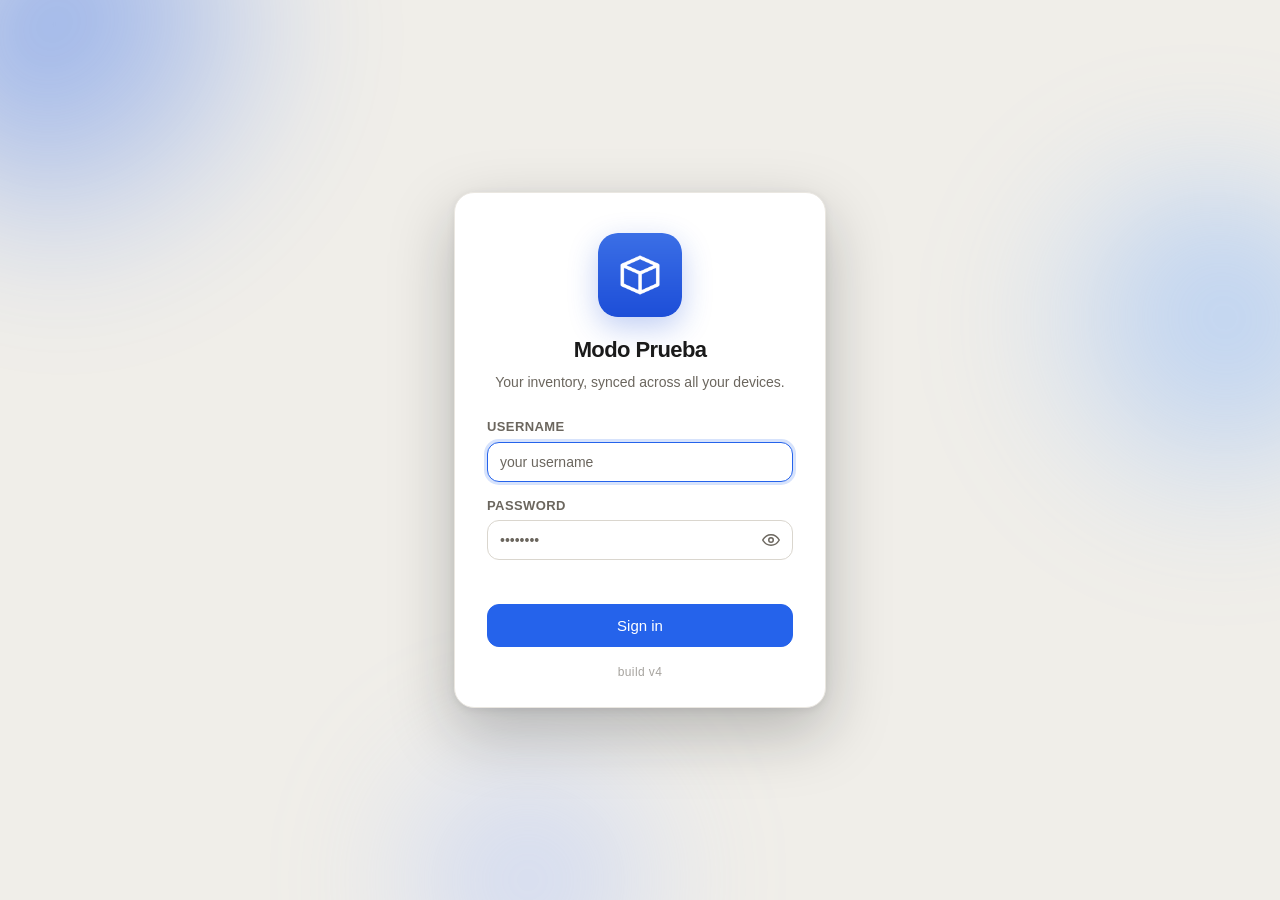
<file: index.html>
<!DOCTYPE html>
<html lang="es">
<head>
<meta charset="UTF-8">
<!-- v100 · Tour de bienvenida (idioma + admin/vendedor) y guía "Cómo usar" (botón ? al pie del menú; el menú queda sólo para el ERP). v96 · Blindaje: el navegador sólo ejecuta código que venga de esta misma app (nada de afuera). -->
<meta http-equiv="Content-Security-Policy" content="default-src 'self'; script-src 'self'; style-src 'self' 'unsafe-inline' https://fonts.googleapis.com; font-src 'self' data: https://fonts.gstatic.com; img-src 'self' data: blob: https:; connect-src 'self' https: http://localhost:8787 http://127.0.0.1:8787; worker-src 'self' blob:; manifest-src 'self'; object-src 'none'; base-uri 'self'; form-action 'self'">
<meta name="referrer" content="strict-origin-when-cross-origin">
<meta name="viewport" content="width=device-width, initial-scale=1.0, viewport-fit=cover">
<meta name="theme-color" content="#1b2430">
<link rel="manifest" href="manifest.json">
<link rel="icon" href="favicon.png" type="image/png">
<link rel="apple-touch-icon" href="apple-touch-icon.png">
<meta name="apple-mobile-web-app-capable" content="yes">
<meta name="mobile-web-app-capable" content="yes">
<meta name="apple-mobile-web-app-status-bar-style" content="black-translucent">
<meta name="apple-mobile-web-app-title" content="Modo Prueba">
<title>Modo Prueba</title>
<link rel="preconnect" href="https://fonts.googleapis.com">
<link rel="preconnect" href="https://fonts.gstatic.com" crossorigin>
<link href="https://fonts.googleapis.com/css2?family=Inter+Tight:wght@400;500;600;700;800;900&family=Spline+Sans+Mono:wght@400;500;600&display=swap" rel="stylesheet">
<script src="js/000-aislar.js"></script>
<script src="config.js"></script>
<script src="js/00a-tema.js"></script>
  <link rel="stylesheet" href="styles.css">
  <link rel="stylesheet" href="configuracion.css">
  <link rel="stylesheet" href="guia.css">
</head>
<body>
<!-- v115 · Pantalla de carga: tapa todo mientras bajan los scripts, así no se ve la app
     vacía antes del login. La saca showLogin()/hideLogin() (js/01-core.js). -->
<div id="bootSplash" class="boot-splash" role="status" aria-label="Loading">
  <img src="icon-512.png" alt="" class="boot-logo" width="84" height="84">
  <span class="boot-bar" aria-hidden="true"><span></span></span>
</div>
<div id="login" class="login-scrim" hidden>
  <div class="login-aurora" aria-hidden="true"><span></span><span></span><span></span></div>
  <div class="login-card">
    <div class="login-logo-wrap"><img src="icon-512.png" alt="" class="login-logo" width="84" height="84"></div>
    <h1>Modo Prueba</h1>
    <p class="login-sub" data-i18n="core.login.sub">Your inventory, synced across all your devices.</p>
    <div class="field"><label for="loginUser" data-i18n="core.login.user">Username</label>
      <input class="inp" id="loginUser" autocomplete="username" autocapitalize="none" spellcheck="false" placeholder="your username" data-i18n-ph="core.login.user.ph"></div>
    <div class="field"><label for="loginPass" data-i18n="core.login.pass">Password</label>
      <div class="pass-wrap">
        <input class="inp" id="loginPass" type="password" autocomplete="current-password" placeholder="••••••••">
        <button type="button" class="pass-toggle" id="loginPassToggle" aria-label="Show password" data-i18n-title="core.login.showpass" data-i18n-aria="core.login.showpass" title="Show password">
          <svg class="eye-on" viewBox="0 0 24 24" fill="none" stroke="currentColor" stroke-width="2" stroke-linecap="round" stroke-linejoin="round" aria-hidden="true"><path d="M1 12s4-7 11-7 11 7 11 7-4 7-11 7-11-7-11-7z"/><circle cx="12" cy="12" r="3"/></svg>
          <svg class="eye-off" viewBox="0 0 24 24" fill="none" stroke="currentColor" stroke-width="2" stroke-linecap="round" stroke-linejoin="round" aria-hidden="true"><path d="M17.94 17.94A10.07 10.07 0 0 1 12 20c-7 0-11-8-11-8a18.45 18.45 0 0 1 5.06-5.94M9.9 4.24A9.12 9.12 0 0 1 12 4c7 0 11 8 11 8a18.5 18.5 0 0 1-2.16 3.19m-6.72-1.07a3 3 0 1 1-4.24-4.24"/><line x1="1" y1="1" x2="23" y2="23"/></svg>
        </button>
      </div>
    </div>
    <div id="loginErr" class="login-err"></div>
    <button class="btn primary login-btn" id="loginBtn" data-i18n="core.login.signin">Sign in</button>
    <p class="login-build">build v4</p>
  </div>
</div>
<div class="topbar" id="topbar">
  <div class="tb-brand">
    <span class="tb-mark" aria-hidden="true">
      <svg viewBox="0 0 24 24" fill="none" stroke="currentColor" stroke-width="2" stroke-linecap="round" stroke-linejoin="round"><path d="M3 7l9-4 9 4v10l-9 4-9-4z"/><path d="M3 7l9 4 9-4M12 11v10"/></svg>
    </span>
    <span class="tb-name">Modo Prueba</span>
  </div>
  <div class="tb-right">
    <button type="button" class="tb-search" data-open-cmdk aria-label="Search" data-i18n-title="cmdk.ph">
      <svg viewBox="0 0 24 24" fill="none" stroke="currentColor" stroke-width="2" stroke-linecap="round" stroke-linejoin="round" aria-hidden="true"><circle cx="11" cy="11" r="7"/><path d="M21 21l-4.3-4.3"/></svg>
      <span class="tb-search-ph" data-i18n="common.search">Search</span>
      <kbd>Ctrl K</kbd>
    </button>
    <span class="tb-user" data-userchip hidden></span>
    <span class="tb-sync" data-syncchip>●</span>
    <div class="lang-switch" role="group" aria-label="Language" data-i18n-title="tb.lang" data-i18n-aria="lang.arialabel">
      <button type="button" class="lang-opt" data-lang-set="en" title="English"><span class="lc">EN</span></button>
      <button type="button" class="lang-opt" data-lang-set="es" title="Español"><span class="lc">ES</span></button>
    </div>
    <button class="theme-switch" data-theme-toggle aria-label="Toggle theme" data-i18n-title="tb.theme" data-i18n-aria="tb.theme" title="Toggle theme">
      <span class="ts-track">
        <span class="ts-hint ts-hint-sun"><svg viewBox="0 0 24 24" fill="none" stroke="currentColor" stroke-width="2" stroke-linecap="round" stroke-linejoin="round" aria-hidden="true"><circle cx="12" cy="12" r="4"/><path d="M12 2v2M12 20v2M4.9 4.9l1.4 1.4M17.7 17.7l1.4 1.4M2 12h2M20 12h2M4.9 19.1l1.4-1.4M17.7 6.3l1.4-1.4"/></svg></span>
        <span class="ts-hint ts-hint-moon"><svg viewBox="0 0 24 24" fill="none" stroke="currentColor" stroke-width="2" stroke-linecap="round" stroke-linejoin="round" aria-hidden="true"><path d="M21 12.8A9 9 0 1 1 11.2 3a7 7 0 0 0 9.8 9.8z"/></svg></span>
        <span class="ts-thumb"><span data-themeicon></span></span>
      </span>
    </button>
  </div>
</div>
<div class="app">
  <aside class="side">
    <div class="brand">
      <img src="icon-192.png" alt="" class="brand-logo" width="34" height="34">
      <h1>Modo Prueba</h1>
    </div>
    <nav class="nav" id="nav">
      <div class="nav-group-title" data-i18n="sec.op">Operations</div>
      <button data-view="dash" data-section="op" class="on"><span class="ico"><svg class="i" viewBox="0 0 24 24" fill="none" stroke="currentColor" stroke-width="2" stroke-linecap="round" stroke-linejoin="round" aria-hidden="true"><rect x="3" y="3" width="7" height="9" rx="1.5"/><rect x="14" y="3" width="7" height="5" rx="1.5"/><rect x="14" y="12" width="7" height="9" rx="1.5"/><rect x="3" y="16" width="7" height="5" rx="1.5"/></svg></span><span data-i18n="nav.dash">Dashboard</span></button>
      <button data-view="ventas" data-section="op"><span class="ico"><svg class="i" viewBox="0 0 24 24" fill="none" stroke="currentColor" stroke-width="2" stroke-linecap="round" stroke-linejoin="round" aria-hidden="true"><circle cx="9" cy="20" r="1.4"/><circle cx="18" cy="20" r="1.4"/><path d="M2 3h2.2l2 12.4a1.6 1.6 0 0 0 1.6 1.3h9.1a1.6 1.6 0 0 0 1.6-1.2L21 8H6"/></svg></span><span data-i18n="nav.ventas">Sales</span></button>
      <button data-view="compras" data-section="op" data-admin-only><span class="ico"><svg class="i" viewBox="0 0 24 24" fill="none" stroke="currentColor" stroke-width="2" stroke-linecap="round" stroke-linejoin="round" aria-hidden="true"><path d="M21 8v11a2 2 0 0 1-2 2H5a2 2 0 0 1-2-2V8"/><path d="M1.5 3.5h21v4.5h-21z"/><path d="M12 11v6.5M9 14.5l3 3 3-3"/></svg></span><span data-i18n="nav.compras">Purchases</span></button>
      <button data-view="mov" data-section="op" data-admin-only><span class="ico"><svg class="i" viewBox="0 0 24 24" fill="none" stroke="currentColor" stroke-width="2" stroke-linecap="round" stroke-linejoin="round" aria-hidden="true"><path d="M7 4v16M7 4 3 8M7 4l4 4"/><path d="M17 20V4M17 20l4-4M17 20l-4-4"/></svg></span><span data-i18n="nav.mov">Movements</span></button>
      <div class="nav-group-title" data-i18n="sec.cat">Catalog</div>
      <button data-view="prod" data-section="cat"><span class="ico"><svg class="i" viewBox="0 0 24 24" fill="none" stroke="currentColor" stroke-width="2" stroke-linecap="round" stroke-linejoin="round" aria-hidden="true"><path d="M21 16V8a2 2 0 0 0-1-1.7l-7-4a2 2 0 0 0-2 0l-7 4A2 2 0 0 0 3 8v8a2 2 0 0 0 1 1.7l7 4a2 2 0 0 0 2 0l7-4A2 2 0 0 0 21 16z"/><path d="M3.3 7 12 12l8.7-5M12 22V12"/></svg></span><span data-i18n="nav.prod">Products</span></button>
      <button data-view="clientes" data-section="cat"><span class="ico"><svg class="i" viewBox="0 0 24 24" fill="none" stroke="currentColor" stroke-width="2" stroke-linecap="round" stroke-linejoin="round" aria-hidden="true"><path d="M17 21v-2a4 4 0 0 0-4-4H6a4 4 0 0 0-4 4v2"/><circle cx="9.5" cy="7" r="4"/><path d="M22 21v-2a4 4 0 0 0-3-3.9"/></svg></span><span data-i18n="nav.clientes">Customers</span></button>
      <div class="nav-group-title" data-admin-only data-i18n="sec.fin">Finance</div>
      <button data-view="resumen" data-section="fin" data-admin-only><span class="ico"><svg class="i" viewBox="0 0 24 24" fill="none" stroke="currentColor" stroke-width="2" stroke-linecap="round" stroke-linejoin="round" aria-hidden="true"><path d="M3 13a9 9 0 0 1 18 0"/><path d="M12 13l4-4"/><path d="M5 19h14"/></svg></span><span data-i18n="nav.resumen">Overview</span></button>
      <button data-view="analisis" data-section="fin" data-admin-only><span class="ico"><svg class="i" viewBox="0 0 24 24" fill="none" stroke="currentColor" stroke-width="2" stroke-linecap="round" stroke-linejoin="round" aria-hidden="true"><path d="M3 3v18h18"/><path d="M7 15l3-4 3 2 4-6"/></svg></span><span data-i18n="nav.analisis">Analysis</span></button>
      <button data-view="pnl" data-section="fin" data-admin-only><span class="ico"><svg class="i" viewBox="0 0 24 24" fill="none" stroke="currentColor" stroke-width="2" stroke-linecap="round" stroke-linejoin="round" aria-hidden="true"><path d="M14 2H6a2 2 0 0 0-2 2v16a2 2 0 0 0 2 2h12a2 2 0 0 0 2-2V8z"/><path d="M14 2v6h6"/><path d="M8.5 17l2.5-3 2 1.5L16 11"/></svg></span><span data-i18n="nav.pnl">P&amp;L</span></button>
      <button data-view="gastos" data-section="fin" data-admin-only><span class="ico"><svg class="i" viewBox="0 0 24 24" fill="none" stroke="currentColor" stroke-width="2" stroke-linecap="round" stroke-linejoin="round" aria-hidden="true"><path d="M3 21h18"/><path d="M5 21V8l7-5 7 5v13"/><path d="M9 21v-6h6v6"/></svg></span><span data-i18n="nav.gastos">Operating expenses</span></button>
      <button data-view="plan" data-section="fin" data-admin-only><span class="ico"><svg class="i" viewBox="0 0 24 24" fill="none" stroke="currentColor" stroke-width="2" stroke-linecap="round" stroke-linejoin="round" aria-hidden="true"><circle cx="12" cy="12" r="9"/><circle cx="12" cy="12" r="5"/><circle cx="12" cy="12" r="1"/></svg></span><span data-i18n="nav.plan">Plan vs actual</span></button>
      <button data-view="inv" data-section="fin" data-admin-only><span class="ico"><svg class="i" viewBox="0 0 24 24" fill="none" stroke="currentColor" stroke-width="2" stroke-linecap="round" stroke-linejoin="round" aria-hidden="true"><path d="M6 3h12l4 6-10 12L2 9z"/><path d="M2 9h20M12 21 8 9l4-6 4 6-4 12"/></svg></span><span data-i18n="nav.inv">Investments</span></button>
      <div class="nav-group-title" data-admin-only data-i18n="sec.dat">Config</div>
      <button data-view="datos" data-section="dat" data-admin-only><span class="ico"><svg class="i" viewBox="0 0 24 24" fill="none" stroke="currentColor" stroke-width="2" stroke-linecap="round" stroke-linejoin="round" aria-hidden="true"><path d="M12 15V3M8 11l4 4 4-4"/><path d="M4 15v4a2 2 0 0 0 2 2h12a2 2 0 0 0 2-2v-4"/></svg></span><span data-i18n="nav.datos">Data</span></button>
      <button data-view="usuarios" data-section="dat" data-admin-only><span class="ico"><svg class="i" viewBox="0 0 24 24" fill="none" stroke="currentColor" stroke-width="2" stroke-linecap="round" stroke-linejoin="round" aria-hidden="true"><circle cx="12" cy="8" r="4"/><path d="M5.5 21a6.5 6.5 0 0 1 13 0"/></svg></span><span data-i18n="nav.usuarios">Users</span></button>
    </nav>
    <div class="foot">
      <div class="side-actions">
        <button class="side-btn" data-open-guide aria-label="How to use" data-i18n-title="nav.guia" data-i18n-aria="nav.guia" title="How to use">
          <svg viewBox="0 0 24 24" fill="none" stroke="currentColor" stroke-width="2" stroke-linecap="round" stroke-linejoin="round" aria-hidden="true"><circle cx="12" cy="12" r="10"/><path d="M9.1 9a3 3 0 0 1 5.8 1c0 2-3 2.5-3 4.5M12 17.5h.01"/></svg>
        </button>
        <button class="side-btn" data-syncside data-syncicon aria-label="Sync" data-i18n-title="tb.sync" data-i18n-aria="tb.sync" title="Sync">
          <svg viewBox="0 0 24 24" fill="none" stroke="currentColor" stroke-width="2" stroke-linecap="round" stroke-linejoin="round" aria-hidden="true">
            <path d="M3 12a9 9 0 0 1 15-6.7L21 8"/><path d="M21 3v5h-5"/>
            <path d="M21 12a9 9 0 0 1-15 6.7L3 16"/><path d="M3 21v-5h5"/>
          </svg>
        </button>
        <button class="side-btn is-logout" data-logout-side aria-label="Sign out" data-i18n-title="tb.logout" data-i18n-aria="tb.logout" title="Sign out">
          <svg viewBox="0 0 24 24" fill="none" stroke="currentColor" stroke-width="2" stroke-linecap="round" stroke-linejoin="round" aria-hidden="true">
            <path d="M9 21H5a2 2 0 0 1-2-2V5a2 2 0 0 1 2-2h4"/><path d="M16 17l5-5-5-5"/><path d="M21 12H9"/>
          </svg>
        </button>
      </div>
    </div>
  </aside>

  <div class="mobtop" id="navMob">
    <img src="icon-192.png" alt="" class="brand-m-logo" width="24" height="24">
    <button data-view="dash" data-section="op" class="on" data-i18n="nav.dash">Dashboard</button>
    <button data-view="resumen" data-section="fin" data-admin-only data-i18n="nav.resumen">Overview</button>
    <button data-view="analisis" data-section="fin" data-admin-only data-i18n="nav.analisis">Analysis</button>
    <button data-view="pnl" data-section="fin" data-admin-only data-i18n="nav.pnl">P&amp;L</button>
    <button data-view="gastos" data-section="fin" data-admin-only data-i18n="nav.gastos.short">Opex</button>
    <button data-view="plan" data-section="fin" data-admin-only data-i18n="nav.plan">Plan vs actual</button>
    <button data-view="prod" data-section="cat" data-i18n="nav.prod">Products</button>
    <button data-view="compras" data-section="op" data-admin-only data-i18n="nav.compras">Purchases</button>
    <button data-view="ventas" data-section="op" data-i18n="nav.ventas">Sales</button>
    <button data-view="clientes" data-section="cat" data-i18n="nav.clientes.short">Cust.</button>
    <button data-view="mov" data-section="op" data-admin-only data-i18n="nav.mov.short">Movem.</button>
    <button data-view="inv" data-section="fin" data-admin-only data-i18n="nav.inv">Investments</button>
    <button data-view="datos" data-section="dat" data-admin-only data-i18n="nav.datos">Data</button>
    <button data-view="usuarios" data-section="dat" data-admin-only data-i18n="nav.usuarios">Users</button>
    <button type="button" class="mob-help" data-open-guide aria-label="How to use" data-i18n-title="nav.guia" data-i18n-aria="nav.guia" title="How to use"><svg class="i" viewBox="0 0 24 24" fill="none" stroke="currentColor" stroke-width="2" stroke-linecap="round" stroke-linejoin="round" aria-hidden="true"><circle cx="12" cy="12" r="10"/><path d="M9.1 9a3 3 0 0 1 5.8 1c0 2-3 2.5-3 4.5M12 17.5h.01"/></svg></button>
    <span class="mob-role" data-rolebadge style="align-self:center;margin-left:auto;font-size:10.5px;font-weight:800;letter-spacing:.4px;white-space:nowrap;padding:3px 8px;border-radius:999px;text-transform:uppercase"></span>
    <span data-syncchip style="align-self:center;font-size:11.5px;font-weight:700;white-space:nowrap;padding-left:8px">●</span>
    <div class="lang-switch mob-lang" role="group" aria-label="Language" data-i18n-title="tb.lang" data-i18n-aria="lang.arialabel" style="align-self:center;margin-left:8px">
      <button type="button" class="lang-opt" data-lang-set="en" title="English"><span class="lc">EN</span></button>
      <button type="button" class="lang-opt" data-lang-set="es" title="Español"><span class="lc">ES</span></button>
    </div>
    <button class="theme-switch mob-theme" data-theme-toggle aria-label="Toggle theme" data-i18n-title="tb.theme" data-i18n-aria="tb.theme" title="Toggle theme" style="align-self:center;margin-left:8px">
      <span class="ts-track">
        <span class="ts-hint ts-hint-sun"><svg viewBox="0 0 24 24" fill="none" stroke="currentColor" stroke-width="2" stroke-linecap="round" stroke-linejoin="round" aria-hidden="true"><circle cx="12" cy="12" r="4"/><path d="M12 2v2M12 20v2M4.9 4.9l1.4 1.4M17.7 17.7l1.4 1.4M2 12h2M20 12h2M4.9 19.1l1.4-1.4M17.7 6.3l1.4-1.4"/></svg></span>
        <span class="ts-hint ts-hint-moon"><svg viewBox="0 0 24 24" fill="none" stroke="currentColor" stroke-width="2" stroke-linecap="round" stroke-linejoin="round" aria-hidden="true"><path d="M21 12.8A9 9 0 1 1 11.2 3a7 7 0 0 0 9.8 9.8z"/></svg></span>
        <span class="ts-thumb"><span data-themeicon></span></span>
      </span>
    </button>
    <button class="mob-logout" data-logout-side aria-label="Sign out" data-i18n-title="tb.logout" data-i18n-aria="tb.logout" title="Sign out" style="align-self:center;margin-left:6px;background:none;border:0;color:var(--nav-ink);padding:6px;border-radius:6px">
      <svg viewBox="0 0 24 24" width="18" height="18" fill="none" stroke="currentColor" stroke-width="2" stroke-linecap="round" stroke-linejoin="round" aria-hidden="true"><path d="M9 21H5a2 2 0 0 1-2-2V5a2 2 0 0 1 2-2h4"/><path d="M16 17l5-5-5-5"/><path d="M21 12H9"/></svg>
    </button>
  </div>

  <!-- v94 · Navegación mobile: tab bar inferior (zona del pulgar) + botón flotante + hoja "Más" -->
  <nav class="tabbar" id="tabbar" data-i18n-aria="nav.main" aria-label="Main navigation">
    <button type="button" class="tab" data-view="dash"><svg class="i" width="22" height="22" viewBox="0 0 24 24" fill="none" stroke="currentColor" stroke-width="2" stroke-linecap="round" stroke-linejoin="round" aria-hidden="true"><rect x="3" y="3" width="7" height="9" rx="1.5"/><rect x="14" y="3" width="7" height="5" rx="1.5"/><rect x="14" y="12" width="7" height="9" rx="1.5"/><rect x="3" y="16" width="7" height="5" rx="1.5"/></svg><span data-i18n="nav.dash"></span></button>
    <button type="button" class="tab" data-view="ventas"><svg class="i" width="22" height="22" viewBox="0 0 24 24" fill="none" stroke="currentColor" stroke-width="2" stroke-linecap="round" stroke-linejoin="round" aria-hidden="true"><circle cx="9" cy="20" r="1.4"/><circle cx="18" cy="20" r="1.4"/><path d="M2 3h2.2l2 12.4a1.6 1.6 0 0 0 1.6 1.3h9.1a1.6 1.6 0 0 0 1.6-1.2L21 8H6"/></svg><span data-i18n="nav.ventas"></span></button>
    <button type="button" class="tab" data-view="prod"><svg class="i" width="22" height="22" viewBox="0 0 24 24" fill="none" stroke="currentColor" stroke-width="2" stroke-linecap="round" stroke-linejoin="round" aria-hidden="true"><path d="M21 16V8a2 2 0 0 0-1-1.7l-7-4a2 2 0 0 0-2 0l-7 4A2 2 0 0 0 3 8v8a2 2 0 0 0 1 1.7l7 4a2 2 0 0 0 2 0l7-4A2 2 0 0 0 21 16z"/><path d="M3.3 7 12 12l8.7-5M12 22V12"/></svg><span data-i18n="nav.prod"></span></button>
    <button type="button" class="tab" data-view="clientes"><svg class="i" width="22" height="22" viewBox="0 0 24 24" fill="none" stroke="currentColor" stroke-width="2" stroke-linecap="round" stroke-linejoin="round" aria-hidden="true"><path d="M17 21v-2a4 4 0 0 0-4-4H6a4 4 0 0 0-4 4v2"/><circle cx="9.5" cy="7" r="4"/><path d="M22 21v-2a4 4 0 0 0-3-3.9"/></svg><span data-i18n="nav.clientes"></span></button>
    <button type="button" class="tab" id="tabMore" aria-haspopup="dialog" aria-expanded="false" aria-controls="moreSheet"><svg class="i" width="22" height="22" viewBox="0 0 24 24" fill="none" stroke="currentColor" stroke-width="2" stroke-linecap="round" stroke-linejoin="round" aria-hidden="true"><circle cx="5" cy="12" r="1.3"/><circle cx="12" cy="12" r="1.3"/><circle cx="19" cy="12" r="1.3"/></svg><span data-i18n="nav.more">More</span></button>
  </nav>
  <button type="button" class="fab" id="fabVenta"><svg viewBox="0 0 24 24" width="20" height="20" fill="none" stroke="currentColor" stroke-width="2.4" stroke-linecap="round" aria-hidden="true"><path d="M12 5v14M5 12h14"/></svg><span data-i18n="dash.newsale">New sale</span></button>
  <div class="ms-scrim" id="moreScrim" hidden></div>
  <div class="more-sheet" id="moreSheet" role="dialog" aria-modal="true" aria-labelledby="moreTitle" hidden>
    <div class="ms-grip" aria-hidden="true"></div>
    <h2 class="ms-title" id="moreTitle" data-i18n="nav.more.title">More sections</h2>
    <div class="ms-group" data-admin-only><div class="ms-gtitle" data-i18n="sec.op"></div><div class="ms-grid">
        <button type="button" class="ms-item" data-view="compras" data-admin-only><svg class="i" width="22" height="22" viewBox="0 0 24 24" fill="none" stroke="currentColor" stroke-width="2" stroke-linecap="round" stroke-linejoin="round" aria-hidden="true"><path d="M21 8v11a2 2 0 0 1-2 2H5a2 2 0 0 1-2-2V8"/><path d="M1.5 3.5h21v4.5h-21z"/><path d="M12 11v6.5M9 14.5l3 3 3-3"/></svg><span data-i18n="nav.compras"></span></button>
        <button type="button" class="ms-item" data-view="mov" data-admin-only><svg class="i" width="22" height="22" viewBox="0 0 24 24" fill="none" stroke="currentColor" stroke-width="2" stroke-linecap="round" stroke-linejoin="round" aria-hidden="true"><path d="M7 4v16M7 4 3 8M7 4l4 4"/><path d="M17 20V4M17 20l4-4M17 20l-4-4"/></svg><span data-i18n="nav.mov"></span></button>
    </div></div>
    <div class="ms-group" data-admin-only><div class="ms-gtitle" data-i18n="sec.fin"></div><div class="ms-grid">
        <button type="button" class="ms-item" data-view="resumen" data-admin-only><svg class="i" width="22" height="22" viewBox="0 0 24 24" fill="none" stroke="currentColor" stroke-width="2" stroke-linecap="round" stroke-linejoin="round" aria-hidden="true"><path d="M3 13a9 9 0 0 1 18 0"/><path d="M12 13l4-4"/><path d="M5 19h14"/></svg><span data-i18n="nav.resumen"></span></button>
        <button type="button" class="ms-item" data-view="analisis" data-admin-only><svg class="i" width="22" height="22" viewBox="0 0 24 24" fill="none" stroke="currentColor" stroke-width="2" stroke-linecap="round" stroke-linejoin="round" aria-hidden="true"><path d="M3 3v18h18"/><path d="M7 15l3-4 3 2 4-6"/></svg><span data-i18n="nav.analisis"></span></button>
        <button type="button" class="ms-item" data-view="pnl" data-admin-only><svg class="i" width="22" height="22" viewBox="0 0 24 24" fill="none" stroke="currentColor" stroke-width="2" stroke-linecap="round" stroke-linejoin="round" aria-hidden="true"><path d="M14 2H6a2 2 0 0 0-2 2v16a2 2 0 0 0 2 2h12a2 2 0 0 0 2-2V8z"/><path d="M14 2v6h6"/><path d="M8.5 17l2.5-3 2 1.5L16 11"/></svg><span data-i18n="nav.pnl"></span></button>
        <button type="button" class="ms-item" data-view="gastos" data-admin-only><svg class="i" width="22" height="22" viewBox="0 0 24 24" fill="none" stroke="currentColor" stroke-width="2" stroke-linecap="round" stroke-linejoin="round" aria-hidden="true"><path d="M3 21h18"/><path d="M5 21V8l7-5 7 5v13"/><path d="M9 21v-6h6v6"/></svg><span data-i18n="nav.gastos"></span></button>
        <button type="button" class="ms-item" data-view="plan" data-admin-only><svg class="i" width="22" height="22" viewBox="0 0 24 24" fill="none" stroke="currentColor" stroke-width="2" stroke-linecap="round" stroke-linejoin="round" aria-hidden="true"><circle cx="12" cy="12" r="9"/><circle cx="12" cy="12" r="5"/><circle cx="12" cy="12" r="1"/></svg><span data-i18n="nav.plan"></span></button>
        <button type="button" class="ms-item" data-view="inv" data-admin-only><svg class="i" width="22" height="22" viewBox="0 0 24 24" fill="none" stroke="currentColor" stroke-width="2" stroke-linecap="round" stroke-linejoin="round" aria-hidden="true"><path d="M6 3h12l4 6-10 12L2 9z"/><path d="M2 9h20M12 21 8 9l4-6 4 6-4 12"/></svg><span data-i18n="nav.inv"></span></button>
    </div></div>
    <div class="ms-group" data-admin-only><div class="ms-gtitle" data-i18n="sec.dat"></div><div class="ms-grid">
        <button type="button" class="ms-item" data-view="datos" data-admin-only><svg class="i" width="22" height="22" viewBox="0 0 24 24" fill="none" stroke="currentColor" stroke-width="2" stroke-linecap="round" stroke-linejoin="round" aria-hidden="true"><path d="M12 15V3M8 11l4 4 4-4"/><path d="M4 15v4a2 2 0 0 0 2 2h12a2 2 0 0 0 2-2v-4"/></svg><span data-i18n="nav.datos"></span></button>
        <button type="button" class="ms-item" data-view="usuarios" data-admin-only><svg class="i" width="22" height="22" viewBox="0 0 24 24" fill="none" stroke="currentColor" stroke-width="2" stroke-linecap="round" stroke-linejoin="round" aria-hidden="true"><circle cx="12" cy="8" r="4"/><path d="M5.5 21a6.5 6.5 0 0 1 13 0"/></svg><span data-i18n="nav.usuarios"></span></button>
    </div></div>
    <div class="ms-group"><div class="ms-gtitle" data-i18n="nav.prefs">Preferences</div>
      <div class="ms-row"><span data-i18n="nav.lang">Language</span>
        <div class="lang-switch" role="group" data-i18n-aria="lang.arialabel" aria-label="Language"><button type="button" class="lang-opt" data-lang-set="en"><span class="lc">EN</span></button><button type="button" class="lang-opt" data-lang-set="es"><span class="lc">ES</span></button></div></div>
      <div class="ms-row"><span data-i18n="nav.theme">Dark mode</span>
        <button class="theme-switch" data-theme-toggle data-i18n-aria="tb.theme" aria-label="Toggle theme"><span class="ts-track">
        <span class="ts-hint ts-hint-sun"><svg viewBox="0 0 24 24" fill="none" stroke="currentColor" stroke-width="2" stroke-linecap="round" stroke-linejoin="round" aria-hidden="true"><circle cx="12" cy="12" r="4"/><path d="M12 2v2M12 20v2M4.9 4.9l1.4 1.4M17.7 17.7l1.4 1.4M2 12h2M20 12h2M4.9 19.1l1.4-1.4M17.7 6.3l1.4-1.4"/></svg></span>
        <span class="ts-hint ts-hint-moon"><svg viewBox="0 0 24 24" fill="none" stroke="currentColor" stroke-width="2" stroke-linecap="round" stroke-linejoin="round" aria-hidden="true"><path d="M21 12.8A9 9 0 1 1 11.2 3a7 7 0 0 0 9.8 9.8z"/></svg></span>
        <span class="ts-thumb"><span data-themeicon></span></span>
      </span></button></div>
      <div class="ms-actions">
        <button type="button" class="btn" data-syncside><svg class="i" viewBox="0 0 24 24" fill="none" stroke="currentColor" stroke-width="2" stroke-linecap="round" stroke-linejoin="round" aria-hidden="true"><path d="M3 12a9 9 0 0 1 15-6.7L21 8"/><path d="M21 3v5h-5"/><path d="M21 12a9 9 0 0 1-15 6.7L3 16"/><path d="M3 21v-5h5"/></svg><span data-i18n="tb.sync">Sync</span></button>
        <button type="button" class="btn danger" data-logout-side><svg class="i" viewBox="0 0 24 24" fill="none" stroke="currentColor" stroke-width="2" stroke-linecap="round" stroke-linejoin="round" aria-hidden="true"><path d="M9 21H5a2 2 0 0 1-2-2V5a2 2 0 0 1 2-2h4"/><path d="M16 17l5-5-5-5"/><path d="M21 12H9"/></svg><span data-i18n="tb.logout">Sign out</span></button>
      </div>
    </div>
  </div>

  <main class="main" id="main"></main>
</div>

<div id="modalRoot"></div>
<div id="toasts" aria-live="polite"></div>

<!-- Librerías guardadas DENTRO de la app (carpeta vendor), ya no se bajan de internet -->
<script src="js/00b-i18n.js"></script>
<script src="js/00d-i18n-fin.js"></script>
<script src="js/00e-i18n-guia.js"></script>
<script src="js/00c-icons.js"></script>
<script src="js/09-compat-select.js"></script>
<script src="js/07-paises.js"></script>
<script src="js/01-core.js"></script>
<script src="js/02-engine.js"></script>
<script src="js/05-metrics.js"></script>
<script src="js/06-fpa.js"></script>
<script src="js/03-router.js"></script>
<script src="js/10-view-dashboard.js"></script>
<script src="js/11-view-analisis.js"></script>
<script src="js/11b-view-pnl.js"></script>
<script src="js/11c-view-resumen.js"></script>
<script src="js/11d-view-plan.js"></script>
<script src="js/11f-view-gastos.js"></script>
<script src="js/11e-drill.js"></script>
<script src="js/12-view-investments.js"></script>
<script src="js/13-view-productos.js"></script>
<script src="js/14-view-documentos.js"></script>
<script src="js/15-view-movimientos.js"></script>
<script src="js/16-view-datos.js"></script>
<script src="js/20-modal-producto.js"></script>
<script src="js/21-modal-documento.js"></script>
<script src="js/17-view-clientes.js"></script>
<script src="js/30-pdf.js"></script>
<script src="js/31-export-pnl.js"></script>
<script src="js/31b-export-pnl-pro.js"></script>
<script src="js/32-importar-pdf.js"></script>
<script src="js/33-ficha-producto.js"></script>
<script src="js/34-datos-io.js"></script>
<script src="js/35-sku-asociados.js"></script>
<script src="js/36-cobros.js"></script>
<script src="js/37-editor.js"></script>
<script src="js/39-stock-grupo.js"></script>
<script src="js/18-papelera.js"></script>
<script src="js/19-view-guia.js"></script>
<script src="js/22-ui-modales.js"></script>
<script src="js/40-field-enhancers.js"></script>
<script src="js/41-mobile-nav.js"></script>
<script src="js/42-moneda.js"></script>
<script src="js/43-seguridad.js"></script>
<script src="js/44-demo.js"></script>
<script src="js/91-onboarding.js"></script>
<script src="js/90-boot.js"></script>
</body>
</html>
</file>
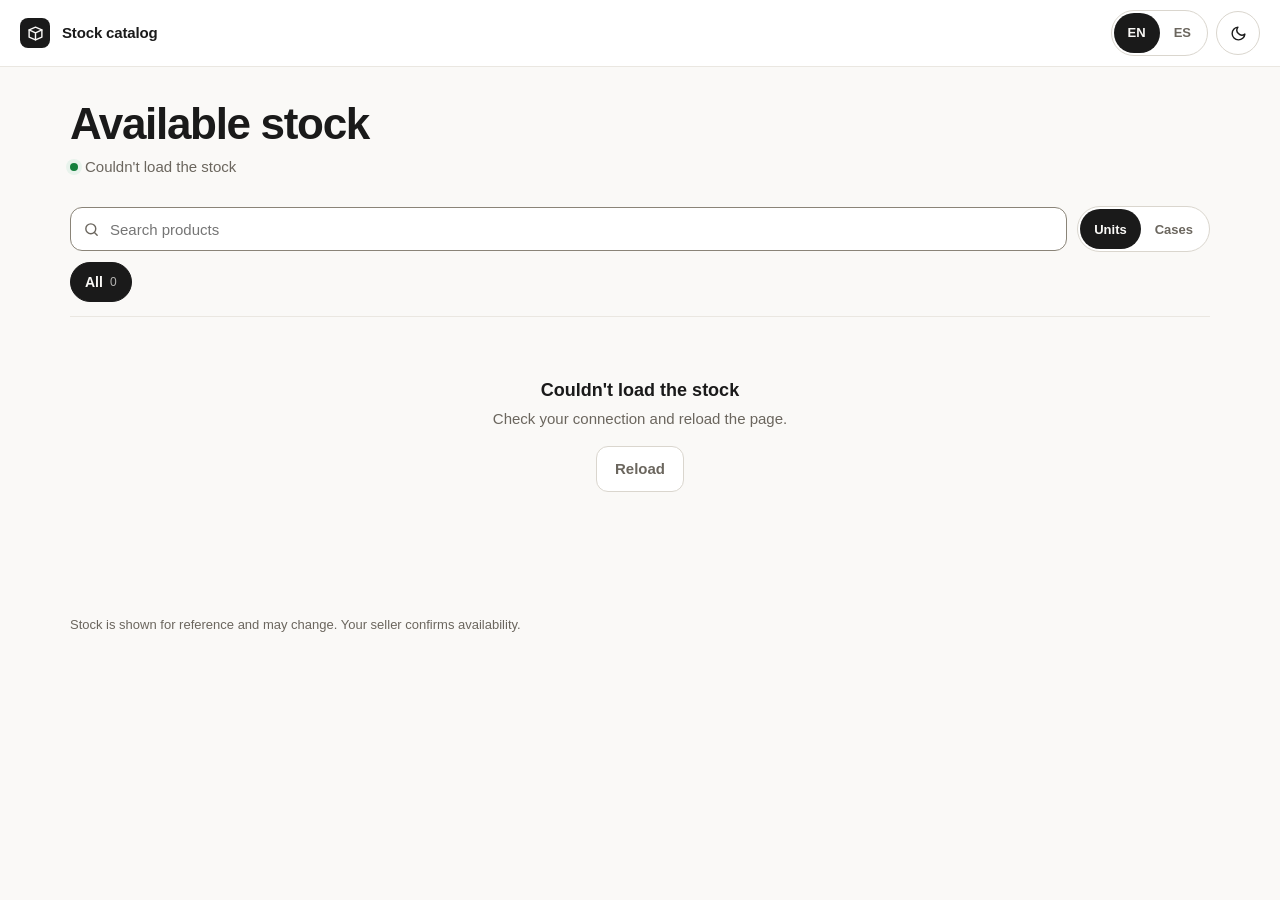
<file: catalog.html>
<!DOCTYPE html>
<html lang="en">
<head>
<meta charset="UTF-8">
<meta http-equiv="Content-Security-Policy" content="default-src 'self'; script-src 'self'; style-src 'self' 'unsafe-inline' https://fonts.googleapis.com; font-src 'self' data: https://fonts.gstatic.com; img-src 'self' data: https:; connect-src 'self' https: http://localhost:8787 http://127.0.0.1:8787; object-src 'none'; base-uri 'self'; form-action 'self'">
<meta name="referrer" content="strict-origin-when-cross-origin">
<meta name="viewport" content="width=device-width, initial-scale=1, viewport-fit=cover">
<meta name="theme-color" content="#faf9f7">
<meta name="robots" content="noindex">
<title>Stock catalog</title>
<link rel="icon" href="favicon.png" type="image/png">
<link rel="apple-touch-icon" href="apple-touch-icon.png">
<link rel="preconnect" href="https://fonts.googleapis.com">
<link rel="preconnect" href="https://fonts.gstatic.com" crossorigin>
<link href="https://fonts.googleapis.com/css2?family=Inter+Tight:wght@400;500;600;700;800&display=swap" rel="stylesheet">
<script src="js/000-aislar.js"></script>
<script src="js/catalogo-tema.js"></script>
<style>
/* ============================================================
   Catálogo público — mismos tokens que la app (styles.css)
   ============================================================ */
:root{
  --paper:#faf9f7; --surface:#fff; --surface-2:#f5f3ef;
  --line:#eae7e1; --line-strong:#dad6ce;
  --text:#1a1a1a; --muted:#6b665e;
  --accent:#2563eb; --accent-ink:#2563eb; --up-bg:#eaf0fc;
  --pos:#15803d; --pos-bg:#e8f3ec;
  --warn-ink:#b45309; --warn-bg:#fcf1e1;
  --radius:16px;
  /* v100 · mismas escalas que la app (styles.css) */
  --r-xs:4px; --r-sm:8px; --r-md:12px; --r-lg:16px; --r-xl:20px; --r-pill:999px;
  --fs-xs:12px; --fs-sm:13px; --fs-md:14px; --fs-base:15px; --fs-lg:16px; --fs-xl:18px; --fs-2xl:22px;
  --accent-fill:#2563eb; --shadow-2:0 12px 32px rgba(17,19,23,.16),0 2px 6px rgba(17,19,23,.08);
  --wa:#0f7a3d;
  --input-border:#8a8478;   /* 3.7:1: se ve dónde escribir (WCAG 1.4.11) */   /* verde WhatsApp legible: 5.4:1 (antes #128c4a = 4.3:1) */
  --sans:"Inter Tight",-apple-system,BlinkMacSystemFont,"Segoe UI","Helvetica Neue",Arial,sans-serif;
  --topbar-bg:#fff;
  --scrim:rgba(20,18,15,.38);
}
:root[data-theme="dark"]{
  --paper:#0f141b; --surface:#161c25; --surface-2:#1d2530;
  --line:#28303c; --line-strong:#38424f;
  --text:#e6e9ee; --muted:#8b93a1;
  --accent:#4d82e8; --accent-ink:#7aa5f0; --up-bg:#17243b;
  --pos:#4ade80; --pos-bg:#16301f;
  --warn-ink:#fbbf24; --warn-bg:#3a2e14;
  --topbar-bg:#12171f;
  --accent-fill:#2f6bdc;   /* blanco encima = 4.9:1 (antes #4d82e8 = 3.7:1) */
  --shadow-2:0 16px 40px rgba(0,0,0,.6),0 2px 8px rgba(0,0,0,.4);
  --wa:#4ade80;
  --input-border:#6b7686;
  --scrim:rgba(0,0,0,.55);
}
*{box-sizing:border-box}
html,body{margin:0;padding:0}
body{font-family:var(--sans);background:var(--paper);color:var(--text);font-size:var(--fs-base);line-height:1.5;-webkit-font-smoothing:antialiased;
  padding-bottom:calc(88px + env(safe-area-inset-bottom,0px))}
button,input,textarea{font:inherit;color:inherit}
button{cursor:pointer}
:focus-visible{outline:2px solid var(--accent);outline-offset:2px;border-radius:var(--r-sm)}
.num{font-variant-numeric:tabular-nums}
small{font-size:max(12px,.8em)}   /* v100: nada por debajo de 12px */

/* ---------- barra superior ---------- */
.topbar{position:sticky;top:0;z-index:30;background:var(--topbar-bg);border-bottom:1px solid var(--line);
  padding:calc(10px + env(safe-area-inset-top,0px)) 20px 10px;display:flex;align-items:center;gap:12px}
.tb-mark{width:30px;height:30px;border-radius:var(--r-sm);background:var(--text);color:var(--paper);display:grid;place-items:center;flex:none}
.tb-mark svg{width:17px;height:17px}
.tb-name{font-weight:700;letter-spacing:-.01em;white-space:nowrap;overflow:hidden;text-overflow:ellipsis}
.tb-right{margin-left:auto;display:flex;gap:8px;align-items:center}
.seg{display:inline-flex;border:1px solid var(--line-strong);border-radius:var(--r-pill);padding:2px;background:var(--surface)}
.seg button{border:0;background:transparent;border-radius:var(--r-pill);padding:0 14px;min-height:40px;font-size:var(--fs-sm);font-weight:600;color:var(--muted)}
.seg button[aria-pressed="true"]{background:var(--text);color:var(--paper)}
.icon-btn{width:44px;height:44px;border-radius:var(--r-pill);border:1px solid var(--line-strong);background:var(--surface);display:grid;place-items:center}
.icon-btn svg{width:17px;height:17px}

/* ---------- encabezado ---------- */
.wrap{max-width:1180px;margin:0 auto;padding:0 20px}
.hero{padding:34px 0 18px}
.hero h1{font-size:clamp(28px,4.6vw,44px);line-height:1.05;letter-spacing:-.03em;margin:0 0 8px;font-weight:800}
.hero p{margin:0;color:var(--muted);max-width:60ch}
.live{display:inline-flex;align-items:center;gap:7px}
.live i{width:8px;height:8px;border-radius:50%;background:var(--pos);box-shadow:0 0 0 4px var(--pos-bg)}

/* ---------- filtros ---------- */
.filters{position:sticky;top:calc(55px + env(safe-area-inset-top,0px));z-index:20;background:var(--paper);padding:10px 0 12px;border-bottom:1px solid var(--line)}
.frow{display:flex;gap:10px;align-items:center;flex-wrap:wrap}
.search{flex:1 1 260px;display:flex;align-items:center;gap:8px;background:var(--surface);border:1px solid var(--input-border);border-radius:var(--r-md);padding:0 12px;height:44px}
.search svg{width:17px;height:17px;color:var(--muted);flex:none}
.search input{border:0;outline:0;background:transparent;width:100%;height:100%}
.chips{display:flex;gap:6px;overflow-x:auto;scrollbar-width:none;margin-top:10px;padding-bottom:2px}
.chips::-webkit-scrollbar{display:none}
.chip{flex:none;border:1px solid var(--line-strong);background:var(--surface);border-radius:var(--r-pill);padding:6px 14px;min-height:40px;font-size:var(--fs-md);font-weight:600;display:flex;gap:7px;align-items:center}
.chip small{color:var(--muted);font-weight:500}
.chip[aria-pressed="true"]{background:var(--text);color:var(--paper);border-color:var(--text)}
.chip[aria-pressed="true"] small{color:inherit;opacity:.7}
.chip .dot{width:9px;height:9px;border-radius:50%}

/* ---------- grilla por juego ---------- */
.group{margin-top:28px}
.group h2{font-size:var(--fs-xl);letter-spacing:-.02em;margin:0 0 12px;display:flex;align-items:baseline;gap:10px}
.group h2 small{font-size:var(--fs-md);color:var(--muted);font-weight:500}
.grid{display:grid;grid-template-columns:repeat(auto-fill,minmax(220px,1fr));gap:14px}
@media (max-width:700px){ .filters{position:static} }
@media (max-width:520px){ .grid{grid-template-columns:1fr 1fr;gap:10px} .wrap{padding:0 14px} .topbar{padding-left:14px;padding-right:14px} }

.tile{background:var(--surface);border:1px solid var(--line);border-radius:var(--r-lg);overflow:hidden;display:flex;flex-direction:column}
.tile.in-cart{border-color:var(--accent);box-shadow:0 0 0 1px var(--accent)}
.media{aspect-ratio:5/4;position:relative;background:var(--surface-2);overflow:hidden}
.media img{width:100%;height:100%;object-fit:contain;display:block;padding:10px}
.ph{position:absolute;inset:0;display:flex;align-items:flex-end;padding:14px;color:var(--ph-fg);background:var(--ph-bg)}
.ph svg{position:absolute;right:-18px;top:-10px;width:78%;height:auto;opacity:.22}
.ph span{position:relative;font-weight:800;font-size:clamp(26px,3.4vw,36px);line-height:1;letter-spacing:-.03em;max-width:85%;overflow-wrap:anywhere}
.badges{position:absolute;left:10px;top:10px;display:flex;gap:5px;flex-wrap:wrap}
.badge{font-size:var(--fs-xs);font-weight:700;padding:2px 8px;border-radius:var(--r-pill);background:var(--surface);color:var(--text);border:1px solid var(--line-strong)}
.badge.soon{background:var(--warn-bg);color:var(--warn-ink);border-color:transparent}
.body{padding:11px 12px 12px;display:flex;flex-direction:column;gap:8px;flex:1}
.name{font-weight:600;font-size:var(--fs-md);line-height:1.3;display:-webkit-box;-webkit-line-clamp:3;-webkit-box-orient:vertical;overflow:hidden;min-height:3.9em}
.stock{font-size:var(--fs-md);color:var(--muted);display:flex;flex-direction:column;gap:1px}
.stock b{color:var(--text);font-weight:700}
.stock .tr{color:var(--warn-ink)}
.stock .lim{font-size:var(--fs-xs);color:var(--muted);font-weight:600}
/* v92: en tránsito → foto apagada + franja cruzada */
.media.is-soon img,.media.is-soon .ph{filter:grayscale(.9) opacity(.45)}
.ribbon{position:absolute;left:-25%;right:-25%;top:50%;transform:translateY(-50%) rotate(-14deg);
  background:#f59e0b;color:#1a1a1a;text-align:center;font-weight:800;font-size:clamp(13px,1.6vw,16px);letter-spacing:.14em;text-transform:uppercase;
  padding:8px 0;box-shadow:0 4px 14px rgba(0,0,0,.18);pointer-events:none}
.tile.soon .name{opacity:.75}
.add:disabled{opacity:.6;cursor:not-allowed;border-style:dashed}
.stepper button:disabled,.mini-step button:disabled{opacity:.35;cursor:not-allowed}
.stock small{font-size:var(--fs-xs)}
.add{margin-top:auto;height:38px;border-radius:var(--r-md);border:1px solid var(--line-strong);background:var(--surface);font-weight:600;font-size:var(--fs-md)}
.add:hover{border-color:var(--text)}
.stepper{margin-top:auto;height:44px;display:grid;grid-template-columns:44px 1fr 44px;border-radius:var(--r-md);background:var(--up-bg);color:var(--accent-ink);overflow:hidden}
.stepper button{border:0;background:transparent;font-size:var(--fs-xl);font-weight:600;color:inherit}
.stepper input{border:0;background:transparent;text-align:center;font-weight:700;width:100%;min-width:0;outline:0;color:inherit}
.unit-hint{font-size:var(--fs-xs);color:var(--muted);text-align:center;margin-top:-3px}
.over{font-size:var(--fs-xs);color:var(--warn-ink)}

.empty{padding:60px 0;text-align:center;color:var(--muted)}
.empty strong{display:block;color:var(--text);font-size:var(--fs-xl);margin-bottom:4px}
.skel{height:340px;border-radius:var(--r-lg);background:linear-gradient(90deg,var(--surface-2),var(--surface),var(--surface-2));background-size:200% 100%;animation:sk 1.3s infinite}
@keyframes sk{to{background-position:-200% 0}}

/* ---------- barra de pedido (abajo) ---------- */
.cartbar{position:fixed;left:0;right:0;bottom:0;z-index:40;padding:10px 16px calc(10px + env(safe-area-inset-bottom,0px));
  pointer-events:none;display:flex;justify-content:center}
.cartbar button{pointer-events:auto;display:flex;align-items:center;gap:12px;background:var(--text);color:var(--paper);border:0;border-radius:var(--r-pill);
  padding:12px 14px 12px 20px;font-weight:600;font-size:var(--fs-base);box-shadow:0 10px 30px rgba(0,0,0,.18);transform:translateY(0);transition:transform .2s}
.cartbar button[hidden]{display:none}
.cartbar .count{background:var(--accent);color:#fff;border-radius:var(--r-pill);padding:1px 10px;font-weight:700}

/* ---------- panel del pedido ---------- */
.scrim{position:fixed;inset:0;background:var(--scrim);z-index:50;opacity:0;pointer-events:none;transition:opacity .2s}
.scrim.open{opacity:1;pointer-events:auto}
.sheet{position:fixed;z-index:60;background:var(--surface);display:flex;flex-direction:column;transition:transform .25s ease;
  right:0;top:0;bottom:0;width:min(440px,100%);transform:translateX(100%);border-left:1px solid var(--line)}
.sheet.open{transform:none}
@media (max-width:640px){
  .sheet{left:0;right:0;top:auto;width:100%;max-height:88vh;border-radius:var(--r-xl) var(--r-xl) 0 0;transform:translateY(100%);border-left:0}
}
.sh-head{display:flex;align-items:center;gap:10px;padding:16px 18px;border-bottom:1px solid var(--line)}
.sh-head h3{margin:0;font-size:var(--fs-xl);letter-spacing:-.01em}
.sh-head .icon-btn{margin-left:auto}
.sh-body{overflow:auto;padding:6px 18px 12px;flex:1}
.line{display:grid;grid-template-columns:1fr auto;gap:6px 12px;padding:12px 0;border-bottom:1px solid var(--line)}
.line .ln{font-weight:600;font-size:var(--fs-md);line-height:1.3}
.line .lg{font-size:var(--fs-sm);color:var(--muted)}
.line .ctrl{display:flex;align-items:center;gap:6px;grid-column:1/3}
.mini-step{display:inline-grid;grid-template-columns:40px 48px 40px;height:40px;border:1px solid var(--line-strong);border-radius:var(--r-sm);overflow:hidden}
.mini-step button{border:0;background:var(--surface-2);font-weight:600}
.mini-step input{border:0;text-align:center;font-weight:700;background:var(--surface);min-width:0;outline:0}
.seg.sm button{padding:3px 9px;font-size:var(--fs-sm)}
.rm{margin-left:auto;border:0;background:transparent;color:var(--muted);font-size:var(--fs-sm);text-decoration:underline;text-underline-offset:2px}
.field{margin-top:14px}
.field label{display:block;font-size:var(--fs-sm);font-weight:600;margin-bottom:5px}
.field input,.field textarea{width:100%;border:1px solid var(--line-strong);border-radius:var(--r-md);background:var(--surface);padding:9px 11px;outline:0}
.field textarea{min-height:64px;resize:vertical}
.preview{margin-top:14px;background:var(--surface-2);border-radius:var(--r-md);padding:12px 14px;font-size:var(--fs-sm);white-space:pre-wrap;color:var(--muted);max-height:170px;overflow:auto}
.sh-foot{border-top:1px solid var(--line);padding:14px 18px calc(14px + env(safe-area-inset-bottom,0px));display:flex;flex-direction:column;gap:9px}
.sh-foot p{margin:0 0 2px;font-size:var(--fs-md);color:var(--muted)}
.btn{height:46px;border-radius:var(--r-md);border:1px solid var(--line-strong);background:var(--surface);font-weight:600;display:flex;align-items:center;justify-content:center;gap:8px}
.btn svg{width:18px;height:18px}
.btn.primary{background:var(--accent-fill);border-color:var(--accent-fill);color:#fff}
.btn-row{display:grid;grid-template-columns:1fr 1fr;gap:9px}
.btn.wa{color:var(--wa)}
.clear{align-self:center;border:0;background:transparent;color:var(--muted);font-size:var(--fs-sm);text-decoration:underline;text-underline-offset:2px;padding:0 12px;min-height:44px}

.toast{position:fixed;left:50%;bottom:calc(84px + env(safe-area-inset-bottom,0px));transform:translate(-50%,20px);background:var(--text);color:var(--paper);
  padding:10px 16px;border-radius:var(--r-md);font-size:var(--fs-md);font-weight:600;opacity:0;transition:all .2s;z-index:80;pointer-events:none;max-width:90vw;text-align:center}
.toast.show{opacity:1;transform:translate(-50%,0)}
footer{margin:48px 0 20px;color:var(--muted);font-size:var(--fs-sm)}

@media (prefers-reduced-motion:reduce){ *{transition:none!important;animation:none!important} }
</style>
</head>
<body>

<header class="topbar">
  <span class="tb-mark" aria-hidden="true"><svg viewBox="0 0 24 24" fill="none" stroke="currentColor" stroke-width="2" stroke-linecap="round" stroke-linejoin="round"><path d="M3 7l9-4 9 4v10l-9 4-9-4z"/><path d="M3 7l9 4 9-4M12 11v10"/></svg></span>
  <span class="tb-name" id="tbName">Stock catalog</span>
  <div class="tb-right">
    <div class="seg" role="group" aria-label="Language">
      <button type="button" data-lang="en">EN</button><button type="button" data-lang="es">ES</button>
    </div>
    <button class="icon-btn" id="themeBtn" type="button" aria-label="Toggle theme">
      <svg viewBox="0 0 24 24" fill="none" stroke="currentColor" stroke-width="2" stroke-linecap="round" stroke-linejoin="round"><path d="M21 12.8A9 9 0 1 1 11.2 3a7 7 0 0 0 9.8 9.8z"/></svg>
    </button>
  </div>
</header>

<main class="wrap">
  <section class="hero">
    <h1 id="heroTitle">Available stock</h1>
    <p><span class="live"><i aria-hidden="true"></i><span id="heroSub">Loading…</span></span></p>
  </section>

  <div class="filters">
    <div class="frow">
      <label class="search">
        <svg viewBox="0 0 24 24" fill="none" stroke="currentColor" stroke-width="2" stroke-linecap="round"><circle cx="11" cy="11" r="7"/><path d="M20 20l-3.5-3.5"/></svg>
        <input id="q" type="search" autocomplete="off" placeholder="Search products">
      </label>
      <div class="seg" role="group" id="viewSeg">
        <button type="button" data-view="units">Units</button><button type="button" data-view="cases">Cases</button>
      </div>
    </div>
    <div class="chips" id="chips" role="group"></div>
  </div>

  <div id="list" aria-live="polite"></div>
  <footer id="foot"></footer>
</main>

<div class="cartbar"><button type="button" id="cartBtn" hidden><span id="cartBtnTxt">Review order</span><span class="count num" id="cartCount">0</span></button></div>

<div class="scrim" id="scrim"></div>
<aside class="sheet" id="sheet" role="dialog" aria-modal="true" aria-labelledby="shTitle" aria-hidden="true">
  <div class="sh-head">
    <h3 id="shTitle">Your order</h3>
    <button class="icon-btn" id="shClose" type="button" aria-label="Close"><svg viewBox="0 0 24 24" fill="none" stroke="currentColor" stroke-width="2" stroke-linecap="round"><path d="M6 6l12 12M18 6L6 18"/></svg></button>
  </div>
  <div class="sh-body" id="shBody"></div>
  <div class="sh-foot" id="shFoot">
    <p id="ctaHint">Copy this and send it to your seller.</p>
    <button class="btn primary" id="copyBtn" type="button">
      <svg viewBox="0 0 24 24" fill="none" stroke="currentColor" stroke-width="2" stroke-linecap="round" stroke-linejoin="round"><rect x="9" y="9" width="12" height="12" rx="2"/><path d="M5 15V5a2 2 0 0 1 2-2h10"/></svg>
      <span id="copyTxt">Copy order</span>
    </button>
    <div class="btn-row">
      <button class="btn wa" id="waBtn" type="button">
        <svg viewBox="0 0 24 24" fill="currentColor"><path d="M12 2a10 10 0 0 0-8.6 15.1L2 22l5-1.3A10 10 0 1 0 12 2zm0 18.2a8.2 8.2 0 0 1-4.2-1.2l-.3-.2-3 .8.8-2.9-.2-.3A8.2 8.2 0 1 1 12 20.2zm4.5-6.1c-.2-.1-1.5-.7-1.7-.8s-.4-.1-.6.1-.7.8-.8 1-.3.2-.5.1a6.7 6.7 0 0 1-3.3-2.9c-.3-.4.2-.4.7-1.3.1-.2 0-.3 0-.4l-.8-1.8c-.2-.5-.4-.4-.6-.4h-.5a1 1 0 0 0-.7.3 3 3 0 0 0-.9 2.2 5.1 5.1 0 0 0 1.1 2.7 11.6 11.6 0 0 0 4.4 3.9c1.6.7 2.3.8 3.1.6a2.7 2.7 0 0 0 1.8-1.2 2.2 2.2 0 0 0 .1-1.3c0-.1-.2-.2-.4-.3z"/></svg>
        WhatsApp
      </button>
      <button class="btn" id="mailBtn" type="button">
        <svg viewBox="0 0 24 24" fill="none" stroke="currentColor" stroke-width="2" stroke-linecap="round" stroke-linejoin="round"><rect x="3" y="5" width="18" height="14" rx="2"/><path d="M3 7l9 6 9-6"/></svg>
        <span id="mailTxt">Email</span>
      </button>
    </div>
    <button class="clear" id="clearBtn" type="button">Clear order</button>
  </div>
</aside>

<div class="toast" id="toast" role="status"></div>

<script src="config.js"></script>
<script src="js/catalogo.js"></script>
</body>
</html>
</file>
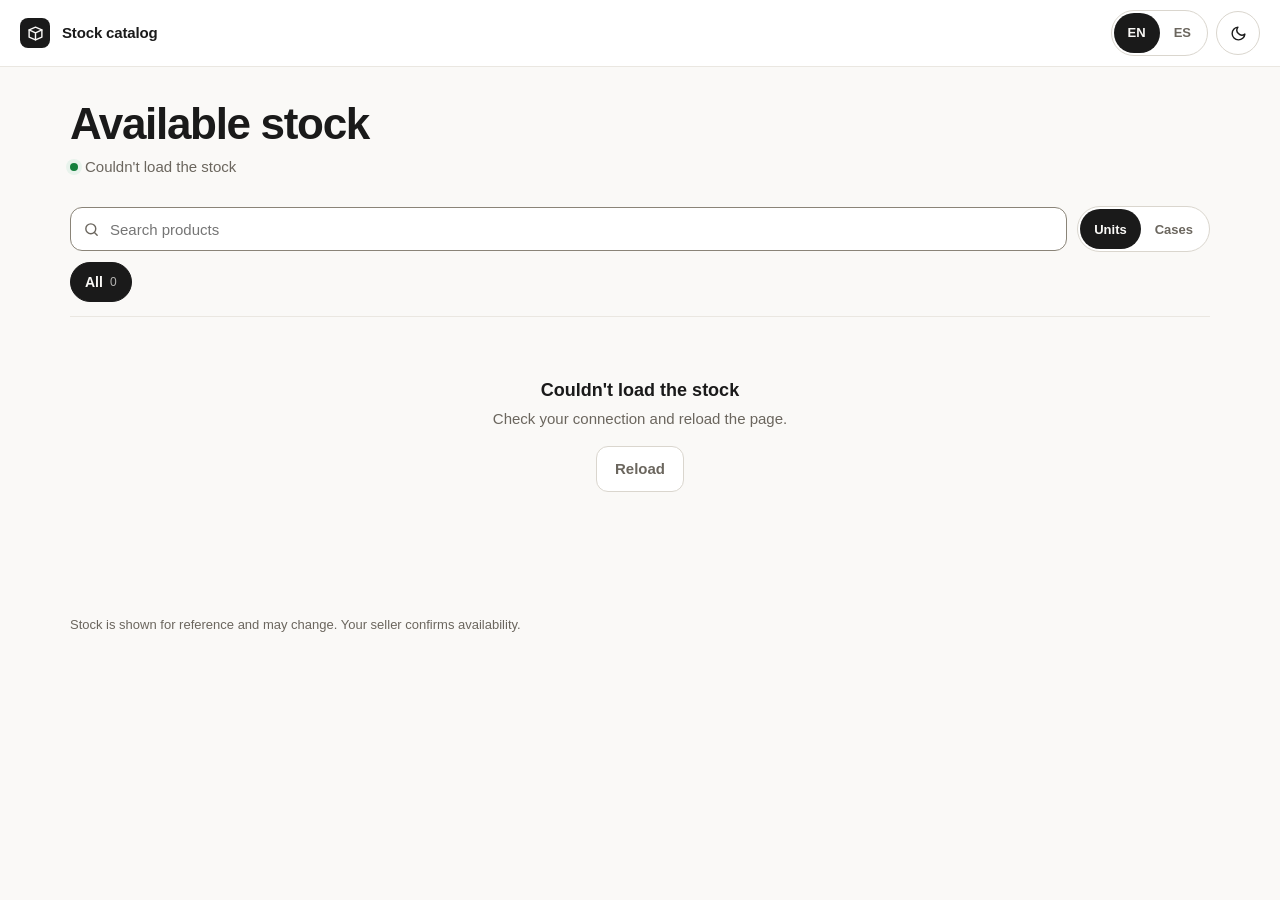
<file: catalogo.html>
<!DOCTYPE html>
<html lang="en">
<head>
<meta charset="UTF-8">
<!-- v129: el catálogo ahora vive en catalog.html. Esta página sólo redirige los links viejos. -->
<meta http-equiv="Content-Security-Policy" content="default-src 'self'; script-src 'self'; style-src 'self' 'unsafe-inline'; img-src 'self' data:; object-src 'none'; base-uri 'self'; form-action 'self'">
<meta name="viewport" content="width=device-width, initial-scale=1">
<meta name="robots" content="noindex">
<meta http-equiv="refresh" content="0; url=catalog.html">
<link rel="canonical" href="catalog.html">
<title>Stock catalog</title>
<link rel="icon" href="favicon.png" type="image/png">
<script src="js/catalogo-redirect.js"></script>
</head>
<body style="font-family:-apple-system,BlinkMacSystemFont,'Segoe UI',Arial,sans-serif;padding:24px">
<p>The catalog has moved. <a href="catalog.html">Open the catalog</a>.</p>
</body>
</html>
</file>
<file: styles.css>
/* ======================================================================
   ÍNDICE DE styles.css  (v100)   — buscá el título con Ctrl+F
   ----------------------------------------------------------------------
   1. Tokens (:root claro y oscuro) ........ "SISTEMA DE DISEÑO"
   2. Base, layout, barra superior, sidebar  "Layout"
   3. Componentes: botones, cards/KPIs, tablas, formularios, modal, toast
   4. Vistas: análisis, login, calendario, movimientos, compras, ventas,
      plan del mes, gastos, vista de documento
   5. Mobile (≤860px) ...................... "v94 · MOBILE"
   6. Accesibilidad ........................ "v97 · Accesibilidad"
   7. Sistema de diseño + utilidades u-* ... "v98 · Sistema de diseño"
   8. Clases semánticas .................... "v100 · Clases semánticas"
   Regla: los bloques 5–8 van AL FINAL a propósito (tienen que ganarle a lo
   anterior). Colores, tamaños, radios y sombras: SIEMPRE con tokens.
   ====================================================================== */
  :root{
    --ink:#1a1a1a;
    --ink-soft:#3a362f;
    --paper:#faf9f7;
    --surface:#ffffff;
    --surface-2:#f5f3ef;
    --line:#eae7e1;
    --line-strong:#dad6ce;
    --accent:#2563eb;
    --metric2:var(--chart-2);   /* color de la métrica "unidades" en Análisis (teal) */
    --accent-ink:#2563eb;
    /* v97: rellenos con texto blanco y tintas de texto separados (AA en ambos temas) */
    --accent-fill:#2563eb;        /* blanco encima = 5.17:1 */
    --accent-fill-hover:#1d4ed8;  /* 6.70:1 */
    --up-ink:#1d4ed8; --down-ink:#b91c1c;
    --input-border:#8a8478;       /* 3.72:1 sobre blanco (WCAG 1.4.11 pide 3:1) */
    --up:#2563eb;
    --up-bg:#eaf0fc;
    --down:#dc2626;
    --down-bg:#fbecec;
    --alert:#dc2626;
    --alert-bg:#fbecec;
    --muted:#6b665e;   /* antes #7a756c: no llegaba a 4.5:1 sobre surface-2 en labels chicos */
    /* Semántica financiera: positivo/negativo/atención separados del azul de marca.
       --up sigue siendo el azul de acciones (botón de compra, sync) para no romper nada. */
    --pos:#15803d; --pos-bg:#e8f3ec;
    --neg:#b91c1c; --neg-bg:#fbecec;
    --warn-ink:#b45309; --warn-bg:#fcf1e1;
    --warn-text:#92400e;   /* v99: texto ámbar sobre --warn-bg (6.3:1) */
    --series-sales:var(--chart-1); --series-purch:var(--chart-3);
    --bar-sub:#3d3a35;
    --text:#1a1a1a;
    --radius:var(--r-lg);
    /* ================= v98 · SISTEMA DE DISEÑO =================
       Usá SIEMPRE estos tokens; no valores sueltos.
       Radios (regla: el de adentro es más chico que el de afuera)
         xs  4  → etiquetas, SKU, barritas          sm  8  → botones, campos, chips cuadrados
         md 12  → cajas internas, popovers           lg 16  → cards, paneles, modales
         xl 20  → hojas y botón flotante (mobile)    pill   → chips redondos, pills
       Tipografía (nada por debajo de 12px)
         xs 12 caption/labels · sm 13 tablas densas · md 14 controles · base 15 cuerpo
         lg 16 campos mobile/destacados · xl 18 títulos de card/modal · 2xl 22 · 3xl 26 títulos de página · 4xl 32
       Pesos: 400 regular · 500 medium · 600 semibold · 700 bold · 800 display (KPIs, marca)
       Elevación: 1 cards · 2 popovers/menús/toasts · 3 modales/hojas/login
       Espaciado (múltiplos de 4): 4 · 8 · 12 · 16 · 20 · 24 · 32 */
    --r-xs:4px; --r-sm:8px; --r-md:12px; --r-lg:16px; --r-xl:20px; --r-pill:999px;
    --fs-xs:12px; --fs-sm:13px; --fs-md:14px; --fs-base:15px; --fs-lg:16px;
    --fs-xl:18px; --fs-2xl:22px; --fs-3xl:26px; --fs-4xl:32px;
    --sp-1:4px; --sp-2:8px; --sp-3:12px; --sp-4:16px; --sp-5:20px; --sp-6:24px; --sp-8:32px;
    --shadow-1:0 1px 2px rgba(26,26,26,.05),0 2px 8px rgba(26,26,26,.05);
    --shadow-2:0 12px 32px rgba(17,19,23,.16),0 2px 6px rgba(17,19,23,.08);
    --shadow-3:0 24px 64px rgba(17,19,23,.26),0 2px 8px rgba(17,19,23,.08);
    /* Gráficos: paleta propia, separada del azul de marca/CTA */
    --chart-1:#4f46e5;  /* serie principal (ventas) — índigo */
    --chart-2:#0d9488;  /* unidades — teal */
    --chart-3:#857a6b;  /* compras — gris cálido */
    --mono:"Spline Sans Mono",ui-monospace,"SF Mono","Menlo","Consolas",monospace;
    --sans:"Inter Tight",-apple-system,BlinkMacSystemFont,"Segoe UI","Helvetica Neue",Arial,sans-serif;
    --shadow:var(--shadow-1);   /* alias histórico */
    --side-bg:#f3f1ed;
    --side-hover:#e9e6df;
    --nav-ink:#5a554c;
    --topbar-bg:#ffffff;
    --login-bg:#f0eee9; --topbar-h:54px;}
  :root[data-theme="dark"]{
    --ink:#0b0e13;
    --paper:#0f141b;
    --surface:#161c25;
    --surface-2:#1d2530;
    --line:#28303c;
    --line-strong:#38424f;
    --accent:#4d82e8;
    --accent-ink:#7aa5f0;
    --accent-fill:#2f6bdc;        /* blanco encima = 4.93:1 (antes #4d82e8 = 3.7:1) */
    --accent-fill-hover:#2558c4;
    --up-ink:#7aa5f0; --down-ink:#f87171;
    --input-border:#6b7686;       /* 3.72:1 sobre surface */
    --up:#4d82e8;
    --up-bg:#17243b;
    --down:#f16a68;
    --down-bg:#3a1e1e;
    --alert:#f16a68;
    --alert-bg:#3a1e1e;
    --muted:#8b93a1;
    --pos:#4ade80; --pos-bg:#16301f;
    --neg:#f87171; --neg-bg:#3a1e1e;
    --warn-ink:#fbbf24; --warn-bg:#3a2e14;
    --warn-text:#fbbf24;
    --chart-1:#818cf8; --chart-2:#2bb3a3; --chart-3:#a79d8f;
    --series-sales:var(--chart-1); --series-purch:var(--chart-3);
    --shadow-1:0 1px 2px rgba(0,0,0,.35);
    --shadow-2:0 16px 40px rgba(0,0,0,.6),0 2px 8px rgba(0,0,0,.4);
    --shadow-3:0 24px 64px rgba(0,0,0,.65),0 2px 8px rgba(0,0,0,.4);
    --bar-sub:#aab2bf;
    --text:#e6e9ee;
    --shadow:0 1px 2px rgba(0,0,0,.45);
    --side-bg:#12171f;
    --side-hover:#1d2530;
    --nav-ink:#c2c9d4;
    --topbar-bg:#12171f;
    --login-bg:#0b0f15;
  }
  :root[data-theme="dark"] .banner.warn{color:#f3b3b3;border-color:#5a2b2b}
  :root[data-theme="dark"] .banner.ok{color:var(--accent-ink);border-color:#264a6e}
  :root[data-theme="dark"] .login-card .inp{background:var(--surface-2)}
  :root[data-theme="dark"] .login-build{color:#5b6472}
  /* v98: sombra en oscuro vía tokens */
  *{box-sizing:border-box}
  html,body{margin:0;padding:0}
  body{
    font-family:var(--sans);
    background:var(--paper);
    color:var(--text);
    font-size:var(--fs-base);
    line-height:1.5;
    -webkit-font-smoothing:antialiased;
  }
  .num{font-family:var(--sans);font-variant-numeric:tabular-nums;font-feature-settings:"tnum" 1}  /* v98: SKU sigue en mono */
  button{font-family:inherit;cursor:pointer}
  input,select,textarea{font-family:inherit;font-size:var(--fs-md);color:var(--text)}
  input::placeholder,textarea::placeholder{color:var(--muted);opacity:1}
  :root[data-theme="dark"] input[type="date"]::-webkit-calendar-picker-indicator{filter:invert(1) opacity(.7)}
  input:focus-visible,select:focus-visible,button:focus-visible{
    outline:2px solid var(--accent);outline-offset:2px;
  }

  /* ---------- Layout ---------- */
  
  .app{display:grid;grid-template-columns:232px minmax(0,1fr);min-height:100vh;padding-top:var(--topbar-h)}   /* minmax(0,…): el contenido ancho (tablas, filtros) scrollea adentro en vez de estirar toda la página */
  .side{
    background:var(--side-bg);color:var(--muted);padding:22px 16px;
    display:flex;flex-direction:column;gap:4px;position:sticky;top:var(--topbar-h);height:calc(100vh - var(--topbar-h));border-right:1px solid var(--line-strong); overflow:hidden;}

  /* ---------- Barra superior transparente (glass), scrollea por detrás ---------- */
  .topbar{
    position:fixed;top:0;left:0;right:0;height:var(--topbar-h);z-index:44;
    display:flex;align-items:center;justify-content:space-between;
    padding:0 22px 0 18px;
    background:transparent;border-bottom:1px solid transparent;
    -webkit-backdrop-filter:blur(12px) saturate(1.15);backdrop-filter:blur(12px) saturate(1.15);
    transition:background .2s,border-color .2s;
  }
  .topbar.scrolled{ background:color-mix(in srgb, var(--paper) 72%, transparent); border-bottom-color:var(--line) }
  @supports not (background:color-mix(in srgb, red, blue)){ .topbar.scrolled{ background:var(--topbar-bg) } }
  .topbar .tb-brand{display:flex;align-items:center;gap:9px;min-width:0}
  .topbar .tb-mark{width:27px;height:27px;border-radius:var(--r-sm);flex-shrink:0;display:flex;align-items:center;justify-content:center;background:var(--accent-fill);color:#fff;box-shadow:0 2px 8px rgba(29,78,216,.28)}
  .topbar .tb-mark svg{width:15px;height:15px}
  .topbar .tb-name{font-size:var(--fs-base);font-weight:800;color:var(--text);letter-spacing:-.4px;white-space:nowrap}
  .topbar .tb-right{display:flex;align-items:center;gap:14px}
  .topbar .tb-sync{font-size:var(--fs-xs);font-weight:700;white-space:nowrap}
  @media (max-width:860px){ .topbar{display:none} }
  .brand{display:none}
  .brand-logo{border-radius:var(--r-sm);flex-shrink:0;box-shadow:0 2px 8px rgba(17,19,23,.14)}
  .brand h1{font-size:var(--fs-base);font-weight:800;color:var(--text);margin:0;letter-spacing:-.4px}
  .side-actions{display:flex;flex-direction:column;gap:6px;margin-top:14px;align-items:flex-start}
  .side-btn{
    display:inline-flex;align-items:center;justify-content:center;
    width:34px;height:34px;padding:0;border-radius:var(--r-sm);
    background:none;border:1px solid transparent;color:var(--muted);
    transition:color .12s,background .12s,border-color .12s;
  }
  .side-btn:hover{color:var(--text);background:var(--side-hover);border-color:var(--line)}
  .side-btn.is-logout:hover{color:var(--down);border-color:var(--line-strong)}
  .side-btn svg{width:17px;height:17px;display:block}
  @keyframes side-spin{to{transform:rotate(360deg)}}
  .side-btn.spin svg{animation:side-spin .8s linear infinite;transform-origin:center}

  /* ---------- Switch de tema (deslizable, arriba a la derecha) ---------- */
  .theme-switch{background:none;border:0;padding:0;cursor:pointer;-webkit-tap-highlight-color:transparent;flex-shrink:0}
  /* Switch de idioma EN/ES (mismo patrón visual que en stockselect) */
  .lang-switch{display:inline-flex;align-items:center;gap:2px;background:var(--surface-2);border:1px solid var(--line);border-radius:var(--r-pill);padding:2px;flex-shrink:0}
  .lang-opt{display:inline-flex;align-items:center;gap:5px;border:0;background:transparent;color:var(--muted);font-family:var(--sans);font-size:var(--fs-xs);font-weight:700;padding:4px 8px;border-radius:var(--r-pill);cursor:pointer;line-height:1;transition:background .15s,color .15s}
  .lang-opt.on{background:var(--surface);color:var(--text);box-shadow:0 1px 3px rgba(0,0,0,.14)}
  .lang-opt:not(.on):hover{color:var(--text)}
  @media(max-width:860px){ .lang-opt{padding:5px 9px} }
  .theme-switch .ts-track{position:relative;display:block;width:60px;height:28px;border-radius:var(--r-xl);background:var(--surface-2);border:1px solid var(--line-strong);box-shadow:var(--shadow);transition:background .2s,border-color .2s}
  .theme-switch .ts-hint{position:absolute;top:0;height:100%;width:28px;display:flex;align-items:center;justify-content:center;color:var(--muted);opacity:.5}
  .theme-switch .ts-hint svg{width:13px;height:13px}
  .theme-switch .ts-hint-sun{left:2px}
  .theme-switch .ts-hint-moon{right:2px}
  .theme-switch .ts-thumb{position:absolute;top:2px;left:2px;width:22px;height:22px;border-radius:50%;background:#fff;box-shadow:0 1px 3px rgba(0,0,0,.3);display:flex;align-items:center;justify-content:center;color:#e0a11a;transition:transform .22s ease,background .2s,color .2s}
  .theme-switch .ts-thumb svg{width:13px;height:13px}
  :root[data-theme="dark"] .theme-switch .ts-thumb{transform:translateX(32px);background:#e6e9ee;color:#3b4b66}
  .brand-m-logo{border-radius:var(--r-sm);align-self:center;margin-right:6px}
  .nav{display:flex;flex-direction:column;gap:2px}
  .nav button{
    position:relative;display:flex;align-items:center;gap:11px;width:100%;text-align:left;
    background:none;border:0;color:var(--nav-ink);padding:10px 12px;border-radius:var(--r-sm);
    font-size:var(--fs-md);font-weight:500;
    transition:background .18s ease,color .18s ease,transform .16s cubic-bezier(.34,1.56,.64,1);
    animation:navIn .34s ease both;
  }
  /* barrita de acento a la izquierda: crece al pasar el mouse sobre un ítem inactivo */
  .nav button::before{
    content:"";position:absolute;left:2px;top:50%;height:0;width:3px;border-radius:3px;
    background:var(--accent-fill);transform:translateY(-50%);transition:height .2s cubic-bezier(.34,1.56,.64,1);
  }
  .nav button .ico{width:18px;text-align:center;font-family:var(--mono);font-size:var(--fs-md);opacity:.7;transition:transform .18s ease,opacity .18s ease}
  .nav button:hover{background:var(--side-hover);color:var(--text)}
  .nav button:hover .ico{transform:scale(1.14)}
  .nav button:not(.on):hover{transform:translateX(3px)}
  .nav button:not(.on):hover::before{height:16px}
  .nav button.on{background:color-mix(in srgb, var(--accent) 13%, transparent);color:var(--accent-ink);box-shadow:inset 3px 0 0 var(--accent)}
  .nav button.on .ico{opacity:1;color:var(--accent-ink);animation:navPop .32s cubic-bezier(.34,1.56,.64,1)}
  /* stagger de entrada: cada botón entra un toque después que el anterior */
  .nav button:nth-child(1){animation-delay:.02s}
  .nav button:nth-child(2){animation-delay:.06s}
  .nav button:nth-child(3){animation-delay:.10s}
  .nav button:nth-child(4){animation-delay:.14s}
  .nav button:nth-child(5){animation-delay:.18s}
  .nav button:nth-child(6){animation-delay:.22s}
  .nav button:nth-child(7){animation-delay:.26s}
  @keyframes navIn{from{opacity:0;transform:translateX(-8px)}to{opacity:1;transform:translateX(0)}}
  @keyframes navPop{0%{transform:scale(.82)}55%{transform:scale(1.18)}100%{transform:scale(1.05)}}
  /* fundido de entrada del contenido al cambiar de pestaña */
  #main.view-anim{animation:viewIn .26s ease}
  @keyframes viewIn{from{opacity:0;transform:translateY(6px)}to{opacity:1;transform:translateY(0)}}
  .side .foot{margin-top:auto;padding:0 8px;font-size:var(--fs-xs);color:var(--muted);line-height:1.6}

  /* ---------- Sidebar en pantallas bajas (notebooks) ----------
     El sidebar mide lo mismo que la ventana. Antes el nav no podía achicarse,
     así que en una pantalla baja empujaba el pie (sincronizar / salir) fuera de la vista.
     Ahora: el nav ocupa el espacio que sobra y scrollea adentro; el pie queda siempre fijo abajo. */
  
  .side .nav{flex:1 1 auto;min-height:0;overflow-y:auto;overflow-x:hidden;overscroll-behavior:contain;
    margin:0 -6px;padding:0 6px;scrollbar-width:thin;scrollbar-color:var(--line-strong) transparent}
  .side .nav::-webkit-scrollbar{width:6px}
  .side .nav::-webkit-scrollbar-thumb{background:var(--line-strong);border-radius:var(--r-sm)}
  .side .nav::-webkit-scrollbar-track{background:transparent}
  .side .foot{flex-shrink:0;margin-top:0;padding-top:10px;border-top:1px solid var(--line)}
  .side .side-actions{margin-top:0}

  /* Modo compacto: si la ventana es baja, achicamos paddings para que entre todo sin scroll */
  @media (min-width:861px) and (max-height:820px){
    .side{padding:14px 14px 12px}
    .side .nav button{padding:7px 12px;font-size:var(--fs-md)}
    .side .nav .nav-group-title{padding:9px 12px 3px}
    .side .nav .nav-group-title:first-child{padding-top:0}
    .side .side-actions{flex-direction:row;gap:4px}
    .side .foot{padding-top:8px}
  }
  @media (min-width:861px) and (max-height:640px){
    .side .nav button{padding:5px 12px;font-size:var(--fs-sm)}
    .side .nav .nav-group-title{padding:7px 12px 2px;font-size:var(--fs-xs)}
  }

  .main{padding:32px 44px 80px;max-width:1560px;width:100%;margin-inline:auto}
  .head{display:flex;align-items:flex-end;justify-content:space-between;gap:16px;margin-bottom:26px}
  .head .title h2{font-size:var(--fs-3xl);margin:0 0 3px;letter-spacing:-.4px;font-weight:600}
  .head .title p{margin:0;color:var(--muted);font-size:var(--fs-md)}
  .head .actions{display:flex;gap:9px;flex-wrap:wrap}

  /* ---------- Buttons ----------
     Jerarquía (v98): .btn.primary = acción principal (UNA por pantalla)
                      .btn         = secundario (outline)
                      .btn.ghost   = terciario (texto, acciones de fila)
                      .btn.danger  = destructivo      .btn.sm = tamaño chico
     Estados: hover · :active (pressed) · :focus-visible · :disabled */
  .btn{
    border:1px solid var(--line-strong);background:var(--surface);color:var(--text);
    padding:9px 15px;border-radius:var(--r-sm);font-size:var(--fs-md);font-weight:500;
    display:inline-flex;align-items:center;gap:7px;transition:border-color .12s,background .12s; transition:border-color .12s,background-color .12s,transform .08s;}
  .btn:hover{border-color:var(--muted)}
  .btn.primary{background:var(--accent-fill);border-color:var(--accent-fill);color:#fff}
  .btn.primary:hover{background:var(--accent-fill-hover);border-color:var(--accent-fill-hover)}
  .btn.ghost{background:transparent;border-color:transparent;color:var(--accent-ink);padding:8px 10px}
  .btn.ghost:hover{background:var(--surface-2);border-color:var(--line)}
  .btn.sm{padding:6px 11px;font-size:var(--fs-sm)}
  .btn.danger{color:var(--alert);border-color:var(--line-strong)}
  .btn.danger:hover{border-color:var(--alert);background:var(--alert-bg)}
  .btn:disabled{opacity:.5;cursor:not-allowed}
  .btn:hover:not(:disabled){background-color:var(--surface-2)}
  .btn.primary:hover:not(:disabled){background-color:var(--accent-fill-hover)}
  .btn.ghost:hover:not(:disabled){background-color:var(--surface-2)}
  .btn.danger:hover:not(:disabled){background-color:var(--alert-bg)}
  .btn:active:not(:disabled){transform:translateY(1px) scale(.98)}
  
  .btn:disabled:hover{border-color:var(--line-strong)}

  /* ---------- Cards / KPIs ---------- */
  .kpis{display:grid;grid-template-columns:repeat(auto-fit,minmax(168px,1fr));gap:14px;margin-bottom:26px}
  .kpi{background:var(--surface);border:1px solid var(--line);border-radius:var(--r-lg);padding:16px 18px;box-shadow:var(--shadow)}
  .kpi .lbl{font-size:var(--fs-xs);text-transform:uppercase;letter-spacing:.6px;color:var(--muted);font-weight:600;margin-bottom:8px}
  .kpi .val{font-family:var(--sans);font-size:clamp(20px,1.75vw,30px);white-space:nowrap;font-weight:800;font-variant-numeric:tabular-nums;letter-spacing:-.5px;line-height:1.1}
  .kpi .sub{font-size:var(--fs-sm);color:var(--muted);margin-top:5px}
  .kpi.warn .val{color:var(--warn-text)}   /* v99: ámbar (atención), el rojo queda para errores */
  .kpi .val.warn-ink{color:var(--warn-ink)}   /* v87: fuera de banda (días de stock): atención, no alarma */
  /* Tarjeta de alerta clickeable: se levanta un toque al pasar el mouse */
  .kpi-click{transition:transform .14s ease,box-shadow .14s ease,border-color .14s ease}
  .kpi-click:hover{transform:translateY(-2px);border-color:var(--warn-ink);box-shadow:var(--shadow-2)}
  .kpi-click:active{transform:translateY(0)}
  /* Banner de reposición: pulso suave para que "salte" al entrar al panel */
  .banner.alerta-pedido{cursor:pointer;align-items:center;transition:transform .14s ease,box-shadow .14s ease}
  /* v99: el aviso de reposición es "atención" (ámbar), no error (rojo). Selector con :root para ganarle al override oscuro de .banner.warn */
  :root .banner.warn.alerta-pedido{background:var(--warn-bg);color:var(--warn-text);border-color:color-mix(in srgb,var(--warn-ink) 35%,transparent)}
  .banner.alerta-pedido svg.i{width:18px;height:18px;flex-shrink:0}
  .banner.alerta-pedido:hover{transform:translateY(-1px);box-shadow:var(--shadow-1)}
  .banner.alerta-pedido u{text-underline-offset:2px}

  .panel{background:var(--surface);border:1px solid var(--line);border-radius:var(--r-lg);box-shadow:var(--shadow);overflow:hidden}
  .panel + .panel{margin-top:20px}
  .panel .phead{display:flex;align-items:center;justify-content:space-between;gap:12px;padding:15px 18px;border-bottom:1px solid var(--line);background:var(--surface-2)}
  .panel .phead h3{margin:0;font-size:var(--fs-base);font-weight:600}
  .panel .phead .hint{font-size:var(--fs-sm);color:var(--muted)}

  /* ---------- Tables ---------- */
  table{width:100%;border-collapse:collapse}
  th{
    text-align:left;font-size:var(--fs-xs);text-transform:uppercase;letter-spacing:.5px;
    color:var(--muted);font-weight:600;padding:11px 14px;border-bottom:1px solid var(--line);background:var(--surface-2);
    position:sticky;top:0;
  }
  td{padding:11px 14px;border-bottom:1px solid var(--line);font-size:var(--fs-md);vertical-align:middle}
  tr:last-child td{border-bottom:0}
  tbody tr:hover{background:var(--surface-2)}
  td.r,th.r{text-align:right}
  td.c,th.c{text-align:center}
  .sku{font-family:var(--mono);font-size:var(--fs-sm);color:var(--accent-ink);background:var(--surface-2);padding:2px 7px;border-radius:var(--r-xs);border:1px solid var(--line)}
  .pill{display:inline-flex;align-items:center;gap:5px;font-size:var(--fs-xs);font-weight:600;padding:3px 9px;border-radius:var(--r-xl)}
  .pill.in{background:var(--up-bg);color:var(--up-ink)}
  .pill.out{background:var(--down-bg);color:var(--down-ink)}
  .pill.low{background:var(--alert-bg);color:var(--alert)}
  .pill.adj{background:rgba(186,117,23,.14);color:#b26b0f}
  :root[data-theme="dark"] .pill.adj{background:rgba(239,159,39,.16);color:#efb35a}
  .delta.flat{color:var(--muted)}
  .delta{font-family:var(--mono);font-weight:600}
  .delta.up{color:var(--up-ink)}
  .delta.down{color:var(--down-ink)}
  .stock-cell{font-family:var(--mono);font-weight:600}
  .stock-cell.low{color:var(--alert)}
  .stock-cell.neg{color:var(--alert);font-weight:800}
  .stock-cell.zero{color:var(--alert);font-weight:800}

  /* ---------- Headers ordenables (clic en el título ordena) ---------- */
  th.sortable{cursor:pointer;user-select:none;white-space:nowrap}
  th.sortable:hover{color:var(--text)}
  th .sarr{display:inline-block;margin-left:5px;font-size:var(--fs-xs);opacity:.32;transition:opacity .12s,color .12s;vertical-align:middle}
  th.sortable:hover .sarr{opacity:.65}
  th.sort-asc .sarr,th.sort-desc .sarr{opacity:1;color:var(--accent-ink)}

  /* ---------- Combobox de producto (buscador en línea de venta/compra) ---------- */
  .ppick{position:relative}
  .ppick-btn{display:flex;align-items:center;justify-content:space-between;gap:8px;width:100%;text-align:left;
    background:var(--surface);border:1px solid var(--input-border);border-radius:var(--r-sm);padding:7px 10px;font-size:var(--fs-md);color:var(--text);min-height:34px}
  .ppick-btn:hover{border-color:var(--muted)}
  .ppick-btn.open{border-color:var(--accent-ink)}
  .ppick-btn .ppick-label{overflow:hidden;text-overflow:ellipsis;white-space:nowrap;flex:1}
  .ppick-btn.placeholder .ppick-label{color:var(--muted)}
  .ppick-btn .ppick-caret{color:var(--muted);font-size:var(--fs-xs);flex-shrink:0}
  /* Botón colapsado con producto elegido: chip de SKU + nombre flexible (igual que el dropdown) */
  .ppick-btn .pb-sku{font-family:var(--mono);font-size:var(--fs-xs);color:var(--accent-ink);background:var(--surface-2);
    padding:2px 6px;border-radius:var(--r-xs);border:1px solid var(--line);flex-shrink:0;white-space:nowrap;
    max-width:120px;overflow:hidden;text-overflow:ellipsis}
  .ppick-btn .pb-name{flex:1;min-width:0;overflow:hidden;text-overflow:ellipsis;white-space:nowrap}
  .ppick-pop{position:fixed;z-index:120;background:var(--surface);border:1px solid var(--line-strong);
    border-radius:var(--r-md);box-shadow:var(--shadow-2);width:480px;max-width:94vw;
    display:flex;flex-direction:column;overflow:hidden}
  .ppick-pop .ppick-search{margin:9px 9px 6px;width:calc(100% - 18px)}
  .ppick-list{max-height:280px;overflow:auto;padding:0 6px 8px}
  .ppick-item{display:flex;align-items:center;gap:7px;width:100%;text-align:left;background:none;border:0;
    border-radius:var(--r-sm);padding:8px 10px;font-size:var(--fs-md);color:var(--text);line-height:1.35}
  .ppick-item:hover,.ppick-item.active{background:var(--surface-2)}
  .ppick-item .pi-name{flex:1;overflow:hidden;text-overflow:ellipsis;white-space:nowrap}
  .ppick-item .pi-disp{font-family:var(--mono);font-size:var(--fs-xs);color:var(--muted);flex-shrink:0}
  .ppick-item.new{color:var(--accent-ink);font-weight:600;border-top:1px solid var(--line);border-radius:0;margin-top:2px}
  .ppick-empty{padding:16px 12px;color:var(--muted);font-size:var(--fs-sm);text-align:center}
  /* Punto 20: segmented toggle USD/Units */
  .seg{display:inline-flex;border:1px solid var(--line-strong);border-radius:var(--r-sm);overflow:hidden;background:var(--surface)}
  .seg-btn{border:0;background:none;color:var(--muted);font-weight:700;font-size:var(--fs-sm);padding:7px 14px;cursor:pointer;font-family:var(--sans)}
  .seg-btn.on{background:var(--accent-fill);color:#fff}
  .crow[data-saga]:hover .cl{color:var(--accent-ink)}
  .crow[data-saga]:hover .cf{filter:brightness(1.08)}
  /* Punto 6: el nombre largo no rompe la fila porque el botón/label ya tienen ellipsis.
     La celda de producto queda libre para estirarse con el espacio que sobra en el modal. */
  .line-tbl td:first-child{max-width:none}
  .ppick{min-width:0;max-width:100%}
  .ppick-btn{max-width:100%;min-width:0}
  .imp-desc{font-size:var(--fs-sm);max-width:260px;overflow:hidden;text-overflow:ellipsis;white-space:nowrap}
  .ppick-item .sku{max-width:110px;overflow:hidden;text-overflow:ellipsis;white-space:nowrap;flex-shrink:0}

  .empty{padding:48px 24px;text-align:center;color:var(--muted)}
  .empty .big{font-family:var(--mono);font-size:var(--fs-4xl);color:var(--line-strong);margin-bottom:10px}
  .empty p{margin:4px 0}
  .empty .hint{font-size:var(--fs-sm);max-width:440px;margin:10px auto 0}

  /* ---------- Forms / rows ---------- */
  .field{display:flex;flex-direction:column;gap:5px}
  .field label{font-size:var(--fs-xs);font-weight:600;color:var(--muted);text-transform:uppercase;letter-spacing:.4px}
  .inp{border:1px solid var(--input-border);border-radius:var(--r-sm);padding:8px 10px;background:var(--surface);color:var(--text);width:100%}
  .inp:focus{border-color:var(--accent-ink)}
  /* Campo con error (ej. email sin @): borde rojo + mensajito debajo */
  .inp.bad,.inp.bad:focus{border-color:var(--down)}
  .ferr{margin-top:4px;font-size:var(--fs-xs);font-weight:600;color:var(--down-ink)}
  .ferr[hidden]{display:none}
  .inp.num{text-align:right}
  .grid-form{display:grid;gap:14px;padding:18px}

  /* line editor table inputs */
  table .inp{padding:6px 8px;font-size:var(--fs-md);border-radius:var(--r-sm)}
  .line-tbl td{padding:7px 10px}
  .line-tbl select.inp{min-width:150px}
  /* Oculta la columna "Target product" del import cuando el flag SHOW_TARGET_PRODUCT_COL está en false.
     Scopeado a .hide-target para no tocar la otra .line-tbl (editor de líneas de documento). */
  .line-tbl.hide-target .col-target{display:none}

  /* ---------- Modal ---------- */
  .scrim{position:fixed;inset:0;background:rgba(20,26,34,.5);display:flex;align-items:flex-start;justify-content:center;padding:40px 16px;z-index:50;overflow:auto}
  .modal{background:var(--surface);border-radius:var(--r-lg);box-shadow:var(--shadow-3);width:100%;max-width:760px;overflow:hidden}
  .modal.wide{max-width:940px}
  /* Documento (venta/compra): más ancho para que la grilla respire y no haga falta scroll horizontal */
  .modal.doc{max-width:1080px}
  /* Grilla de líneas del documento: table-layout fijo => las columnas encajan exactas dentro del ancho,
     el navegador reparte el sobrante a la 1ª columna (producto). Sin desborde => sin barra de scroll.
     Los anchos reales se definen en el <colgroup> que arma renderLines(). */
  .doc-tbl{table-layout:fixed;width:100%}
  .doc-tbl th, .doc-tbl td{padding:7px 8px}
  .doc-tbl th:first-child, .doc-tbl td:first-child{padding-left:2px}
  .doc-tbl .inp{width:100%;min-width:0}          /* el input llena su columna y nunca la desborda */
  .doc-tbl td.num, .doc-tbl .sub-cell{white-space:nowrap}
  /* La 1ª fila de controles arranca arriba y mide 34px parejo (igual que el botón de
     producto). Así el "avail: N" que cuelga bajo el producto extiende SÓLO esa celda
     hacia abajo, sin centrar/correr las demás columnas. */
  .doc-tbl tbody td{vertical-align:top}
  .doc-tbl tbody .inp{height:34px;padding-left:7px;padding-right:7px}
  .doc-tbl tbody td.num{height:34px;line-height:34px}
  .doc-tbl tbody td:last-child .btn{height:34px;display:inline-flex;align-items:center;justify-content:center}
  @media (max-width:860px){
    /* En mobile volvemos a layout auto + scroll: 8 columnas no entran en pantalla angosta */
    .doc-tbl{table-layout:auto}
    .doc-tbl colgroup{display:none}
  }
  /* Tooltip flotante con el nombre completo del producto (sólo aparece si el texto está truncado) */
  .name-tip{position:fixed;z-index:200;pointer-events:none;background:var(--ink);color:#fff;
    font-size:var(--fs-sm);line-height:1.35;padding:6px 10px;border-radius:var(--r-sm);max-width:360px;
    border:1px solid rgba(255,255,255,.12);
    box-shadow:var(--shadow-2);opacity:0;transform:translateY(3px);
    transition:opacity .12s ease,transform .12s ease}
  .name-tip.show{opacity:1;transform:translateY(0)}
  .modal .mhead{display:flex;align-items:center;justify-content:space-between;padding:18px 22px;border-bottom:1px solid var(--line)}
  .modal .mhead h3{margin:0;font-size:var(--fs-xl);font-weight:600}
  .modal .mbody{padding:20px 22px;max-height:66vh;overflow:auto}
  .modal .mfoot{display:flex;justify-content:space-between;align-items:center;gap:12px;padding:16px 22px;border-top:1px solid var(--line);background:var(--surface-2)}
  .x{background:none;border:0;font-size:var(--fs-2xl);color:var(--muted);line-height:1;padding:4px 8px;border-radius:var(--r-sm)}
  .x:hover{background:var(--surface-2);color:var(--text)}

  .drop{
    border:2px dashed var(--line-strong);border-radius:var(--r-md);padding:30px 20px;text-align:center;
    background:var(--surface-2);transition:border-color .15s,background .15s;cursor:pointer;
  }
  .drop:hover,.drop.over{border-color:var(--accent-ink);background:var(--up-bg)}
  .drop .di{font-family:var(--mono);font-size:var(--fs-4xl);color:var(--accent-ink);margin-bottom:8px}
  .drop p{margin:4px 0;color:var(--muted);font-size:var(--fs-md)}
  .drop .fn{color:var(--accent-ink);font-weight:600}

  .rawbox{font-family:var(--mono);font-size:var(--fs-xs);line-height:1.55;background:var(--ink);color:#cbd5e1;border-radius:var(--r-sm);padding:12px;max-height:180px;overflow:auto;white-space:pre-wrap;word-break:break-word}
  details{margin-top:14px}
  summary{cursor:pointer;font-size:var(--fs-sm);color:var(--accent-ink);font-weight:600}

  .totrow{display:flex;justify-content:flex-end;gap:26px;padding:12px 4px;font-size:var(--fs-base)}
  .totrow .num{font-weight:600;font-size:var(--fs-xl)}

  /* store switcher + power-bi style slicers */
  .storebar{display:flex;gap:8px;align-items:center;flex-wrap:wrap;margin:0 0 16px}
  .storebar .sb-viewas{display:flex;gap:8px;align-items:center;margin-left:auto}
  @media(max-width:640px){ .storebar .sb-viewas{margin-left:0;width:100%} }
  .phead:has(> .sb-viewas){flex-wrap:wrap}
  .phead .sb-viewas{display:flex;gap:8px;align-items:center;margin-left:auto}   /* v99: "Ver como" junto a la tabla */
  .phead .sb-viewas .sb-label,.storebar .sb-label{font-size:var(--fs-xs);font-weight:700;letter-spacing:.06em;text-transform:uppercase;color:var(--muted);margin-right:4px}
  .chip-btn{border:1px solid var(--line);background:var(--card);color:var(--text);border-radius:var(--r-pill);padding:6px 14px;font-size:var(--fs-sm);font-weight:600;cursor:pointer;transition:.12s;white-space:nowrap}
  .chip-btn:hover{border-color:var(--accent-ink)}
  .chip-btn.on{background:var(--accent-fill);color:#fff;border-color:var(--accent-fill)}
  .slicers{display:flex;gap:10px;flex-wrap:wrap;margin:0 0 16px;align-items:flex-end}
  .slicer{display:flex;flex-direction:column;gap:5px}
  .slicer > span{font-size:var(--fs-xs);font-weight:700;letter-spacing:.05em;text-transform:uppercase;color:var(--muted)}
  /* Punto 16: mismo estilo y MISMA altura para selects e inputs date del filtro */
  .slicer select,.slicer input{height:36px;box-sizing:border-box;border:1px solid var(--input-border);background:var(--surface);
    color:var(--text);border-radius:var(--r-sm);padding:0 10px;font-size:var(--fs-sm);font-weight:600;cursor:pointer;
    font-family:var(--sans);line-height:34px}
  .slicer input[type="date"]{min-width:150px;cursor:text}
  .slicer input::-webkit-calendar-picker-indicator{opacity:.6;cursor:pointer}
  .slicer select:focus,.slicer input:focus{outline:none;border-color:var(--accent-ink)}
  .slicer select:focus-visible,.slicer input:focus-visible{outline:2px solid var(--accent-ink);outline-offset:1px}
  .slicer-reset{height:36px;font-size:var(--fs-xs);color:var(--accent-ink);background:none;border:none;cursor:pointer;font-weight:700;padding:0 6px}
  .pill.blocked{background:#7c4a03;color:#ffd9a0}
  .inv-badge{display:inline-block;font-size:var(--fs-xs);font-weight:700;padding:3px 9px;border-radius:var(--r-pill);white-space:nowrap}
  .inv-badge.transit{background:var(--up-bg);color:var(--accent-ink);border:1px solid color-mix(in srgb,var(--accent) 30%,transparent)}
  .inv-badge.received{background:#123a2a;color:#7fe0b8;border:1px solid #1c5a41}
  :root:not([data-theme="dark"]) .inv-badge.received{background:#e6f6ee;color:#1c7a52;border-color:#bfe6d2}
  tr.row-transit td{color:var(--muted)}
  tr.row-transit .sku{opacity:.7}
  .stock-cell.transit{color:var(--accent-ink);font-weight:700}
  .banner{padding:11px 14px;border-radius:var(--r-sm);font-size:var(--fs-md);margin-bottom:14px;display:flex;gap:9px;align-items:flex-start}
  .banner.warn{background:var(--alert-bg);color:#8a2b2b;border:1px solid #e6c4c4}
  .banner.ok{background:var(--up-bg);color:var(--accent-ink);border:1px solid #bcd8ca}

  /* ---------- Toast ---------- */
  #toasts{position:fixed;bottom:22px;right:22px;display:flex;flex-direction:column;gap:9px;z-index:80}
  .toast{background:var(--ink);color:#fff;padding:12px 16px;border-radius:var(--r-sm);font-size:var(--fs-md);box-shadow:var(--shadow-2);display:flex;gap:9px;align-items:center;animation:slide .25s ease}
  .toast .b{width:3px;height:100%;border-radius:2px;align-self:stretch}
  .toast.up{border-left:3px solid var(--up)}
  .toast.down{border-left:3px solid var(--down)}
  .toast.warn{border-left:3px solid var(--alert)}
  /* v99: en oscuro el fondo --ink casi no se distinguía de la página */
  :root[data-theme="dark"] .toast{background:var(--surface-2);color:var(--text);border:1px solid var(--line-strong)}
  @keyframes slide{from{transform:translateY(10px);opacity:0}to{transform:translateY(0);opacity:1}}

  /* importes y fechas en una sola línea */
  td.num,th.num{white-space:nowrap}
  .pill{white-space:nowrap}
  .filtros{display:flex;flex-wrap:wrap;gap:8px;align-items:center;padding:12px 14px;border-bottom:1px solid var(--line)}
  .filtros .inp{padding:7px 9px;font-size:var(--fs-sm)}
  /* barra de filtros de Compras/Ventas: TODO en una sola línea. El buscador estira
     y absorbe el sobrante; el resto queda a tamaño fijo. Si la pantalla es muy
     angosta, se desliza al costado en vez de romper en varias filas. */
  .filtros.docfilt{flex-wrap:nowrap;overflow-x:auto}
  .filtros.docfilt > *{flex:0 0 auto}
  .filtros.docfilt > #dq{flex:1 1 140px;min-width:110px}
  .filtros.docfilt label{white-space:nowrap}
  /* filtros compactos (movimientos): entran en el ancho disponible y ENVUELVEN a una
     segunda fila si no caben, en vez de obligar a deslizar al costado. El buscador
     estira; los selects se dimensionan a su contenido (nada de min-widths arbitrarios). */
  .filtros.compact{gap:8px;padding:10px 14px;flex-wrap:wrap}
  .filtros.compact .inp{padding:6px 8px;font-size:var(--fs-sm);height:32px}
  .filtros.compact > .inp,.filtros.compact > select,.filtros.compact > .fdate,.filtros.compact > button{flex:0 0 auto}
  .filtros.compact > #mq{flex:1 1 200px;min-width:160px}
  .filtros.compact select{width:auto;min-width:112px;max-width:190px}
  .filtros.compact .fdate{display:inline-flex;align-items:center;gap:5px;font-size:var(--fs-xs);color:var(--muted);white-space:nowrap}
  .filtros.compact .fdate .inp{width:120px}
  .selbar{display:flex;align-items:center;gap:8px;padding:10px 14px;border-bottom:1px solid var(--line);background:var(--surface-2);font-size:var(--fs-sm);font-weight:600}
  .selbar .sel-hint{color:var(--muted);font-weight:500}
  .selbar #selactions{display:flex;gap:8px;align-items:center}
  /* iconos dentro de botones (SVG minimalista) */
  .btn svg.i{width:15px;height:15px;flex-shrink:0;display:block}
  .btn.sm svg.i{width:14px;height:14px}

  /* ---------- Análisis / gráficos ---------- */
  .chart-grid{display:grid;grid-template-columns:1fr 1fr;gap:20px;align-items:stretch}
  .chart-grid .panel.chart{display:flex;flex-direction:column;min-height:240px}
  /* dentro del grid, la regla global .panel + .panel metía un margin-top de 20px
     al panel de la derecha y lo dejaba 20px más abajo que el de la izquierda
     (de ahí el "descentrado"). Acá lo anulamos: el gap del grid ya separa. */
  .chart-grid .panel{margin-top:0}
  @media (max-width:860px){.chart-grid{grid-template-columns:1fr}}
  .chart{padding:16px 18px}
  .chart .ctitle{font-size:var(--fs-sm);font-weight:600;margin:0 0 3px}
  .chart .csub{font-size:var(--fs-xs);color:var(--muted);margin:0 0 14px}
  .crow{display:flex;align-items:center;gap:10px;padding:5px 0}
  .crow .cl{width:44%;font-size:var(--fs-sm);color:var(--text);overflow:hidden;text-overflow:ellipsis;white-space:nowrap}
  .crow .cl .sku{font-size:var(--fs-xs);padding:1px 5px}
  .crow .ct{flex:1;background:var(--surface-2);border-radius:var(--r-xs);height:18px;overflow:hidden;border:1px solid var(--line)}
  .crow .cf{height:100%;border-radius:var(--r-xs) 0 0 var(--r-xs);min-width:2px;transition:width .4s ease}
  .crow .cv{width:104px;text-align:right;font-family:var(--mono);font-size:var(--fs-sm);font-weight:600;white-space:nowrap}
  .cempty{padding:26px 8px;text-align:center;color:var(--muted);font-size:var(--fs-sm)}
  .clegend{display:flex;gap:16px;font-size:var(--fs-xs);color:var(--muted);margin-top:4px}
  .clegend b{display:inline-block;width:9px;height:9px;border-radius:2px;margin-right:5px;vertical-align:middle}

  /* ---------- Donut (interactive, no libs) ---------- */
  .donut-wrap{display:flex;gap:18px;align-items:center;flex-wrap:wrap}
  .donut-svg{flex:0 0 168px;width:168px;height:168px}
  .donut-seg{cursor:pointer;transition:opacity .15s,transform .15s;transform-origin:center;transform-box:fill-box}
  .donut-seg:hover{opacity:.82}
  .donut-svg.has-active .donut-seg{opacity:.32}
  .donut-svg.has-active .donut-seg.on{opacity:1}
  .donut-ctr-val{font-family:var(--mono);font-weight:700;fill:var(--text)}
  .donut-ctr-lbl{fill:var(--muted)}
  .donut-legend{flex:1;min-width:170px;display:flex;flex-direction:column;gap:3px}
  .donut-leg{display:flex;align-items:center;gap:9px;padding:5px 8px;border-radius:var(--r-sm);cursor:pointer;transition:background .12s}
  .donut-leg:hover{background:var(--surface-2)}
  .donut-leg.on{background:var(--surface-2)}
  .donut-leg .sw{width:11px;height:11px;border-radius:3px;flex-shrink:0}
  .donut-leg .lg-lbl{flex:1;font-size:var(--fs-sm);color:var(--text);overflow:hidden;text-overflow:ellipsis;white-space:nowrap}
  .donut-leg .lg-val{font-family:var(--mono);font-size:var(--fs-xs);font-weight:600;color:var(--muted);white-space:nowrap}
  .donut-leg .lg-pct{font-size:var(--fs-xs);color:var(--muted);width:38px;text-align:right;white-space:nowrap}

  .mobtop{display:none}

  @media (max-width:860px){
    .app{grid-template-columns:1fr;padding-top:0}
    .side{display:none}
    .mobtop{display:flex;position:sticky;top:0;z-index:40;background:var(--topbar-bg);color:var(--text);padding:10px 14px;gap:4px;overflow-x:auto;border-bottom:1px solid var(--line)}
    .mobtop .brand-m{font-family:var(--mono);font-weight:700;margin-right:8px;white-space:nowrap;align-self:center}
    .mobtop button{background:none;border:0;color:var(--nav-ink);padding:8px 12px;border-radius:var(--r-sm);font-size:var(--fs-md);font-weight:600;white-space:nowrap}
    .mobtop button.on{background:var(--accent-fill);color:#fff}
    .main{padding:20px 16px 90px}
    .kpis{grid-template-columns:repeat(2,1fr)}
    .head{flex-direction:column;align-items:flex-start}
    .table-scroll{overflow-x:auto}
    table{min-width:560px}
  }
  @media (prefers-reduced-motion:reduce){*{animation:none!important;transition:none!important}}

  /* ---------- Pantalla de carga (v115) ----------
     Visible desde el primer pintado (está en el HTML), por encima de todo, incluso del
     login. Mismo fondo que el login para que el paso splash → login no parpadee. */
  .boot-splash{
    position:fixed;inset:0;z-index:300;display:flex;flex-direction:column;align-items:center;justify-content:center;gap:22px;
    background:var(--login-bg);transition:opacity .25s ease;
  }
  .boot-splash.is-out{opacity:0;pointer-events:none}
  .boot-logo{border-radius:var(--r-xl);box-shadow:0 10px 30px rgba(29,78,216,.28);display:block;animation:bootPulse 1.6s ease-in-out infinite}
  .boot-bar{position:relative;display:block;width:120px;height:3px;border-radius:var(--r-pill);background:var(--line);overflow:hidden}
  .boot-bar span{position:absolute;top:0;left:-40%;width:40%;height:100%;border-radius:inherit;background:var(--accent);animation:bootBar 1.1s ease-in-out infinite}
  @keyframes bootPulse{0%,100%{transform:scale(1);opacity:1}50%{transform:scale(.94);opacity:.85}}
  @keyframes bootBar{0%{left:-40%}100%{left:100%}}

  /* ---------- Login ---------- */
  #login[hidden]{display:none}
  .login-scrim{
    position:fixed;inset:0;z-index:100;display:flex;align-items:center;justify-content:center;padding:20px;
    background:var(--login-bg);overflow:hidden;
  }
  /* Aurora de fondo: tres manchas de color que respiran muy suave detrás de la tarjeta */
  .login-aurora{position:absolute;inset:0;overflow:hidden;pointer-events:none}
  .login-aurora span{position:absolute;display:block;border-radius:50%;filter:blur(64px);opacity:.5}
  .login-aurora span:nth-child(1){width:420px;height:420px;left:-90px;top:-120px;background:radial-gradient(circle at 30% 30%,var(--accent),transparent 70%);animation:aurora1 17s ease-in-out infinite}
  .login-aurora span:nth-child(2){width:380px;height:380px;right:-100px;top:18%;background:radial-gradient(circle at 60% 40%,#6ea8fe,transparent 70%);animation:aurora2 21s ease-in-out infinite}
  .login-aurora span:nth-child(3){width:340px;height:340px;left:28%;bottom:-150px;background:radial-gradient(circle at 50% 50%,#9db8ff,transparent 70%);animation:aurora3 19s ease-in-out infinite}
  :root[data-theme="dark"] .login-aurora span{opacity:.26}
  @keyframes aurora1{0%,100%{transform:translate(0,0) scale(1)}50%{transform:translate(40px,30px) scale(1.12)}}
  @keyframes aurora2{0%,100%{transform:translate(0,0) scale(1)}50%{transform:translate(-30px,40px) scale(1.08)}}
  @keyframes aurora3{0%,100%{transform:translate(0,0) scale(1)}50%{transform:translate(20px,-30px) scale(1.15)}}
  .login-card{
    position:relative;z-index:1;
    width:100%;max-width:372px;background:var(--surface);
    border:1px solid var(--line);border-radius:var(--r-xl);padding:40px 32px 26px;text-align:center;
    box-shadow:var(--shadow-3);
    animation:cardIn .5s cubic-bezier(.22,1,.36,1) both;
  }
  /* v98: sombra en oscuro vía tokens */
  @keyframes cardIn{from{opacity:0;transform:translateY(16px) scale(.97)}to{opacity:1;transform:translateY(0) scale(1)}}
  .login-logo-wrap{display:inline-flex;margin-bottom:16px;animation:logoFloat 5s ease-in-out infinite}
  @keyframes logoFloat{0%,100%{transform:translateY(0)}50%{transform:translateY(-6px)}}
  .login-logo{border-radius:var(--r-xl);box-shadow:0 10px 30px rgba(29,78,216,.28);display:block}
  .login-card h1{color:var(--text);font-size:var(--fs-2xl);margin:0 0 6px;letter-spacing:-.6px;font-weight:800}
  .login-sub{color:var(--muted);font-size:var(--fs-md);margin:0 0 24px;line-height:1.5}
  .login-card .field{text-align:left;margin-bottom:14px}
  .login-card .field label{color:var(--muted);font-size:var(--fs-sm);font-weight:600}
  .login-card .inp{background:var(--surface);border-color:var(--line-strong);color:var(--text);padding:11px 12px;border-radius:var(--r-md);transition:border-color .15s,box-shadow .15s}
  .login-card .inp:focus{border-color:var(--accent-ink);outline:none;box-shadow:0 0 0 3px color-mix(in srgb,var(--accent) 18%,transparent)}
  @supports not (background:color-mix(in srgb,red,blue)){.login-card .inp:focus{box-shadow:0 0 0 3px rgba(29,78,216,.18)}}
  /* contraseña con "ojito" para mostrar/ocultar */
  .pass-wrap{position:relative}
  .pass-wrap .inp{padding-right:42px}
  .pass-toggle{position:absolute;right:6px;top:50%;transform:translateY(-50%);width:32px;height:32px;display:flex;align-items:center;justify-content:center;background:none;border:0;border-radius:var(--r-sm);color:var(--muted);transition:color .15s,background .15s}
  .pass-toggle:hover{color:var(--text);background:var(--side-hover)}
  .pass-toggle svg{width:18px;height:18px}
  .pass-toggle .eye-off{display:none}
  .pass-toggle.show .eye-on{display:none}
  .pass-toggle.show .eye-off{display:block}
  .login-btn{width:100%;justify-content:center;padding:12px;font-size:var(--fs-base);margin-top:6px;border-radius:var(--r-md);transition:transform .12s ease,filter .15s ease,background .15s}
  .login-btn:hover{filter:brightness(1.04)}
  .login-btn:active{transform:scale(.985)}
  .login-err{color:var(--down-ink);font-size:var(--fs-sm);min-height:18px;margin:2px 0 6px;text-align:left}
  .login-build{color:var(--muted);opacity:.6;font-size:var(--fs-xs);margin:16px 0 0;letter-spacing:.4px}

  /* ============================================================
     Custom dropdown (reemplaza el popup nativo del <select>) y
     calendario custom (reemplaza el date-picker nativo). El control
     real (<select> / <input type=date>) sigue vivo y oculto detrás,
     así value/onchange no cambian. Todo pintado con los tokens del tema.
     ============================================================ */
  .csel-pop{
    position:fixed;z-index:120;min-width:150px;max-width:min(320px,92vw);
    background:var(--surface);border:1px solid var(--line-strong);border-radius:var(--r-md);
    box-shadow:var(--shadow-2);
    padding:5px;max-height:280px;overflow:auto;
    animation:cselIn .12s ease;font-family:var(--sans);
    -webkit-overflow-scrolling:touch;
  }
  /* v98: sombra en oscuro vía tokens */
  @keyframes cselIn{from{opacity:0;transform:translateY(-4px)}to{opacity:1;transform:translateY(0)}}
  .csel-opt{
    display:flex;align-items:center;gap:8px;padding:8px 10px;border-radius:var(--r-sm);
    font-size:var(--fs-sm);font-weight:600;color:var(--text);cursor:pointer;white-space:nowrap;
    overflow:hidden;text-overflow:ellipsis;user-select:none;line-height:1.2;
  }
  .csel-opt:hover,.csel-opt.hi{background:var(--surface-2)}
  .csel-opt.sel{color:var(--accent-ink)}
  .csel-opt.sel::after{content:"✓";margin-left:auto;font-weight:800;color:var(--accent-ink)}
  .csel-opt[data-disabled="1"]{opacity:.4;cursor:default;pointer-events:none}
  .csel-sep{height:1px;background:var(--line);margin:4px 6px}
  /* Select con buscador (data-search): caja fija arriba mientras scrollea la lista */
  .csel-pop.has-search{min-width:260px;max-height:330px;padding-top:0}
  .csel-search{position:sticky;top:0;z-index:1;background:var(--surface);padding:6px 1px 6px;margin-bottom:3px;border-bottom:1px solid var(--line)}
  .csel-search input{width:100%;border:1px solid var(--line-strong);border-radius:var(--r-sm);padding:7px 9px;
    background:var(--surface-2);color:var(--text);font:inherit;font-size:var(--fs-sm);outline:none}
  .csel-search input:focus{border-color:var(--accent-ink);background:var(--surface)}
  .csel-opt[hidden],.csel-empty[hidden]{display:none}
  .csel-empty{padding:10px;font-size:var(--fs-sm);color:var(--muted);text-align:center}
  /* Flechita del select nativo cuando está "enhanceado": mantenemos el caret
     visible pero el popup nativo ya no abre. */
  select[data-csel]{cursor:pointer}

  /* ---------- Calendario custom ---------- */
  .cal-pop{
    position:fixed;z-index:120;width:264px;background:var(--surface);
    border:1px solid var(--line-strong);border-radius:var(--r-md);padding:12px;
    box-shadow:var(--shadow-2);
    animation:cselIn .12s ease;font-family:var(--sans);user-select:none;
  }
  /* v98: sombra en oscuro vía tokens */
  .cal-head{display:flex;align-items:center;gap:6px;margin-bottom:10px}
  .cal-title{flex:1;font-size:var(--fs-md);font-weight:700;color:var(--text);text-transform:capitalize;
    padding:5px 8px;border-radius:var(--r-sm);cursor:pointer;transition:background .12s}
  .cal-title:hover{background:var(--surface-2)}
  .cal-nav{width:30px;height:30px;display:flex;align-items:center;justify-content:center;
    border:1px solid var(--line);background:var(--surface);color:var(--text);border-radius:var(--r-sm);
    cursor:pointer;transition:.12s;font-size:var(--fs-base);line-height:1}
  .cal-nav:hover{border-color:var(--accent-ink);color:var(--accent-ink)}
  .cal-grid{display:grid;grid-template-columns:repeat(7,1fr);gap:2px}
  .cal-dow{font-size:var(--fs-xs);font-weight:700;color:var(--muted);text-align:center;
    padding:4px 0;letter-spacing:.03em}
  .cal-cell{aspect-ratio:1;display:flex;align-items:center;justify-content:center;
    font-size:var(--fs-sm);font-weight:600;color:var(--text);border-radius:var(--r-sm);cursor:pointer;
    transition:background .1s,color .1s;border:1px solid transparent}
  .cal-cell:hover{background:var(--surface-2)}
  .cal-cell.out{color:var(--muted);opacity:.45}
  .cal-cell.today{border-color:var(--accent-ink)}
  .cal-cell.sel{background:var(--accent-fill);color:#fff}
  .cal-cell.sel:hover{background:var(--accent-fill)}
  /* Vista de meses / años al tocar el título */
  .cal-mgrid{display:grid;grid-template-columns:repeat(3,1fr);gap:6px}
  .cal-mcell{padding:11px 4px;text-align:center;font-size:var(--fs-sm);font-weight:600;color:var(--text);
    border-radius:var(--r-sm);cursor:pointer;border:1px solid transparent;transition:.1s;text-transform:capitalize}
  .cal-mcell:hover{background:var(--surface-2)}
  .cal-mcell.sel{background:var(--accent-fill);color:#fff}
  .cal-foot{display:flex;justify-content:space-between;align-items:center;margin-top:10px;
    padding-top:9px;border-top:1px solid var(--line)}
  .cal-foot button{background:none;border:none;font-size:var(--fs-sm);font-weight:700;color:var(--accent-ink);
    cursor:pointer;padding:4px 6px;border-radius:var(--r-sm)}
  .cal-foot button:hover{background:var(--surface-2)}
  /* Ícono de calendario del trigger cuando el input date está enhanceado.
     Ocultamos el indicador nativo para que NO abra el picker del sistema. */
  input[data-cdate]::-webkit-calendar-picker-indicator{display:none}
  input[data-cdate]{cursor:pointer;position:relative}
  .cdate-wrap{position:relative;display:inline-flex;align-items:center}
  /* El input date nativo muestra su valor en formato REGIONAL del navegador
     (dd/mm/aaaa en AR). Lo hacemos transparente y pintamos NOSOTROS el texto
     en formato americano MM/DD/YYYY encima, para que sea consistente en toda
     la app sin depender de la config del sistema operativo. El valor interno
     del input sigue siendo ISO (YYYY-MM-DD), así que la lógica no cambia. */
  .cdate-wrap input[type="date"]{color:transparent!important;-webkit-text-fill-color:transparent}
  :root[data-theme="dark"] .cdate-wrap input[type="date"]{color:transparent!important}
  .cdate-text{position:absolute;left:12px;top:50%;transform:translateY(-50%);pointer-events:none;
    font-size:var(--fs-md);color:var(--text);font-variant-numeric:tabular-nums;white-space:nowrap;overflow:hidden}
  .cdate-text.ph{color:var(--muted)}
  /* Botón flotante de actualización de la PWA */
  #pwaUpdate{position:fixed;left:50%;bottom:22px;transform:translateX(-50%);z-index:9999;
    display:flex;align-items:center;gap:12px;padding:10px 12px 10px 16px;border-radius:var(--r-pill);
    background:var(--surface);border:1px solid var(--line-strong);box-shadow:var(--shadow-2);
    font-size:var(--fs-md);font-weight:600;color:var(--text);animation:pwaUp .25s ease}
  #pwaUpdate button{border:0;cursor:pointer;padding:7px 16px;border-radius:var(--r-pill);font-weight:800;
    font-size:var(--fs-sm);background:var(--accent-fill);color:#fff}
  #pwaUpdate button:hover{filter:brightness(1.06)}
  @keyframes pwaUp{from{opacity:0;transform:translate(-50%,10px)}to{opacity:1;transform:translate(-50%,0)}}
  @media(max-width:860px){ #pwaUpdate{left:12px;right:12px;bottom:76px;transform:none;justify-content:space-between} @keyframes pwaUp{from{opacity:0;transform:translateY(10px)}to{opacity:1;transform:translateY(0)}} }
  .cdate-ico{position:absolute;right:9px;top:50%;transform:translateY(-50%);pointer-events:none;
    color:var(--muted);display:flex}
  .cdate-ico svg{width:15px;height:15px}

/* --- Secciones ERP en la barra lateral --- */
.side .navsections{display:flex;flex-wrap:wrap;gap:4px;margin:0 0 10px}
.side .navsections button{flex:1 1 42%;border:0;border-radius:var(--r-sm);cursor:pointer;
  background:color-mix(in srgb, var(--accent, #2563eb) 8%, transparent);
  color:var(--muted, #667085);font-family:inherit;font-size:var(--fs-xs);font-weight:700;padding:7px 6px;transition:all .15s}
.side .navsections button:hover{color:var(--text, #101828)}
.side .navsections button.on{background:var(--accent, #2563eb);color:var(--on-accent, #fff)}
.nav button.hide-sec{display:none}

/* Menú agrupado (opción A) */
.nav .nav-group-title{font-size:var(--fs-xs);font-weight:700;letter-spacing:.6px;text-transform:uppercase;color:var(--accent-ink);padding:13px 12px 5px;user-select:none}
.nav .nav-group-title:first-child{padding-top:2px}

/* 8 · fila: 1 botón primario (sólo ícono) + overflow "⋯" — portado de stockselect */
.rowacts{display:inline-flex;align-items:center;gap:4px;justify-content:flex-end}
.rowovf{position:relative;display:inline-block}
.btn.icon-only{padding:6px 8px}
.btn.icon-only svg.i{width:16px;height:16px}
.ovf-toggle{padding:5px 10px;line-height:1;font-weight:800;letter-spacing:1px}
.ovf-menu{position:absolute;right:0;top:calc(100% + 6px);z-index:60;min-width:174px;
  background:var(--surface);border:1px solid var(--line-strong);border-radius:var(--r-md);padding:5px;
  box-shadow:var(--shadow-2);text-align:left}
/* v98: sombra en oscuro vía tokens */
.ovf-menu .btn{display:flex;align-items:center;gap:9px;width:100%;justify-content:flex-start;
  border:0;background:none;border-radius:var(--r-sm);padding:8px 10px;font-size:var(--fs-sm);white-space:nowrap}
.ovf-menu .btn:hover{background:var(--surface-2)}
.ovf-menu .btn svg{flex:0 0 auto}
.btn.danger-ghost{color:var(--alert)}
/* Fila clickeable (Ventas/Compras): tocar la fila abre el documento */
tr.row-open{cursor:pointer}
tr.row-open:focus-visible{outline:2px solid var(--accent);outline-offset:-2px}

/* ============================================================
   FINANZAS (Análisis / P&L) — v55
   ============================================================ */
.kdelta{font-size:var(--fs-sm);font-weight:700;margin-top:5px;font-variant-numeric:tabular-nums}
.kdelta.pos{color:var(--pos)} .kdelta.neg{color:var(--neg)}
.kdelta.neutral,.kdelta.flat,.kdelta.muted{color:var(--muted)} .kdelta.muted{font-weight:500}
.kdelta-vs{color:var(--muted);font-weight:500}
.kpi.kpi-hero{border-color:color-mix(in srgb,var(--text) 22%,var(--line))}
.kpi .val.neg{color:var(--neg)}
.kpi .kpi-tag,td .kpi-tag{display:inline-block;   /* v107: también en tablas (antes ahí era texto suelto pegado al monto) */ font-size:var(--fs-xs);font-weight:700;color:var(--muted);background:var(--surface-2);border-radius:var(--r-pill);padding:1px 7px;margin-left:6px;vertical-align:middle;text-transform:none;letter-spacing:0}

.finbar{display:flex;flex-wrap:wrap;gap:10px;align-items:flex-end;margin:0 0 16px}
.finbar .slicer select,.finbar .slicer input{min-width:112px}
.finbar .seg-btn{padding:9px 10px}
.finbar-note{flex-basis:100%;font-size:var(--fs-sm);color:var(--muted);margin-top:-4px}
.finbar-note b{color:var(--text)}

.fin-legend{display:flex;gap:16px;flex-wrap:wrap;font-size:var(--fs-xs);color:var(--muted);margin:0 0 10px}
.fin-legend span{display:inline-flex;align-items:center;gap:6px}
.fin-legend i{display:inline-block;width:11px;height:11px;border-radius:3px}
.fin-legend i.dot{border-radius:50%;background:none;border:2px solid var(--pos)}
.fin-help{font-size:var(--fs-sm);color:var(--muted);line-height:1.5;margin:10px 0 0}

.fintbl{width:100%;border-collapse:collapse;font-variant-numeric:tabular-nums}
.fintbl th{font-size:var(--fs-xs);text-transform:uppercase;letter-spacing:.04em;color:var(--muted);font-weight:700;padding:8px;border-bottom:1px solid var(--line);white-space:nowrap}
.fintbl td{padding:8px;border-bottom:1px solid var(--line);font-size:var(--fs-sm)}
.fintbl td.num,.fintbl th.r,.fintbl td.r{text-align:right}
.fintbl td.num{font-family:var(--sans);font-variant-numeric:tabular-nums;font-feature-settings:"tnum" 1}   /* v88: Inter Tight con números tabulares (alinean igual que la mono, se leen mejor) */
.fintbl tr.sub td{font-weight:800;border-top:1px solid var(--line-strong)}
.fintbl tr.total td{font-weight:800;border-top:2px solid var(--text);border-bottom:0}
.fintbl tr.ind td:first-child{padding-left:22px;color:var(--muted)}
.fintbl .pos{color:var(--pos)} .fintbl .neg{color:var(--neg)} .fintbl .warn{color:var(--warn-ink)}
.fintbl tfoot td{font-weight:800;border-top:2px solid var(--text);border-bottom:0}

.mixrow{display:grid;grid-template-columns:minmax(0,1.3fr) minmax(0,2fr) 52px 70px;gap:10px;align-items:center;padding:7px 6px;border-radius:var(--r-sm);cursor:pointer;border:0;background:none;width:100%;font:inherit;color:inherit;text-align:left}
.mixrow:hover,.mixrow.on{background:var(--surface-2)}
.mixrow .ml{font-size:var(--fs-sm);font-weight:600;overflow:hidden;text-overflow:ellipsis;white-space:nowrap}
.mixrow .mt{height:10px;background:var(--surface-2);border-radius:var(--r-xs);overflow:hidden;border:1px solid var(--line)}
.mixrow .mf{height:100%;background:var(--series-sales)}
.mixrow .ms{font-family:var(--mono);font-size:var(--fs-xs);color:var(--muted);text-align:right}
.mixrow .mm{font-family:var(--mono);font-size:var(--fs-sm);font-weight:700;text-align:right}
.crow[data-pid]{cursor:pointer}
.crow[data-pid]:hover .cl{color:var(--accent-ink)}
.fin-notes{font-size:var(--fs-sm);color:var(--muted);line-height:1.6;margin:14px 0 0}
.fin-subhead{font-size:var(--fs-xs);font-weight:700;color:var(--muted);margin:16px 0 6px}

/* ============================================================
   RESUMEN EJECUTIVO y PLAN vs REAL — v56
   ============================================================ */
.rs-kpi{display:flex;flex-direction:column}
.rs-kpi .kdelta{margin-top:4px}
.rs-kpi .sub{margin-top:4px}
.spark{display:block;width:100%;height:34px;margin-top:auto;padding-top:10px}
.spark-empty{height:34px}
.rs-grid{display:grid;grid-template-columns:minmax(0,7fr) minmax(0,5fr);gap:20px;align-items:start}
@media (max-width:980px){.rs-grid{grid-template-columns:1fr}}
.rs-divhead,.rs-div{display:grid;grid-template-columns:minmax(90px,150px) minmax(0,1fr) minmax(0,1fr) minmax(96px,auto);align-items:center}
.rs-divhead{font-size:var(--fs-xs);font-weight:700;color:var(--muted);text-transform:uppercase;letter-spacing:.04em;margin-bottom:4px}
.rs-divhead span:nth-child(2){text-align:right;padding-right:8px} .rs-divhead span:nth-child(3){padding-left:8px}
.rs-div{width:100%;background:none;border:0;border-radius:var(--r-sm);padding:6px 4px;font:inherit;color:inherit;text-align:left;cursor:pointer;min-height:36px}
.rs-div:hover,.rs-div.on{background:var(--surface-2)}
.rs-dl{font-size:var(--fs-sm);font-weight:600;overflow:hidden;text-overflow:ellipsis;white-space:nowrap;padding-right:8px}
.rs-neg{display:flex;justify-content:flex-end;border-right:2px solid var(--text);height:22px;align-items:center}
.rs-pos{display:flex;justify-content:flex-start;height:22px;align-items:center}
.rs-bar{display:block;height:16px}
.rs-pos{padding-right:16px} .rs-neg{padding-left:16px}   /* v102: la barra más larga ya no toca el número */
.rs-bar.pos{background:var(--pos);border-radius:0 var(--r-xs) var(--r-xs) 0}
.rs-bar.neg{background:var(--neg);border-radius:var(--r-xs) 0 0 var(--r-xs)}
.rs-dv{font-family:var(--mono);font-size:var(--fs-sm);font-weight:700;text-align:right;white-space:nowrap}
.rs-dv.pos{color:var(--pos)} .rs-dv.neg{color:var(--neg)}
.rs-pct{font-weight:500;color:var(--muted);margin-left:4px}
.rs-insight{margin:14px 0 0;padding:12px 14px;background:var(--surface-2);border-radius:var(--r-md);font-size:var(--fs-sm);line-height:1.5}
.rk{display:grid;grid-template-columns:auto minmax(0,1fr) auto;gap:12px;align-items:center;padding:11px 12px;border:1px solid var(--line);border-radius:var(--r-md);margin-bottom:8px}
.rk-body{display:flex;flex-direction:column;gap:3px;min-width:0}
.rk-body b{font-size:var(--fs-md)} .rk-body span{font-size:var(--fs-sm);color:var(--muted);line-height:1.4}
.rk-sev{font-size:var(--fs-xs);font-weight:800;letter-spacing:.04em;text-transform:uppercase;border-radius:var(--r-sm);padding:3px 7px;white-space:nowrap}
.rk-high{border-color:color-mix(in srgb,var(--neg) 35%,var(--line));background:var(--neg-bg)} .rk-high .rk-sev{background:var(--neg);color:#fff}
.rk-med{border-color:color-mix(in srgb,var(--warn-ink) 35%,var(--line));background:var(--warn-bg)} .rk-med .rk-sev{background:var(--warn-ink);color:#fff}
.rk-low .rk-sev{background:var(--surface-2);color:var(--text)}
:root[data-theme="dark"] .rk-high .rk-sev,:root[data-theme="dark"] .rk-med .rk-sev{color:#111}
.dc-grid{display:grid;grid-template-columns:repeat(auto-fit,minmax(210px,1fr));gap:12px}
.dc{border:1px solid var(--line);border-radius:var(--r-md);padding:14px;display:flex;flex-direction:column;gap:6px}
.dc b{font-size:var(--fs-md)} .dc span{font-size:var(--fs-sm);color:var(--muted);line-height:1.45}
.dc .btn{align-self:flex-start;margin-top:auto}
.dc-n{font-size:var(--fs-3xl);font-weight:800;font-variant-numeric:tabular-nums;line-height:1.1}
.dc-n.neg{color:var(--neg)}

.plan-ver .inp{padding:0 8px}
.plan-chk{display:flex;justify-content:space-between;gap:12px;padding:8px 0;border-bottom:1px solid var(--line);font-size:var(--fs-sm)}
.plan-chk:last-child{border-bottom:0}
.plan-chk b{font-family:var(--mono);font-size:var(--fs-sm);text-align:right}
.plan-chk b.pos{color:var(--pos)} .plan-chk b.warn{color:var(--warn-ink)}
.plan-steps{margin:0;padding-left:20px;line-height:1.7;font-size:var(--fs-md)}
.bullet{position:relative;height:16px;background:var(--surface-2);border-radius:3px;min-width:160px;border:1px solid var(--line)}
.bullet .br{position:absolute;left:0;top:3px;height:8px;background:var(--series-sales);border-radius:2px}
.bullet .bp{position:absolute;top:-2px;width:3px;height:18px;background:var(--text);margin-left:-1px}
.bullet-lbl{font-family:var(--mono);font-size:var(--fs-xs);color:var(--muted);margin-top:4px}
.chip-st{display:inline-block;font-size:var(--fs-xs);font-weight:700;border-radius:var(--r-pill);padding:3px 9px;white-space:nowrap}
.chip-st.pos{color:var(--pos);background:var(--pos-bg)} .chip-st.neg{color:#fff;background:var(--neg)}
.chip-st.warn{color:var(--warn-ink);background:var(--warn-bg)} .chip-st.flat{color:var(--text);background:var(--surface-2)}
:root[data-theme="dark"] .chip-st.neg{color:#111}
.fintbl tr.plan-row-off td{background:var(--neg-bg)}
.linkbtn{background:none;border:0;padding:0;font:inherit;font-weight:700;color:var(--text);cursor:pointer;text-align:left}
.linkbtn:hover{color:var(--accent-ink);text-decoration:underline}
.rs-grid .panel{margin-top:0}
/* 6 KPIs: 6 columnas en pantallas anchas, 3×2 en notebooks, 2×3 en celular */
.kpis.kpis6{grid-template-columns:repeat(6,minmax(0,1fr))}
@media (max-width:1560px){.kpis.kpis6{grid-template-columns:repeat(3,minmax(0,1fr))}}
@media (max-width:700px){.kpis.kpis6{grid-template-columns:repeat(2,minmax(0,1fr))}}
.plan-ver .btn{white-space:nowrap}

/* ============================================================
   DRILL-DOWN, PROYECCIÓN DE CIERRE — v57
   ============================================================ */
.drill-hit{fill:transparent;cursor:pointer;outline:none}
.drill-hit:hover,.drill-hit:focus-visible{fill:color-mix(in srgb,var(--text) 6%,transparent)}
.drill-hit:focus-visible{stroke:var(--accent);stroke-width:1.5}
.crow[data-drill]{cursor:pointer;border-radius:var(--r-sm)}
.crow[data-drill]:hover .cl,.crow[data-drill]:focus-visible .cl{color:var(--accent-ink)}
.crow[data-drill]:focus-visible{outline:2px solid var(--accent);outline-offset:2px}
.fintbl tr.drillable,.fintbl td.drillable{cursor:pointer}
.fintbl tr.drillable:hover td,.fintbl td.drillable:hover{background:var(--surface-2)}
.fintbl tr.drillable:focus-visible,.fintbl td.drillable:focus-visible{outline:2px solid var(--accent);outline-offset:-2px}
.modal.dr-modal{max-width:min(1180px,96vw);width:96vw}
.dr-sum{display:grid;grid-template-columns:repeat(auto-fit,minmax(130px,1fr));gap:10px;margin:0 0 16px}
.dr-sum div{background:var(--surface-2);border-radius:var(--r-md);padding:10px 12px;display:flex;flex-direction:column;gap:3px}
.dr-sum > div > span{font-size:var(--fs-xs);font-weight:700;color:var(--muted);text-transform:uppercase;letter-spacing:.04em}
.dr-sum b{font-size:var(--fs-xl);font-variant-numeric:tabular-nums} .dr-sum b.neg{color:var(--neg)}
.dr-h{font-size:var(--fs-md);margin:16px 0 8px}
.dr-scroll{max-height:46vh;overflow:auto}
.dr-scroll thead th{position:sticky;top:0;background:var(--surface);z-index:1}

.pj{margin-bottom:20px}
.pj-head{display:flex;justify-content:space-between;align-items:flex-start;gap:16px;flex-wrap:wrap}
.pj-big{text-align:right}
.pj-big b{display:block;font-size:clamp(22px,2.2vw,30px);font-weight:800;font-variant-numeric:tabular-nums;line-height:1.1}
.pj-bar{position:relative;height:18px;background:var(--surface-2);border:1px solid var(--line);border-radius:var(--r-xs);margin-top:14px;display:flex;overflow:visible}
.pj-mtd{display:block;height:100%;background:var(--series-sales);border-radius:var(--r-xs) 0 0 var(--r-xs)}
.pj-rest,.pj-sw-rest{background:repeating-linear-gradient(-45deg,color-mix(in srgb,var(--series-sales) 45%,transparent) 0 5px,color-mix(in srgb,var(--series-sales) 18%,transparent) 5px 10px)}
.pj-rest{display:block;height:100%}
.pj-plan{position:absolute;top:-5px;width:3px;height:26px;background:var(--text);margin-left:-1px}
.pj-cells{display:grid;grid-template-columns:repeat(auto-fit,minmax(170px,1fr));gap:10px;margin-top:14px}
.pj-cell{background:var(--surface-2);border-radius:var(--r-md);padding:10px 12px;display:flex;flex-direction:column;gap:2px}
.pj-cell span{font-size:var(--fs-xs);font-weight:700;color:var(--muted);text-transform:uppercase;letter-spacing:.04em}
.pj-cell b{font-size:var(--fs-xl);font-variant-numeric:tabular-nums} .pj-cell b.pos{color:var(--pos)} .pj-cell b.neg{color:var(--neg)}
.pj-cell em{font-style:normal;font-size:var(--fs-xs);color:var(--muted)}

/* ============================================================
   KPIs: números que no se salen de la tarjeta · control de período — v58
   ============================================================ */
.kpi{min-width:0; position:relative;}
.kpi .val{overflow:hidden;font-size:clamp(20px,1.6vw,28px)}
.kpi .val span[title]{cursor:help}
.pj-big b{overflow:hidden;white-space:nowrap;max-width:60vw}
.fin-period{display:flex;align-items:center;gap:10px;flex-wrap:wrap}
.fin-range{display:flex;align-items:center;gap:6px}
.fin-range input[type="date"]{width:148px;height:36px}
.fin-range-sep{color:var(--muted);font-weight:700}
.fin-range-txt{font-family:var(--mono);font-size:var(--fs-sm);color:var(--text);background:var(--surface-2);border:1px solid var(--line);border-radius:var(--r-sm);padding:8px 10px;white-space:nowrap}
/* La etiqueta "hoy" va en la esquina: así el título no salta a 2 líneas y los números quedan alineados */

.kpi .lbl .kpi-tag{position:absolute;top:14px;right:14px;margin:0}
.kpi .lbl:has(.kpi-tag){padding-right:40px}
/* Rango del preset: texto informativo (no una caja que parezca un input deshabilitado) */
.fin-range-txt{background:none;border:0;padding:0 2px;font-family:var(--sans);font-size:var(--fs-sm);font-weight:600;color:var(--muted);display:inline-flex;align-items:center;gap:6px}
.fin-range-txt::before{content:"";width:14px;height:14px;flex-shrink:0;background:currentColor;
  -webkit-mask:url("data:image/svg+xml,%3Csvg xmlns='http://www.w3.org/2000/svg' viewBox='0 0 24 24' fill='none' stroke='black' stroke-width='2' stroke-linecap='round'%3E%3Crect x='3' y='5' width='18' height='16' rx='2'/%3E%3Cpath d='M16 3v4M8 3v4M3 10h18'/%3E%3C/svg%3E") center/contain no-repeat;
          mask:url("data:image/svg+xml,%3Csvg xmlns='http://www.w3.org/2000/svg' viewBox='0 0 24 24' fill='none' stroke='black' stroke-width='2' stroke-linecap='round'%3E%3Crect x='3' y='5' width='18' height='16' rx='2'/%3E%3Cpath d='M16 3v4M8 3v4M3 10h18'/%3E%3C/svg%3E") center/contain no-repeat}
/* Íconos SVG dentro de pills y textos (bóveda de inversión) — v59 */
.pill svg.i{width:12px;height:12px;vertical-align:-2px;margin-right:4px}
.inv-inline svg.i{width:13px;height:13px;vertical-align:-2px;display:inline-block}

/* ---------- Movimientos (kardex): columnas con ancho pensado ----------
   El producto es la columna que más texto tiene → se lleva el espacio que sobra.
   El resto se ajusta a su contenido. Así se acaban las filas de 4 renglones
   y el scroll horizontal. */
.mov-tbl{width:100%}
.mov-tbl td{vertical-align:middle;padding-top:10px;padding-bottom:10px}
.mov-tbl th:nth-child(1),.mov-tbl td.mv-date{width:1%;white-space:nowrap}
.mv-date{font-family:var(--mono);font-variant-numeric:tabular-nums;font-size:var(--fs-sm);line-height:1.25}
.mv-date span{display:block;font-size:var(--fs-xs);color:var(--muted)}
.mv-soc{white-space:nowrap;width:1%;color:var(--muted)}
.mov-tbl td.mv-prod{width:auto;min-width:260px}
.mv-name{font-weight:500;line-height:1.3;display:-webkit-box;-webkit-line-clamp:2;-webkit-box-orient:vertical;overflow:hidden}
.mv-sku{margin-top:3px;font-family:var(--mono);font-size:var(--fs-xs);color:var(--muted)}
.mov-tbl td.delta,.mov-tbl td.num{white-space:nowrap;width:1%}
.mov-tbl td.mv-ref{width:1%;min-width:150px;max-width:220px;white-space:nowrap;overflow:hidden}
.mv-doc{background:none;border:0;padding:0;font:inherit;font-weight:600;color:var(--accent-ink);cursor:pointer;display:block;max-width:100%;overflow:hidden;text-overflow:ellipsis;white-space:nowrap;text-align:left}
.mv-doc:hover{text-decoration:underline}
.mv-sub{font-size:var(--fs-xs);color:var(--muted);overflow:hidden;text-overflow:ellipsis;max-width:220px}
.mv-reftxt{font-size:var(--fs-sm);color:var(--muted);overflow:hidden;text-overflow:ellipsis;max-width:220px}
.mv-act{width:1%}

/* ---------- Compras: prorrateo de handling/flete por línea ----------
   Camión azul = la línea recibe su parte; camión tachado gris = excluida
   (regalos en $0 automáticamente, o a mano). Debajo del costo, el costo final c/u. */
.pro-tog.on{color:var(--accent-ink);background:color-mix(in srgb, var(--accent) 10%, transparent)}
.pro-tog.off{color:var(--muted);opacity:.75}
.pro-tog.off:hover{opacity:1}
.pro-landed{font-size:var(--fs-xs);color:var(--muted);text-align:right;margin-top:3px;line-height:1.2;white-space:nowrap;overflow:hidden;text-overflow:ellipsis}
.pro-landed:empty{display:none}
.pro-landed.off{font-style:italic}
.line-tbl th.c svg{width:15px;height:15px;vertical-align:middle;opacity:.7}

/* ---------- Validación de clientes y ventas ----------
   Rojo = bloquea (hay que corregir). Ámbar = aviso (se puede seguir). */
.inp.warnf,.inp.warnf:focus{border-color:var(--warn-ink)}
.ferr.fwarn{color:var(--warn-ink)}
.ferr svg{width:13px;height:13px;vertical-align:-2px}
select.inp.bad{border-color:var(--down)}
.pill.cli-inc{background:var(--warn-bg);color:var(--warn-ink);font-size:var(--fs-xs);padding:2px 7px;margin-left:6px;vertical-align:1px;cursor:help}
.chip-inc{display:inline-flex;align-items:center;gap:6px;border:1px solid var(--line-strong);background:var(--surface);color:var(--warn-ink);
  font:inherit;font-size:var(--fs-sm);font-weight:600;padding:6px 11px;border-radius:var(--r-pill);cursor:pointer;margin-left:auto}
.chip-inc svg{width:14px;height:14px}
.chip-inc.on{background:var(--warn-bg);border-color:var(--warn-ink)}
.cli-inc-dot{margin-left:auto;color:var(--warn-ink);display:inline-flex}
.cli-inc-dot svg{width:14px;height:14px}
.ferr a{color:inherit;font-weight:700;text-decoration:underline}

/* ---------- Venta: tarjeta "Rentabilidad estimada" ----------
   Barra apilada = cómo se reparte lo cobrado. Colores fijos por concepto
   (se repiten en los puntitos de la leyenda). */
.netcard{margin:18px 0 4px auto;max-width:460px;border:1px solid var(--line);border-radius:var(--r-md);background:var(--surface);padding:14px 16px}
.nc-head{display:flex;align-items:center;justify-content:space-between;gap:10px;margin-bottom:10px}
.nc-title{font-size:var(--fs-sm);font-weight:700;color:var(--text)}
.nc-pill{font-size:var(--fs-xs);font-weight:700;padding:3px 10px;border-radius:var(--r-pill);white-space:nowrap}
.nc-pill.pos{background:var(--up-bg);color:var(--up-ink)}
.nc-pill.low{background:var(--warn-bg);color:var(--warn-ink)}
.nc-pill.neg{background:var(--down-bg);color:var(--down-ink)}
.nc-income{display:flex;justify-content:space-between;align-items:baseline;gap:10px;font-size:var(--fs-sm);color:var(--muted);margin-bottom:8px}
.nc-income small{font-size:var(--fs-xs)}
.nc-income .num{font-size:var(--fs-xl);font-weight:700;color:var(--text)}
.nc-bar{display:flex;height:12px;border-radius:var(--r-pill);overflow:hidden;background:var(--surface-2);gap:2px;margin-bottom:12px}
.nc-seg{display:block;min-width:3px;transition:flex .25s ease}
.nc-cogs{background:#94a3b8}
.nc-comm{background:#f59e0b}
.nc-cost{background:#a78bfa}
.nc-net{background:var(--up)}
.nc-loss{background:var(--down)}
.nc-row,.nc-total{display:grid;grid-template-columns:10px 1fr auto;align-items:center;gap:9px;font-size:var(--fs-sm);padding:4px 0}
.nc-row{color:var(--muted)}
.nc-row .num{color:var(--text)}
.nc-dot{width:9px;height:9px;border-radius:3px}
.nc-total{border-top:1px solid var(--line);margin-top:6px;padding-top:10px;font-weight:700;font-size:var(--fs-md)}
.nc-total .num{font-size:var(--fs-xl)}
.nc-total .num.pos{color:var(--up-ink)}
.nc-total .num.neg{color:var(--down-ink)}
.netcard.empty .nc-bar{margin-bottom:8px}
.nc-empty{margin:0;font-size:var(--fs-xs);color:var(--muted)}
@media (max-width:640px){ .netcard{max-width:none} }

/* ---------- v82: Plan del mes (semáforo en Panel y pestaña Plan) ---------- */
.pm-card{margin-bottom:20px}
.pm-card .phead{display:flex;align-items:center;gap:10px;flex-wrap:wrap}
.pm-card .phead .hint{flex:1}
.pm-headline{margin:14px 18px;padding:2px 0 2px 14px;border-left:3px solid var(--line-strong);font-size:var(--fs-md);line-height:1.55}   /* v99: sin caja dentro de la card */
.pm-headline p{margin:0}
.pm-headline ul{margin:8px 0 0 18px;padding:0}
.pm-headline li{margin:2px 0}
.pm-headline.pos{border-left-color:var(--pos)}
.pm-headline.neg{border-left-color:var(--warn-ink)}
.pm-tbl td{vertical-align:top}
.pm-bar{height:5px;background:var(--surface-2);border-radius:3px;margin-top:5px;min-width:70px;overflow:hidden}
.pm-bar span{display:block;height:100%;background:var(--series-sales);border-radius:3px}
.pm-sub{font-size:var(--fs-xs);color:var(--muted);margin-top:4px;font-family:inherit;white-space:normal}
.pm-note{opacity:.85}
.pm-foot{margin:10px 18px 0;font-size:var(--fs-sm)}
.pm-card > .fin-help{margin:10px 18px 14px}
.pm-empty{padding:14px 18px 18px}
.pm-empty p{margin:0 0 12px;color:var(--muted);max-width:70ch}
.pm-empty-btns{display:flex;gap:10px;flex-wrap:wrap}
.pm-section{margin:8px 0 12px;font-size:var(--fs-base)}

/* ---------- v83: Gastos de estructura ---------- */
.gx-nav{display:flex;align-items:center;gap:10px;margin:0 0 16px;font-size:var(--fs-base)}
.gx-nav b{min-width:150px;text-align:center;text-transform:capitalize}
.gx-tbl td{vertical-align:middle}
.gx-catrow td{background:var(--surface-2);font-size:var(--fs-sm)}
.gx-grp{font-size:var(--fs-xs);color:var(--muted);font-weight:600;margin-left:6px;text-transform:uppercase;letter-spacing:.03em}
.gx-ind{padding-left:22px !important}
.gx-act{text-align:right;white-space:nowrap}
.gx-ended td{opacity:.55}
.gx-ebitrow td{font-weight:700}
.gx-actions{flex-wrap:nowrap;flex-shrink:0}
.gx-catsbtn{margin-left:auto}
.gx-empty{padding:28px}
.gx-empty h3{margin:0 0 8px}
.gx-empty p{margin:0 0 14px;color:var(--muted);font-size:var(--fs-md);line-height:1.6}
.gx-empty .plan-steps{color:var(--text)}
.gx-empty-btns{display:flex;gap:10px;flex-wrap:wrap;margin-top:18px}
@media (max-width:760px){ .gx-actions{flex-wrap:wrap} }
/* El atributo hidden no gana contra el display de .banner: sin esto, la caja de
   error vacía de los modales de gastos se veía siempre (v83 fix). */
.banner[hidden]{display:none !important}
/* Últimos 6 meses: columnas de meses todas del mismo ancho (antes se estiraban según el contenido). */
.gx-hist{table-layout:fixed;width:100%;min-width:720px}
.gx-hist col.gx-hist-cat{width:28%}
.gx-hist td:first-child{overflow:hidden;text-overflow:ellipsis;white-space:nowrap}
.pm-compact .pm-headline{margin:14px 18px 16px}

/* ============================================================
   v88 — P2 de UX financiera
   ============================================================ */
/* Encabezados: el título cede lugar y los botones pasan ABAJO en fila si no entran,
   en vez de apilarse de a uno al lado del título (Plan de ventas, Productos). */
.head{flex-wrap:wrap}
.head .title{flex:1 1 360px;min-width:0}
.head .actions{flex:0 1 auto;justify-content:flex-end}
/* Números de gráficos y barras de Finanzas: misma familia que las tablas */
.panel.chart svg text[font-family="var(--mono)"]{font-family:var(--sans);font-variant-numeric:tabular-nums}
.mixrow .ms,.mixrow .mm,.crow .cv,.donut-ctr-val,.donut-leg .lg-val{font-family:var(--sans);font-variant-numeric:tabular-nums}
/* Resumen: 2 filas de 4 (cascada del P&L arriba, balance y operación abajo) */
.kpis.kpis4{grid-template-columns:repeat(4,minmax(0,1fr))}
@media (max-width:1100px){ .kpis.kpis4{grid-template-columns:repeat(2,minmax(0,1fr))} }
/* Gastos: contexto por categoría */
.gx-ctx{font-size:var(--fs-xs);color:var(--muted);font-weight:500;white-space:nowrap}
.gx-ctx.up{color:var(--neg)} .gx-ctx.down{color:var(--pos)}
.rs-kpis + .rs-kpis{margin-top:-12px}
/* v89: puente de desvío (volumen / mix / precio) */
.pvm{display:grid;gap:6px;margin-top:8px}
.pvm-row{display:grid;grid-template-columns:150px 1fr 120px;align-items:center;gap:12px;padding:6px 0;border-bottom:1px dashed var(--line)}
.pvm-row.base{font-weight:700;border-bottom:1px solid var(--line-strong)}
.pvm-k{font-size:var(--fs-md)}
.pvm-v{text-align:right;font-weight:600;font-variant-numeric:tabular-nums}
.pvm-track{position:relative;height:14px;background:var(--surface-2);border-radius:var(--r-xs)}
.pvm-track i{position:absolute;left:50%;top:-3px;bottom:-3px;width:1px;background:var(--muted)}
.pvm-bar{position:absolute;top:0;bottom:0;border-radius:var(--r-xs)}
.pvm-bar.pos{background:var(--pos)} .pvm-bar.neg{background:var(--neg)}
.pvm-say{background:var(--surface-2);border-radius:var(--r-md);padding:10px 14px;font-size:var(--fs-md);margin:4px 0 6px}
/* v89: simulador */
.sim-grid{display:grid;grid-template-columns:minmax(240px,340px) minmax(0,1fr);gap:24px;margin-top:14px}
.sim-in,.sim-out{min-width:0} .sim-out{overflow-x:auto}
@media (max-width:900px){ .sim-grid{grid-template-columns:minmax(0,1fr)} }
.sim-sl{margin-bottom:14px} .sim-sl label{display:flex;justify-content:space-between;font-size:var(--fs-sm);font-weight:600;margin-bottom:6px}
.sim-sl input[type=range]{width:100%;accent-color:var(--accent-ink)}
.sim-h{font-size:var(--fs-xs);font-weight:700;text-transform:uppercase;letter-spacing:.04em;color:var(--muted);margin:6px 0 8px}
.sim-mixes{display:grid;gap:6px}
.sim-mix{display:grid;grid-template-columns:minmax(0,1fr) 84px 14px;align-items:center;gap:8px;font-size:var(--fs-sm)}
.sim-mix .inp{height:32px;padding:4px 8px}
.sim-mix em{font-style:normal;color:var(--muted)}
.sim-d{font-size:var(--fs-sm);font-weight:600;white-space:nowrap} .sim-d.pos{color:var(--pos)} .sim-d.neg{color:var(--neg)}
.sim-notes{margin:12px 0 0;padding-left:18px;font-size:var(--fs-sm);line-height:1.55}

/* ======================================================================
   v94 · MOBILE — layout, navegación inferior y modales
   Va al final a propósito: pisa las reglas mobile anteriores sin tocarlas.
   Los !important están SÓLO donde hay que ganarle a estilos inline que
   genera el JS (grid-form, colgroup, anchos de celda). Cuando esos inline
   se migren a clases, se pueden sacar.
   ====================================================================== */
.tabbar,.fab,.more-sheet,.ms-scrim{display:none}

@media (max-width:860px){

  /* ---- 1) Layout: sin hueco bajo el título y sin overflow horizontal ----
     1fr = minmax(auto,1fr): "auto" no deja que la columna sea más angosta que
     su contenido, así que la tabla más ancha estiraba TODA la página.
     Con minmax(0,1fr) la columna respeta la pantalla y cada tabla scrollea
     dentro de su propio contenedor. */
  .app{grid-template-columns:minmax(0,1fr)}
  .main{min-width:0;padding-bottom:calc(150px + env(safe-area-inset-bottom))}
  /* En columna, flex-basis se aplica al ALTO: los 360px de base se volvían un hueco */
  .head .title{flex:0 0 auto}
  .head .actions{justify-content:flex-start}
  /* "Nueva venta" pasa al botón flotante: no la duplicamos en el encabezado */
  .head .actions [data-open="venta"]{display:none}
  .table-scroll{overflow-x:auto;-webkit-overflow-scrolling:touch;overscroll-behavior-x:contain}

  /* ---- 2) Barra superior: sólo marca + rol + estado de sync ---- */
  .mobtop{overflow:visible;align-items:center;gap:8px;padding-top:calc(10px + env(safe-area-inset-top))}
  .mobtop > button[data-view],.mobtop .mob-lang,.mobtop .mob-theme,.mobtop .mob-logout{display:none}

  /* ---- 3) Tab bar inferior (zona del pulgar) ---- */
  .tabbar{display:grid;grid-template-columns:repeat(5,1fr);position:fixed;left:0;right:0;bottom:0;z-index:46;
    background:var(--surface);border-top:1px solid var(--line-strong);
    padding:4px 4px calc(4px + env(safe-area-inset-bottom));box-shadow:0 -4px 16px rgba(0,0,0,.06)}
  @supports (backdrop-filter:blur(1px)){
    .tabbar{background:color-mix(in srgb,var(--surface) 90%,transparent);backdrop-filter:blur(14px) saturate(1.2);-webkit-backdrop-filter:blur(14px) saturate(1.2)}
  }
  .tabbar .tab{display:flex;flex-direction:column;align-items:center;justify-content:center;gap:2px;min-height:58px;
    background:none;border:0;border-radius:var(--r-md);padding:4px 2px;color:var(--muted);font-size:var(--fs-xs);font-weight:600;line-height:1.1;
    -webkit-tap-highlight-color:transparent}
  .tabbar .tab svg{width:52px;height:30px;padding:4px 15px;border-radius:var(--r-pill);box-sizing:border-box;transition:background .15s,transform .12s}
  .tabbar .tab.on{color:var(--accent-ink)}
  .tabbar .tab.on svg{background:color-mix(in srgb,var(--accent) 16%,transparent)}
  .tabbar .tab:active svg{transform:scale(.9)}
  .tabbar .tab span{max-width:100%;overflow:hidden;text-overflow:ellipsis;white-space:nowrap}

  /* ---- Botón flotante "Nueva venta" (extendido: ícono + texto) ----
     Fondo #2563eb fijo en ambos temas: blanco sobre #2563eb = 5.17:1 (AA).
     El #4d82e8 del tema oscuro daba 3.7:1. */
  .fab{display:inline-flex;align-items:center;gap:8px;position:fixed;z-index:45;
    right:16px;bottom:calc(78px + env(safe-area-inset-bottom));height:54px;padding:0 20px 0 16px;
    border:0;border-radius:var(--r-xl);background:#2563eb;color:#fff;font-size:var(--fs-base);font-weight:700;
    box-shadow:0 8px 20px rgba(37,99,235,.35),0 2px 4px rgba(0,0,0,.14);
    transition:transform .12s,opacity .15s;-webkit-tap-highlight-color:transparent}
  .fab:active{transform:scale(.96)}
  .fab:focus-visible{outline:3px solid var(--text);outline-offset:3px}
  body.sheet-open .fab{opacity:0;pointer-events:none}

  /* Toasts y aviso de actualización por encima de la tab bar */
  #toasts{left:16px;right:16px;bottom:calc(142px + env(safe-area-inset-bottom))}
  #pwaUpdate{bottom:calc(142px + env(safe-area-inset-bottom))}

  /* ---- Hoja "Más" ---- */
  .ms-scrim{display:block;position:fixed;inset:0;z-index:47;background:rgba(20,26,34,.45);opacity:0;transition:opacity .2s}
  .ms-scrim.open{opacity:1}
  .more-sheet{display:block;position:fixed;left:0;right:0;bottom:0;z-index:48;max-height:88dvh;overflow:auto;overscroll-behavior:contain;
    background:var(--surface);border-radius:var(--r-xl) var(--r-xl) 0 0;box-shadow:var(--shadow-3);
    padding:6px 16px calc(20px + env(safe-area-inset-bottom));
    transform:translateY(100%);transition:transform .22s cubic-bezier(.2,.8,.2,1)}
  .more-sheet.open{transform:none}
  .ms-scrim[hidden],.more-sheet[hidden]{display:none}
  .ms-grip{width:40px;height:5px;border-radius:var(--r-pill);background:var(--line-strong);margin:6px auto 12px}
  .ms-title{font-size:var(--fs-xl);font-weight:700;margin:0 4px 14px;color:var(--text)}
  .ms-group + .ms-group{margin-top:18px}
  .ms-gtitle{font-size:var(--fs-xs);font-weight:700;letter-spacing:.4px;text-transform:uppercase;color:var(--muted);margin:0 4px 8px}
  .ms-grid{display:grid;grid-template-columns:repeat(3,minmax(0,1fr));gap:8px}
  .ms-item{display:flex;flex-direction:column;align-items:center;justify-content:center;gap:6px;min-height:78px;padding:10px 6px;
    background:var(--surface-2);border:1px solid var(--line);border-radius:var(--r-lg);color:var(--text);
    font-size:var(--fs-sm);font-weight:600;line-height:1.2;text-align:center;-webkit-tap-highlight-color:transparent}
  .ms-item svg{width:22px;height:22px;color:var(--accent-ink)}
  .ms-item.on{border-color:var(--accent-ink);background:color-mix(in srgb,var(--accent) 10%,var(--surface))}
  .ms-item:active{transform:scale(.97)}
  .ms-row{display:flex;align-items:center;justify-content:space-between;gap:12px;min-height:56px;padding:0 4px;
    border-bottom:1px solid var(--line);font-size:var(--fs-base);color:var(--text)}
  .ms-row .lang-opt{min-width:52px;min-height:40px;justify-content:center;font-size:var(--fs-sm)}
  .ms-row .theme-switch{min-height:44px;display:flex;align-items:center}
  .ms-actions{display:grid;grid-template-columns:1fr 1fr;gap:10px;margin-top:18px}
  .ms-actions .btn{min-height:48px;justify-content:center;font-size:var(--fs-base)}

  /* ---- Modales: hoja inferior; los de documento, pantalla completa ---- */
  .scrim{padding:0;align-items:flex-end;overflow:hidden}
  .modal{width:100% !important;max-width:100% !important;max-height:94dvh;border-radius:var(--r-xl) var(--r-xl) 0 0;display:flex;flex-direction:column}
  .modal.doc,.modal.wide,.modal.dr-modal{height:100dvh;max-height:100dvh;border-radius:0}
  .modal .mhead{flex:0 0 auto;padding:14px 12px 14px 16px}
  .modal.doc .mhead,.modal.wide .mhead,.modal.dr-modal .mhead{padding-top:calc(14px + env(safe-area-inset-top))}
  .modal .mhead .x{min-width:44px;min-height:44px;font-size:var(--fs-2xl)}
  .modal .mbody{flex:1 1 auto;max-height:none;padding:16px;overscroll-behavior:contain}
  .modal .mextra{flex:0 0 auto;padding:10px 16px !important;border-top:1px solid var(--line)}
  .modal .mfoot{flex:0 0 auto;padding:12px 16px calc(12px + env(safe-area-inset-bottom))}
  .modal .mfoot > div:last-child{flex:1 1 auto;justify-content:flex-end}
  .modal .mfoot .btn{min-height:48px;justify-content:center}
  .modal .mfoot > div:last-child .btn:last-child{flex:1 1 auto}
  /* Formularios en una sola columna (los grid-form traen columnas inline desde el JS) */
  .modal .grid-form{grid-template-columns:minmax(0,1fr) !important}
  .modal .grid-form > [style*="grid-column"],.modal .grid-form > .u-span2,.modal .grid-form > .u-span-all{grid-column:auto !important}
  /* 44px de alto y 16px de fuente: 16px evita el zoom automático de iOS al enfocar un campo */
  .modal .inp,.modal select,.modal .ppick-btn{min-height:44px;font-size:var(--fs-lg)}

  /* ---- Líneas de producto como cards (en vez de tabla de 8 columnas) ---- */
  .modal .doc-tbl{display:block;width:100%;min-width:0 !important}
  .modal .doc-tbl colgroup,.modal .doc-tbl thead{display:none}
  .modal .doc-tbl tbody{display:flex;flex-direction:column;gap:10px}
  .modal .doc-tbl tbody tr{display:grid;grid-template-columns:repeat(3,minmax(0,1fr));gap:10px;position:relative;
    padding:12px;border:1px solid var(--line-strong);border-radius:var(--r-md);background:var(--surface-2)}
  .modal .doc-tbl tbody td{display:block;width:auto !important;min-width:0 !important;height:auto !important;
    line-height:1.3 !important;padding:0;border:0;text-align:left}
  .modal .doc-tbl tbody .inp{height:44px}
  .modal .doc-tbl .lc-prod{grid-column:1/-1;order:0;padding-right:48px}
  .modal .doc-tbl .lc-f{order:1}
  .modal .doc-tbl .lc-ro{order:2;padding-bottom:4px}
  .modal .doc-tbl .lc-f::before,.modal .doc-tbl .lc-sub::before{content:attr(data-lbl);display:block;
    font-family:var(--sans);font-size:var(--fs-xs);font-weight:600;color:var(--muted);margin-bottom:4px}
  .modal .doc-tbl .lc-sub{order:3;grid-column:1/-1;display:flex;justify-content:space-between;align-items:baseline;
    border-top:1px dashed var(--line-strong);padding-top:10px;font-size:var(--fs-lg);font-weight:700;color:var(--text)}
  .modal .doc-tbl .lc-sub::before{margin:0}
  .modal .doc-tbl .lc-del{position:absolute;top:8px;right:6px}
  .modal .doc-tbl .lc-del .btn{width:44px;height:44px;padding:0;justify-content:center;color:var(--muted)}
  .modal .doc-tbl .lc-pro{position:absolute;top:8px;right:52px}
  .modal .doc-tbl .lc-pro .btn{width:44px;height:44px}
  .modal #addLine,.modal #addCargo{min-height:44px;width:100%;justify-content:center}
}
@media (max-width:860px){
  /* Si el encabezado sólo tenía "Nueva venta" (vendedor), no dejamos un hueco vacío */
  .head .actions:not(:has(> :not([data-open="venta"]))){display:none}
}

/* ============================================================
   v96 · Vista de una venta / compra (verDoc) + modales
   ============================================================ */
/* Dentro de un modal el encabezado de la tabla NO queda pegado arriba:
   con el padding del modal se asomaba la fila de abajo por encima. */
.modal .mbody th{position:static}

.vd-datos{display:flex;flex-direction:column;gap:12px;padding:14px 16px;
  border:1px solid var(--line);border-radius:var(--r-md);background:var(--surface-2);margin-bottom:14px;font-size:var(--fs-md);line-height:1.45}
.vd-f-wide{grid-column:1/-1}
/* v144: fecha · medio de pago · cuenta · vendedor en una fila pareja, separada del cliente */
.vd-meta{display:grid;grid-template-columns:repeat(auto-fit,minmax(150px,1fr));gap:12px 20px;padding-top:12px;border-top:1px solid var(--line)}
.vd-lbl{display:block;font-size:var(--fs-xs);text-transform:uppercase;letter-spacing:.5px;color:var(--muted);font-weight:600;margin-bottom:3px}
.vd-lineas{border:1px solid var(--line);border-radius:var(--r-md);margin-bottom:14px}
.vd-cajas{display:grid;grid-template-columns:repeat(auto-fit,minmax(260px,1fr));gap:12px}
.vd-caja{border:1px solid var(--line);border-radius:var(--r-md);padding:10px 14px}
.vd-caja h4{margin:2px 0 6px;font-size:var(--fs-xs);text-transform:uppercase;letter-spacing:.5px;color:var(--muted);font-weight:600}
.vd-caja h4 .hint{text-transform:none;letter-spacing:0;font-weight:400}
.vd-row{display:flex;justify-content:space-between;align-items:baseline;gap:12px;padding:5px 0;font-size:var(--fs-md)}
.vd-row .num{font-size:var(--fs-md);font-weight:600;white-space:nowrap}
.vd-row.vd-total{border-top:1px solid var(--line);margin-top:4px;padding-top:8px;font-weight:700}
.vd-row.vd-total .num{font-size:var(--fs-lg);font-weight:700}
@media (max-width:640px){ .vd-meta{grid-template-columns:repeat(2,minmax(0,1fr))} }

/* v96 · Movimientos de bóveda con el mismo estilo que Entrada/Salida/Ajuste (color suave, no bloque oscuro) */
.pill.vault{background:rgba(109,76,210,.12);color:#5b3db8}
:root[data-theme="dark"] .pill.vault{background:rgba(167,139,250,.16);color:#c4b5fd}

/* ======================================================================
   v97 · Accesibilidad crítica — contraste AA, bordes de campos, áreas de toque,
   estado de sync con ícono + texto y modales accesibles.
   (Los tokens --accent-fill / --up-ink / --down-ink / --input-border están en :root)
   ====================================================================== */
/* Estado de sincronización: ícono + texto; offline en ámbar, no en rojo */
[data-syncchip]{display:inline-flex;align-items:center;gap:5px;font-weight:700}
[data-syncchip] .sc-ico{flex-shrink:0}
[data-syncchip] .sc-sub{font-weight:500;opacity:.9}
[data-syncchip][data-state="idle"]{color:var(--pos)}
[data-syncchip][data-state="saving"]{color:var(--accent-ink)}
[data-syncchip][data-state="offline"]{color:var(--warn-ink)}
[data-syncchip][data-state="conflict"]{color:var(--alert)}
[data-syncchip][data-state="off"]{color:var(--muted)}
[data-syncicon][data-state="offline"]{color:var(--warn-ink)}
[data-syncicon][data-state="conflict"]{color:var(--alert)}
.sc-ico.spin{animation:scspin 1s linear infinite}
@keyframes scspin{to{transform:rotate(360deg)}}

/* Foco visible también en campos (antes sólo cambiaba 1px de borde) */
.inp:focus-visible,select:focus-visible,.ppick-btn:focus-visible{outline:2px solid var(--accent-ink);outline-offset:1px}

@media (max-width:860px){
  .mobtop [data-syncchip] .sc-sub{display:none}
  /* Áreas de toque ≥44px en todo el contenido (antes: botones 36, chips 29, íconos 34×30) */
  .main .btn,.main .inp,.main select,.main .slicer select,.main .slicer input,
  .main .chip-btn,.main .seg-btn,.main .slicer-reset,.main .ppick-btn{min-height:44px}
  .main .btn.icon-only,.main .btn.sm.icon-only{min-width:44px}
  .main .inp,.main select,.main .slicer select,.main .slicer input{font-size:var(--fs-lg)}  /* sin zoom de iOS */
  .main .chip-btn{padding-left:14px;padding-right:14px}
  /* Links de documento en tablas: 32px (WCAG 2.2 AA pide 24; 44 inflaría cada fila) */
  .main .mv-doc{min-height:32px;line-height:32px;padding:0 4px}
}
.modal:focus{outline:none}
/* v97 · Chips de estado claros que quedaban al límite (4.41–4.50:1) → ≥6:1 */
:root:not([data-theme="dark"]) .chip-st.pos{color:#166534}
:root:not([data-theme="dark"]) .chip-st.warn,
:root:not([data-theme="dark"]) .pill.cli-inc{color:#92400e}
@media (max-width:860px){
  .main .btn.ghost.sm,.main .ovf-toggle{min-width:44px;justify-content:center}
  .main .mixrow,.main .rs-div{min-height:44px}
  .main .crow[data-saga],.main .crow[data-pid],.main .crow[data-drill]{min-height:40px}
  .main .linkbtn{min-height:32px;display:inline-flex;align-items:center}
  .main input[type=range]{min-height:32px}
}

/* ======================================================================
   v98 · Sistema de diseño — componentes y utilidades
   ====================================================================== */
/* Íconos dentro de pills y del lector de IA */
.pill svg.i{width:13px;height:13px;flex-shrink:0}
.drop .di svg.i{width:34px;height:34px;stroke-width:1.6}
.ai-reading{display:flex;align-items:center;gap:var(--sp-2);color:var(--muted);padding:14px 0;margin:0}
.ai-reading svg.i{width:18px;height:18px;color:var(--accent-ink);flex-shrink:0;animation:aiPulse 1.4s ease-in-out infinite}
@keyframes aiPulse{50%{opacity:.4;transform:scale(.9)}}
/* SKU: lo único que queda en monoespaciada (códigos, no montos) */
.sku,.pb-sku{font-family:var(--mono)}

/* ----------------------------------------------------------------------
   v98 · Utilidades (reemplazan estilos inline del JS)
   Llevan !important A PROPÓSITO: reemplazan a un style="" inline, que le gana
   a cualquier regla; si no, una regla más específica les ganaría y la UI cambiaría.
   Espaciado en la escala de 4px (--sp-*). Orden: generales antes que direccionales.
   ---------------------------------------------------------------------- */
.u-m0{margin:0!important} .u-p0{padding:0!important}
.u-mt1{margin-top:var(--sp-1)!important} .u-mt2{margin-top:var(--sp-2)!important} .u-mt3{margin-top:var(--sp-3)!important} .u-mt4{margin-top:var(--sp-4)!important}
.u-mb1{margin-bottom:var(--sp-1)!important} .u-mb2{margin-bottom:var(--sp-2)!important} .u-mb3{margin-bottom:var(--sp-3)!important} .u-mb4{margin-bottom:var(--sp-4)!important} .u-mb5{margin-bottom:var(--sp-5)!important}
.u-p3{padding:var(--sp-3)!important} .u-p5{padding:var(--sp-5)!important}
.u-gap2{gap:var(--sp-2)!important} .u-gap3{gap:var(--sp-3)!important}
.u-span2{grid-column:1/3!important} .u-span-all{grid-column:1/-1!important}
.u-cols2{grid-template-columns:repeat(2,minmax(0,1fr))!important}
.u-fs-xs{font-size:var(--fs-xs)!important} .u-fs-sm{font-size:var(--fs-sm)!important} .u-fs-md{font-size:var(--fs-md)!important}
.u-fs-base{font-size:var(--fs-base)!important} .u-fs-lg{font-size:var(--fs-lg)!important} .u-fs-xl{font-size:var(--fs-xl)!important}
.u-fw400{font-weight:400!important} .u-fw500{font-weight:500!important} .u-fw600{font-weight:600!important} .u-fw700{font-weight:700!important}
.u-muted{color:var(--muted)!important} .u-alert{color:var(--alert)!important} .u-text{color:var(--text)!important}
.u-center{text-align:center!important} .u-right{text-align:right!important}
.u-pointer{cursor:pointer!important} .u-nowrap{white-space:nowrap!important}
.u-ovh{overflow:hidden!important} .u-ellipsis{text-overflow:ellipsis!important}
.u-scroll-x{overflow-x:auto!important;-webkit-overflow-scrolling:touch}
.u-flex{display:flex!important} .u-flex1{flex:1!important} .u-wrap{flex-wrap:wrap!important}
.u-between{justify-content:space-between!important} .u-items-start{align-items:flex-start!important} .u-items-center{align-items:center!important}
/* v100 · Clases semánticas para patrones que se repetían inline (mismo motivo del !important que arriba) */
.note-under{margin:-14px 0 20px!important}       /* nota que cuelga de los KPIs */
.banner-under{margin:-8px 0 20px!important}      /* aviso pegado al bloque anterior */
.f-grow{flex:1!important;min-width:120px!important}   /* filtro que se estira */
.f-field{flex:1 1 130px!important}               /* campo de formulario en fila */
.inp-range{width:90px!important}                 /* campos "mín / máx" de filtros */
.lg-sales{background:var(--series-sales)!important}
.lg-purch{background:var(--series-purch)!important}
.lg-plan{background:var(--text)!important;width:3px!important;height:14px!important;border-radius:0!important}
/* v102 · Tarjetas de usuarios y vendedores (antes con estilos inline) */
.usr-list{display:flex;flex-direction:column;gap:var(--sp-2)}
.usr-card{display:flex;align-items:center;gap:var(--sp-3);padding:12px 14px;border:1px solid var(--line);border-radius:var(--r-md);cursor:pointer;background:var(--surface)}
.usr-card:hover{background:var(--surface-2)}
.usr-av{width:34px;height:34px;border-radius:50%;flex:none;display:inline-flex;align-items:center;justify-content:center;font-weight:800;
  background:color-mix(in srgb,var(--accent) 16%,transparent);color:var(--accent-ink)}
.usr-av.muted{background:var(--surface-2);color:var(--muted)}
.usr-txt{display:flex;flex-direction:column;flex:1;min-width:0}
.usr-chev{color:var(--muted);font-size:var(--fs-2xl);line-height:1}
.pill.usr-noacc{background:var(--surface-2);color:var(--muted);border:1px solid var(--line);margin-left:4px}
/* v102 · Código de moneda en montos: más chico y en gris, el número manda (lo marca js/42-moneda.js) */
.cur{font-size:max(12px,.78em);font-weight:inherit;color:var(--muted);letter-spacing:.02em;margin-right:.08em}
.cur.cur-strong{color:inherit}   /* v106: en montos en negrita (totales), el USD acompaña: mismo peso y color, sólo más chico */
/* ======================================================================
   v104 · Configuración → General reacomodada + pie del menú en fila
   ====================================================================== */
/* Pie del menú lateral: ayuda · sincronizar · salir, en fila y centrados */
.side .side-actions{flex-direction:row;justify-content:center;align-items:center;gap:var(--sp-2);width:100%}
.side .side-btn{width:36px;height:36px}

/* Dos columnas en pantallas anchas; una sola en notebooks chicas y celular */
/* Filas, no columnas: las tarjetas de una misma fila terminan a la misma altura */
.dat-grid{display:grid;grid-template-columns:minmax(0,1fr);gap:0 var(--sp-5);align-items:stretch}
@media (min-width:1180px){ .dat-grid{grid-template-columns:repeat(2,minmax(0,1fr))} }
.dat-grid > .panel{min-width:0;margin-top:0;margin-bottom:var(--sp-5)}   /* mismo arranque arriba para las dos de la fila */
.dat-full{grid-column:1/-1}
.dat-card{display:flex;flex-direction:column}
.dat-card > .pfoot{margin-top:auto}               /* "Guardar" siempre al pie, aunque la tarjeta se estire */

/* Pie de tarjeta: acciones a la derecha, separadas del formulario */
.pfoot{display:flex;justify-content:flex-end;gap:var(--sp-2);flex-wrap:wrap;padding:12px 18px;border-top:1px solid var(--line);background:var(--surface-2)}
/* Aviso informativo (no es un error): neutro, no rojo */
.banner.info{background:var(--surface-2);color:var(--text);border:1px solid var(--line)}
.banner.info svg.i{width:18px;height:18px;flex-shrink:0;color:var(--accent-ink)}
/* Lista de ajustes: título + explicación a la izquierda, acción a la derecha */
.set-list{display:flex;flex-direction:column}
.set-row{display:flex;align-items:center;justify-content:space-between;gap:var(--sp-4);padding:14px 18px;flex-wrap:wrap}
.set-row + .set-row{border-top:1px solid var(--line)}
.set-txt{display:flex;flex-direction:column;gap:2px;min-width:0;flex:1 1 260px}
.set-txt b{font-size:var(--fs-md)}
.set-acts{display:flex;gap:var(--sp-2);flex-wrap:wrap}
.set-row.is-danger .set-txt b{color:var(--alert)}
@media (max-width:860px){ .phead [data-syncchip] .sc-sub{display:none} .phead [data-syncchip]{white-space:nowrap} }
/* Facturación: 3 columnas a lo ancho (nombre y dirección más anchos); 2 en notebooks, 1 en celular */
.bill-form{display:grid;grid-template-columns:repeat(3,minmax(0,1fr));gap:var(--sp-3) var(--sp-4)}
.bill-form .bf-name,.bill-form .bf-addr{grid-column:span 1}
@media (min-width:1180px){ .bill-form{grid-template-columns:2fr 2fr 1fr} .bill-form .bf-name{grid-column:1/2} .bill-form .bf-addr{grid-column:2/4} }
@media (max-width:860px){ .bill-form{grid-template-columns:minmax(0,1fr)} .bill-form .field{grid-column:auto!important} }
/* v105 · Zona de peligro separada: borde y encabezado en rojo suave */
.panel.danger-zone{border-color:color-mix(in srgb,var(--alert) 40%,var(--line))}
.panel.danger-zone .phead{background:color-mix(in srgb,var(--alert) 10%,var(--surface))}
.panel.danger-zone .phead h3{color:var(--alert)}

/* v111 · Carteles (modales) centrados en la pantalla.
   margin:auto en vez de align-items:center: si el cartel es más alto que la ventana
   (ej. Nueva venta) no se corta arriba, arranca arriba y se puede scrollear.
   En celular no aplica: ahí siguen saliendo desde abajo (hoja). */
@media (min-width:861px){ .scrim > .modal{margin:auto} }

/* v118 · Productos: botón "Compartir catálogo" (verde = sale hacia afuera, al cliente).
   El menú es el .ovf-menu genérico; acá sólo el aspecto del botón y la pill "Público". */
.btn.cat-share-btn{color:var(--pos);background:var(--pos-bg);
  border-color:color-mix(in srgb,var(--pos) 45%,transparent);white-space:nowrap;font-weight:600}
.btn.cat-share-btn:hover:not(:disabled){background-color:color-mix(in srgb,var(--pos) 16%,var(--surface));border-color:var(--pos)}
.btn.cat-share-btn[aria-expanded="true"]{border-color:var(--pos)}
.btn.cat-share-btn svg.i:last-child{width:14px;height:14px;opacity:.85;margin-left:-2px}
.cat-share-pill{font-size:var(--fs-xs);font-weight:600;line-height:1;padding:3px 7px;border-radius:var(--r-pill);
  background:color-mix(in srgb,var(--pos) 20%,transparent);color:var(--pos)}
.cat-share .ovf-menu{min-width:210px}

/* v121 · Avisos (.banner): eran flex, así que cada <b> del texto quedaba como una
   columna suelta ("antes de confirmar" colgando a la derecha, texto apretado).
   Sin ícono → bloque normal. Con ícono → ícono + UN span de texto que ocupa el resto. */
.banner:not(:has(> :not(b, strong, i, em, u, a, code, br, small))){display:block}   /* v123: sólo texto con formato → bloque; si trae span/div/botón sigue siendo flex */
.banner > span:not([aria-hidden]){flex:1;min-width:0}
.banner > svg.i{width:18px;height:18px;flex-shrink:0;margin-top:1px}
.banner.pos{background:var(--pos-bg);color:var(--pos);border:1px solid color-mix(in srgb,var(--pos) 30%,transparent)}

/* v121 · Importar factura */
.imp-intro{font-size:var(--fs-md);line-height:1.55;color:var(--text);margin:0 0 14px}
.drop[hidden],.imp-fbar[hidden]{display:none!important}
.imp-fbar{display:flex;align-items:center;gap:10px;border:1px solid var(--line);background:var(--surface-2);
  border-radius:var(--r-md);padding:6px 6px 6px 12px;margin-bottom:12px}
.imp-fbar > svg.i{width:18px;height:18px;color:var(--muted);flex-shrink:0}
.imp-fname{flex:1;min-width:0;font-weight:600;font-size:var(--fs-md);overflow:hidden;text-overflow:ellipsis;white-space:nowrap}
.imp-pill{font-size:var(--fs-xs);font-weight:600;line-height:1;padding:5px 9px;border-radius:var(--r-pill);white-space:nowrap;
  background:var(--surface);color:var(--muted);border:1px solid var(--line)}
.imp-pill.pos{background:var(--pos-bg);color:var(--pos);border-color:transparent}
.imp-pill.ai{background:var(--up-bg);color:var(--accent-ink);border-color:transparent}
.imp-meta{display:grid;grid-template-columns:repeat(4,minmax(0,1fr));gap:1px;background:var(--line);
  border:1px solid var(--line);border-radius:var(--r-md);overflow:hidden;margin-bottom:12px}
.imp-meta > div{background:var(--surface);padding:9px 12px;min-width:0}
.imp-meta .k{font-size:var(--fs-xs);color:var(--muted);margin:0 0 2px}
.imp-meta .v{font-size:var(--fs-md);font-weight:600;margin:0;overflow:hidden;text-overflow:ellipsis;white-space:nowrap}
.imp-nocuadra{align-items:center;flex-wrap:wrap}
.imp-nocuadra .btn{flex-shrink:0}
@media (max-width:600px){ .imp-meta{grid-template-columns:repeat(2,minmax(0,1fr))} }

/* v124 · Ajuste de inventario: modal ancho, producto con buscador y vista previa grande */
.aj-grid{display:grid;grid-template-columns:repeat(3,minmax(0,1fr));gap:14px 16px}
.aj-grid .full{grid-column:1/-1}
.aj-grid .span2{grid-column:span 2}
.aj-prodbtn{min-height:44px;font-size:var(--fs-base)}
.aj-ficha{display:flex;gap:6px 18px;flex-wrap:wrap;font-size:var(--fs-sm);color:var(--muted);margin-top:8px}
.aj-ficha b{color:var(--text)}
.aj-prev{display:flex;align-items:center;gap:18px;margin-top:18px;padding:14px 18px;border:1px solid var(--line);
  border-radius:var(--r-md);background:var(--surface-2)}
.aj-prev.vacio{color:var(--muted);font-size:var(--fs-sm);justify-content:center}
.aj-prev .lbl{font-size:var(--fs-xs);color:var(--muted);margin-bottom:2px}
.aj-prev .n{font-size:var(--fs-2xl);font-weight:700;line-height:1.1}
.aj-prev .flecha{color:var(--muted);font-size:var(--fs-xl)}
.aj-prev .delta{margin-left:auto;font-size:var(--fs-xl);font-weight:700;color:var(--muted)}
.aj-prev.up .delta{color:var(--up-ink)}
.aj-prev.down .delta{color:var(--down-ink)}
.aj-prev.neg{border-color:var(--alert);background:var(--alert-bg)}
.aj-prev.neg .delta,.aj-prev.neg .n{color:var(--alert)}
@media (max-width:700px){
  .aj-grid{grid-template-columns:minmax(0,1fr)}
  .aj-grid .span2{grid-column:auto}
}


/* v126 · Barra superior: buscador global (Ctrl K) + quién está logueado */
.tb-search{display:inline-flex;align-items:center;gap:8px;height:34px;padding:0 9px 0 11px;min-width:240px;
  background:var(--surface-2);border:1px solid var(--line-strong);border-radius:var(--r-sm);color:var(--muted);
  font-family:var(--sans);font-size:var(--fs-sm);cursor:text;transition:border-color .15s,color .15s}
.tb-search:hover{border-color:var(--accent);color:var(--text)}
.tb-search svg{width:15px;height:15px;flex:0 0 auto}
.tb-search .tb-search-ph{flex:1 1 auto;text-align:left}
.tb-search kbd,.cmdk-top kbd{font-family:var(--mono);font-size:var(--fs-xs);line-height:1;padding:3px 5px;border:1px solid var(--line-strong);
  border-radius:5px;background:var(--surface);color:var(--muted)}
.tb-user{display:inline-flex;align-items:center;gap:8px;height:34px;padding:0 6px 0 4px;border:1px solid var(--line);
  border-radius:var(--r-pill);background:var(--surface);max-width:260px}
.tb-user[hidden]{display:none}
.tb-user .tb-av{width:26px;height:26px;border-radius:50%;display:flex;align-items:center;justify-content:center;flex-shrink:0;
  background:var(--accent-fill);color:#fff;font-size:var(--fs-xs);font-weight:700;letter-spacing:.3px}
.tb-user .tb-uname{font-size:var(--fs-sm);font-weight:600;color:var(--text);white-space:nowrap;overflow:hidden;text-overflow:ellipsis;min-width:0}
.tb-user .tb-role{font-family:var(--mono);font-size:var(--fs-xs);font-weight:800;letter-spacing:.4px;text-transform:uppercase;
  padding:3px 8px;border-radius:var(--r-pill);white-space:nowrap}
.tb-user .tb-role.adm{background:color-mix(in srgb, var(--accent) 16%, transparent);color:var(--accent-ink)}
.tb-user .tb-role.sel{background:var(--pos-bg);color:var(--pos)}
@media (max-width:1180px){ .tb-user .tb-uname{display:none} }
@media (max-width:1040px){ .tb-search .tb-search-ph,.tb-search kbd{display:none} .tb-search{min-width:0;padding:0 9px} }

/* Paleta de búsqueda */
.cmdk-ov{position:fixed;inset:0;z-index:210;background:rgba(20,26,34,.5);display:flex;align-items:flex-start;justify-content:center;padding:12vh 16px 16px}
.cmdk-box{width:100%;max-width:600px;background:var(--surface);border:1px solid var(--line-strong);border-radius:var(--r-lg);
  box-shadow:var(--shadow-3);overflow:hidden;display:flex;flex-direction:column;max-height:70vh}
.cmdk-top{display:flex;align-items:center;gap:10px;padding:0 14px 0 16px;border-bottom:1px solid var(--line)}
.cmdk-top > svg{width:18px;height:18px;color:var(--muted);flex-shrink:0}
.cmdk-input{flex:1;min-width:0;border:0;background:transparent;color:var(--text);padding:16px 0;font-size:var(--fs-base);outline:none}
.cmdk-list{overflow:auto;padding:6px}
.cmdk-empty{padding:22px 18px;color:var(--muted);font-size:var(--fs-md);text-align:center}
.cmdk-item{display:flex;align-items:center;gap:10px;width:100%;text-align:left;background:none;border:0;border-radius:var(--r-sm);
  padding:9px 12px;cursor:pointer;color:var(--text);font:inherit;font-size:var(--fs-md)}
.cmdk-item.on{background:var(--surface-2)}
.cmdk-item .cmdk-kind{flex-shrink:0;font-size:var(--fs-xs);font-weight:600;color:var(--muted);background:var(--surface-2);
  border:1px solid var(--line);border-radius:var(--r-xs);padding:2px 7px;min-width:72px;text-align:center}
.cmdk-item .cmdk-kind.k-p{color:var(--accent-ink);background:var(--up-bg);border-color:transparent}
.cmdk-item .cmdk-kind.k-v{color:var(--pos);background:var(--pos-bg);border-color:transparent}
.cmdk-item .cmdk-label{flex:1;overflow:hidden;text-overflow:ellipsis;white-space:nowrap}
.cmdk-item .cmdk-sub{flex-shrink:0;color:var(--muted);font-size:var(--fs-xs);font-family:var(--mono)}

/* ============================================================
   Selector de mes del período "Mes" — v128
   Reusa el popover del calendario (.cal-pop / .cal-head / .cal-nav / .cal-mgrid /
   .cal-mcell) para que se vea igual que el date picker de la app. Acá sólo va lo
   propio: el botón disparador, la posición del popover y los meses deshabilitados.
   ============================================================ */
.fin-mpick{position:relative}
.fin-mpick-btn{display:inline-flex;align-items:center;gap:8px;height:36px;padding:0 12px;
  border:1px solid var(--line-strong);border-radius:var(--r-sm);background:var(--surface);color:var(--text);
  font-family:var(--sans);font-size:var(--fs-sm);font-weight:700;cursor:pointer;white-space:nowrap;
  text-transform:capitalize;transition:border-color .12s}
.fin-mpick-btn:hover,.fin-mpick-btn.open{border-color:var(--accent-ink)}
.fin-mpick-btn:focus-visible{outline:2px solid var(--accent-ink);outline-offset:1px}
.fin-mpick-caret{color:var(--muted);font-size:var(--fs-xs)}
.fin-mpick-pop{position:absolute;top:calc(100% + 6px);left:0}
.fin-mpick-pop .cal-title{cursor:default;text-align:center}
.fin-mpick-pop .cal-title:hover{background:none}
.fin-mpick-pop button.cal-nav{padding:0;font-family:var(--sans)}
.fin-mpick-pop button.cal-nav:disabled{opacity:.35;cursor:default;pointer-events:none}
.fin-mpick-pop button.cal-mcell{background:none;font-family:var(--sans)}
.fin-mpick-pop .cal-mcell:hover{background:var(--surface-2)}
.fin-mpick-pop .cal-mcell.now{border-color:var(--accent-ink)}
.fin-mpick-pop .cal-mcell.sel,.fin-mpick-pop .cal-mcell.sel:hover{background:var(--accent-fill);color:#fff}
.fin-mpick-pop .cal-mcell:disabled{color:var(--muted);opacity:.4;cursor:default;pointer-events:none}
@media (max-width:860px){
  .main .fin-mpick-btn{min-height:44px}
  .fin-mpick-pop button.cal-nav{width:40px;height:40px}
}

/* v146 · cobro pendiente (se completa después con "Registrar cobro") */
.pill.cob-pend{background:var(--warn-bg);color:var(--warn-ink);font-size:var(--fs-xs);padding:2px 8px;margin-left:6px;vertical-align:1px;cursor:help;border-radius:999px;font-weight:600;white-space:nowrap}
.vd-f .pill.cob-pend{margin-left:0}

/* v103/v147: ficha de producto en celular — 2 indicadores por fila (antes se cortaban los montos) */
@media (max-width:640px){ .fi-kpis{grid-template-columns:repeat(2,1fr)!important} }
/* v103/v147: Gastos en celular — el selector de mes no se sale de la pantalla */
@media (max-width:640px){ .gx-nav{flex-wrap:wrap;gap:6px} .gx-nav b{min-width:0;flex:1} .gx-nav .btn{white-space:nowrap} .gx-catsbtn{margin-left:0} }
/* Stock del grupo: botones con ícono, catálogo destacado con el color de la app, "Actualizar" gira mientras carga */
.gr-badge{display:inline-flex;align-items:center;gap:5px;font-size:12px;font-weight:600;color:var(--muted);background:var(--panel,transparent);border:1px solid var(--line);border-radius:999px;padding:3px 10px 3px 8px;vertical-align:middle;letter-spacing:0}
.gr-badge svg{width:13px;height:13px}
.gr-acts{display:flex;gap:8px;flex-wrap:wrap;align-items:center}
.gr-cat{box-shadow:0 2px 10px -2px color-mix(in srgb, var(--accent) 55%, transparent)}
.gr-cat:hover{transform:translateY(-1px)}
.gr-ref.is-loading svg{animation:gr-spin .9s linear infinite}
.gr-ref.is-loading{pointer-events:none;opacity:.8}
@keyframes gr-spin{to{transform:rotate(360deg)}}
@media (prefers-reduced-motion:reduce){ .gr-ref.is-loading svg{animation:none} .gr-cat:hover{transform:none} }
/* Botones "Ver …": flecha a la derecha (llevan a otra pantalla) */
.btn-go svg{margin-left:2px;transition:transform .15s}
.btn-go:hover svg{transform:translateX(2px)}
</file>
<file: configuracion.css>
/* ======================================================================
   configuracion.css — Configuración → General
   ----------------------------------------------------------------------
   Mismo archivo en las dos apps: sólo usa los colores de cada una
   (--accent, --line, --surface-2…), así que cada app se ve con su marca.
   Pantalla ancha: arriba "Empresa y facturación" | "Cuentas de cobro"
   (misma altura); abajo "Cuenta y datos" a lo ancho. Celular: una columna.
   ====================================================================== */
.cfg-grid{display:grid;grid-template-columns:minmax(0,1fr);gap:20px;align-items:stretch}
@media (min-width:1100px){ .cfg-grid{grid-template-columns:repeat(2,minmax(0,1fr))} }
.cfg-full{grid-column:1/-1}
.cfg-card .cfg-acc{flex:1}                 /* la lista de cuentas estira; el alta queda al pie */
.cfg-col{display:flex;flex-direction:column;gap:20px;min-width:0}
.cfg-grid .panel{margin:0;min-width:0}
.cfg-card{display:flex;flex-direction:column}

/* Encabezado de tarjeta: título + ayuda corta debajo (no a la derecha) */
.cfg-head{display:flex;align-items:flex-start;justify-content:space-between;gap:12px;padding:16px 20px;border-bottom:1px solid var(--line)}
.cfg-head h3{margin:0;font-size:var(--fs-base);font-weight:700}
.cfg-head p{margin:3px 0 0;font-size:var(--fs-sm);color:var(--muted);line-height:1.45}
.cfg-badge{flex-shrink:0;font-size:var(--fs-xs);font-weight:700;color:var(--muted);background:var(--surface-2);border:1px solid var(--line);border-radius:999px;padding:3px 10px;white-space:nowrap}

/* Formularios */
.cfg-body{padding:18px 20px 20px}
.cfg-form{display:grid;grid-template-columns:repeat(2,minmax(0,1fr));gap:14px 16px}
.cfg-form .cfg-wide{grid-column:1/-1}
.cfg-form3{grid-template-columns:repeat(3,minmax(0,1fr))}
.cfg-form .field{margin:0;min-width:0}
.cfg-form .field label{display:flex;align-items:baseline;gap:6px;flex-wrap:wrap}
.cfg-form .field label .hint{font-weight:500;text-transform:none;letter-spacing:0}
.cfg-sub{display:flex;align-items:center;gap:10px;margin:22px 0 12px;font-size:var(--fs-xs);font-weight:700;letter-spacing:.06em;text-transform:uppercase;color:var(--muted)}
.cfg-sub::after{content:"";flex:1;height:1px;background:var(--line)}
.cfg-foot{display:flex;justify-content:flex-end;align-items:center;gap:10px;padding:12px 20px;border-top:1px solid var(--line);background:var(--surface-2);margin-top:auto;border-radius:0 0 var(--radius,14px) var(--radius,14px)}
.cfg-foot .hint{margin-right:auto;font-size:var(--fs-sm)}

/* Cuentas de cobro */
.cfg-acc{list-style:none;margin:0;padding:6px 20px}
.cfg-acc li{display:flex;align-items:center;gap:10px;padding:10px 0;border-bottom:1px solid var(--line)}
.cfg-acc li:last-child{border-bottom:0}
.cfg-acc .cfg-dot{width:8px;height:8px;border-radius:50%;background:var(--up,#16a34a);flex-shrink:0}
.cfg-acc li.off .cfg-dot{background:var(--line-strong)}
.cfg-acc .cfg-name{flex:1;min-width:0;font-weight:600;overflow:hidden;text-overflow:ellipsis;white-space:nowrap}
.cfg-acc li.off .cfg-name{color:var(--muted);font-weight:500}
.cfg-acc .cfg-tag{font-size:var(--fs-xs);font-weight:600;color:var(--muted);background:var(--surface-2);border-radius:999px;padding:2px 8px}
.cfg-acc .cfg-acts{display:flex;gap:4px;flex-shrink:0}
.cfg-empty{margin:0;padding:16px 20px;color:var(--muted);font-size:var(--fs-sm);line-height:1.5}
.cfg-add{display:flex;gap:8px;padding:12px 20px 16px;border-top:1px solid var(--line)}
.cfg-add .inp{flex:1;min-width:0}

/* Cuenta y datos: lista de ajustes (texto a la izquierda, acción a la derecha) */
.cfg-list{display:flex;flex-direction:column}
.cfg-row{display:flex;align-items:center;justify-content:space-between;gap:12px 16px;padding:14px 20px;flex-wrap:wrap}
.cfg-row + .cfg-row{border-top:1px solid var(--line)}
.cfg-row-txt{display:flex;flex-direction:column;gap:3px;min-width:0;flex:1 1 220px}
.cfg-row-txt b{font-size:var(--fs-md)}
.cfg-row-txt span{font-size:var(--fs-sm);color:var(--muted);line-height:1.45}
.cfg-row-acts{display:flex;gap:8px;flex-wrap:wrap}
.cfg-conf{margin:14px 20px 0}

@media (max-width:860px){
  .cfg-form,.cfg-form3{grid-template-columns:minmax(0,1fr)}
  .cfg-head,.cfg-body,.cfg-row,.cfg-foot{padding-left:16px;padding-right:16px}
  .cfg-acc,.cfg-add,.cfg-empty{padding-left:16px;padding-right:16px}
}
</file>
<file: guia.css>
/* ============================================================
   gestordestock — guia.css   (v100)
   Estilos del tour de bienvenida (91-onboarding.js) y de la
   pestaña 0 "Cómo usar" (19-view-guia.js).
   ------------------------------------------------------------
   Alineado al SISTEMA DE DISEÑO v98/v99 de styles.css — sólo tokens:
     radios   --r-xs/sm/md/lg/xl/pill (el de adentro < el de afuera)
     tipo     --fs-xs(12)…--fs-2xl, nada debajo de 12px
     pesos    400 · 500 · 600 · 700 · 800 (display)
     sombra   --shadow-1 cards · --shadow-2 popovers · --shadow-3 hoja/modal
     espacio  múltiplos de 4 (--sp-*)
     color    relleno con texto blanco = --accent-fill (AA en ambos temas);
              tintas de texto = --accent-ink; atención = ámbar (--warn-*),
              el rojo queda sólo para errores (v99); montos en sans tabular
              (mono sólo para SKU).
   Archivo aparte y aditivo: no pisa nada de styles.css.
   ============================================================ */

/* ---------- botón "?" = guía "Cómo usar" (pie del menú y barra mobile) ----------
   La guía no ocupa lugar en el menú (queda sólo para el ERP): cuando estás en ella,
   el "?" se marca activo con el mismo lenguaje que el ítem activo del menú. */
.side-btn.on{color:var(--accent-ink);background:color-mix(in srgb, var(--accent) 13%, transparent);border-color:transparent}
.side-btn.on:hover{color:var(--accent-ink)}
.mob-help{display:none}
@media (max-width:860px){
  .mobtop .mob-help{display:inline-flex;align-items:center;justify-content:center;align-self:center;flex:0 0 auto;
    width:44px;height:44px;margin-left:auto;padding:0;background:none;border:0;border-radius:var(--r-pill);color:var(--nav-ink)}
  .mobtop .mob-help svg{width:20px;height:20px}
  .mobtop .mob-help:active{background:var(--side-hover)}
  .mobtop .mob-help.on{color:var(--accent-ink);background:color-mix(in srgb, var(--accent) 13%, transparent)}   /* le gana a .mobtop button.on */
  .mob-help + .mob-role{margin-left:var(--sp-1)!important}
}

/* ============================================================
   TOUR — overlay fijo sobre la app (elevación 3)
   ============================================================ */
body.ob-open{overflow:hidden}
.ob-scrim{position:fixed;inset:0;z-index:200;display:flex;align-items:center;justify-content:center;overflow-y:auto;
  padding:var(--sp-6) var(--sp-4);background:rgba(17,19,23,.46);backdrop-filter:blur(3px);-webkit-backdrop-filter:blur(3px);
  padding-top:calc(var(--sp-6) + env(safe-area-inset-top,0px));padding-bottom:calc(var(--sp-6) + env(safe-area-inset-bottom,0px))}
:root[data-theme="dark"] .ob-scrim{background:rgba(0,0,0,.6)}
.ob-card{width:100%;max-width:480px;margin:auto;background:var(--surface);border:1px solid var(--line-strong);
  border-radius:var(--r-xl);box-shadow:var(--shadow-3);overflow:hidden;animation:obPop .3s cubic-bezier(.4,1.3,.5,1) both}
@keyframes obPop{from{opacity:0;transform:translateY(10px) scale(.98)}to{opacity:1;transform:none}}
.ob-head{display:flex;align-items:center;justify-content:space-between;min-height:32px;padding:var(--sp-3) var(--sp-5) 0}
.ob-stepof{font-size:var(--fs-xs);font-weight:600;color:var(--muted)}
.ob-skip{background:none;border:0;color:var(--muted);font-family:var(--sans);font-size:var(--fs-sm);font-weight:600;cursor:pointer;
  padding:var(--sp-2);margin-right:calc(var(--sp-2) * -1);border-radius:var(--r-sm);min-height:32px}
.ob-skip:hover{color:var(--text);background:var(--surface-2)}
.ob-pbar{height:4px;background:var(--surface-2);border-radius:var(--r-pill);margin:var(--sp-2) var(--sp-5) 0;overflow:hidden}
.ob-pfill{height:100%;background:var(--accent-fill);border-radius:var(--r-pill);transition:width .35s cubic-bezier(.4,1.3,.5,1)}
.ob-illus{margin:var(--sp-4) var(--sp-5) 0;min-height:176px;border-radius:var(--r-md);background:var(--surface-2);border:1px solid var(--line);
  display:flex;align-items:center;justify-content:center;padding:var(--sp-4);overflow:hidden}
.ob-body{padding:var(--sp-4) var(--sp-6) var(--sp-1);min-height:124px}
.ob-body.ob-center{text-align:center;min-height:0}
.ob-body h2{margin:0 0 var(--sp-2);font-size:var(--fs-xl);font-weight:700;letter-spacing:-.3px;color:var(--text);line-height:1.25}
.ob-body p{margin:0;font-size:var(--fs-md);line-height:1.55;color:var(--muted)}
.ob-body b{color:var(--text);font-weight:600}
.ob-anim{animation:obFade .32s ease both}
@keyframes obFade{from{opacity:0;transform:translateY(7px)}to{opacity:1;transform:none}}
.ob-foot{display:flex;align-items:center;gap:var(--sp-2);padding:var(--sp-4) var(--sp-5) var(--sp-5);flex-wrap:wrap}
.ob-dots{display:flex;gap:0;margin-right:auto}
.ob-dot{width:24px;height:24px;border:0;background:none;padding:0;cursor:pointer;position:relative;border-radius:var(--r-pill)}
.ob-dot::after{content:"";position:absolute;left:50%;top:50%;width:8px;height:8px;margin:-4px 0 0 -4px;border-radius:var(--r-pill);
  background:var(--line-strong);transition:transform .2s,background .2s}
.ob-dot.on::after{background:var(--accent-fill);transform:scale(1.3)}
/* botones del tour = misma jerarquía que .btn (primario relleno · secundario outline · terciario texto) */
.ob-btn{font-family:var(--sans);font-size:var(--fs-md);font-weight:600;border-radius:var(--r-sm);padding:10px var(--sp-4);cursor:pointer;min-height:44px;
  border:1px solid var(--line-strong);background:var(--surface);color:var(--text);display:inline-flex;align-items:center;gap:var(--sp-2);
  transition:border-color .12s,background-color .12s,transform .08s}
.ob-btn:hover{border-color:var(--muted);background-color:var(--surface-2)}
.ob-btn:active{transform:translateY(1px) scale(.98)}
.ob-btn:focus-visible,.ob-dot:focus-visible,.ob-skip:focus-visible{outline:2px solid var(--accent);outline-offset:2px}
.ob-primary{background:var(--accent-fill);border-color:var(--accent-fill);color:#fff}
.ob-primary:hover{background:var(--accent-fill-hover);border-color:var(--accent-fill-hover)}
.ob-ghost{background:transparent;border-color:transparent;color:var(--accent-ink)}
.ob-ghost:hover{background:var(--surface-2);border-color:var(--line)}
.ob-btn[disabled]{visibility:hidden}
@media (max-width:520px){
  .ob-card{border-radius:var(--r-lg)}
  .ob-foot{flex-wrap:nowrap;gap:var(--sp-1);padding:var(--sp-3) var(--sp-4) var(--sp-4)}
  .ob-dot{width:16px}
  .ob-btn{padding:10px var(--sp-3)}
  .ob-body{padding:var(--sp-3) var(--sp-5) var(--sp-1)}
  .ob-illus{margin:var(--sp-3) var(--sp-4) 0}
  .ob-foot.is-last{flex-direction:column-reverse;align-items:stretch;gap:var(--sp-2)}
  .ob-foot.is-last .ob-btn{justify-content:center;min-height:48px}
  .ob-foot.is-last .ob-dots{justify-content:center;margin:0}
}

/* selector de idioma */
.ob-langs{display:flex;gap:var(--sp-3);padding:var(--sp-4) var(--sp-6) 0}
.ob-lang{flex:1;justify-content:center;min-height:52px;font-size:var(--fs-base)}
.ob-lang .ob-lc{font-size:var(--fs-xs);font-weight:700;padding:2px 6px;border-radius:var(--r-xs);background:var(--surface-2);color:var(--muted)}
.ob-lang.ob-primary .ob-lc{background:rgba(255,255,255,.22);color:#fff}
.ob-langnote{text-align:center;font-size:var(--fs-xs);color:var(--muted);padding:var(--sp-3) var(--sp-6) var(--sp-5);margin:0;line-height:1.45}
.ob-globe{width:68px;height:68px;border-radius:var(--r-pill);background:var(--surface);border:1px solid var(--line-strong);
  display:flex;align-items:center;justify-content:center;color:var(--accent-ink);box-shadow:var(--shadow-1)}
.ob-globe svg{width:36px;height:36px}

/* ---------- ilustraciones ---------- */
.ob-i{stroke:currentColor;fill:none}
.ob-hero{display:flex;flex-direction:column;align-items:center;gap:var(--sp-3)}
.ob-hero-ic{width:76px;height:76px;border-radius:var(--r-lg);background:var(--accent-fill);color:#fff;display:flex;align-items:center;justify-content:center;
  box-shadow:0 10px 24px color-mix(in srgb,var(--accent-fill) 32%,transparent)}
.ob-hero-ic svg{width:36px;height:36px}
.ob-hero-t{font-size:var(--fs-sm);font-weight:600;color:var(--muted)}
.ob-arrow{color:var(--accent-ink);display:flex;align-items:center;flex:0 0 auto}
.ob-arrow svg{width:24px;height:24px}

.ob-pool{display:flex;align-items:center;gap:var(--sp-3)}
.ob-socs{display:flex;flex-direction:column;gap:var(--sp-2)}
.ob-soc{display:flex;align-items:center;gap:var(--sp-2);padding:var(--sp-2) var(--sp-3);border-radius:var(--r-sm);background:var(--surface);
  border:1px solid var(--line-strong);font-size:var(--fs-sm);font-weight:600;color:var(--text);box-shadow:var(--shadow-1)}
.ob-soc svg{width:16px;height:16px;color:var(--muted)}
.ob-poolbox{display:flex;flex-direction:column;align-items:center;gap:var(--sp-2);width:128px;padding:var(--sp-4) var(--sp-3);border-radius:var(--r-md);
  background:var(--accent-fill);color:#fff;text-align:center;font-size:var(--fs-sm);font-weight:600;line-height:1.25}
.ob-poolbox svg{width:28px;height:28px}

.ob-rail{display:flex;align-items:flex-start;width:100%;max-width:400px}
.ob-node{display:flex;flex-direction:column;align-items:center;gap:var(--sp-2);width:74px;flex:0 0 auto}
.ob-node .ob-d{width:40px;height:40px;border-radius:var(--r-pill);display:flex;align-items:center;justify-content:center;
  border:1px solid var(--line-strong);background:var(--surface);color:var(--muted)}
.ob-node .ob-d svg{width:18px;height:18px}
.ob-node.hot .ob-d{background:var(--accent-fill);border-color:var(--accent-fill);color:#fff}
.ob-node.ok .ob-d{background:var(--pos-bg);border-color:var(--pos);color:var(--pos)}
.ob-node .ob-l{font-size:var(--fs-xs);color:var(--muted);text-align:center;line-height:1.2}
.ob-node.hot .ob-l{color:var(--accent-ink);font-weight:600}
.ob-node.ok .ob-l{color:var(--pos);font-weight:600}
.ob-conn{flex:1;height:2px;background:var(--line-strong);margin-top:19px;border-radius:var(--r-pill);min-width:8px}
.ob-conn.hot{background:var(--accent-fill)}

.ob-fifo{display:flex;align-items:center;gap:var(--sp-4)}
.ob-layers{display:flex;flex-direction:column;gap:6px;width:172px}
.ob-layer{display:flex;align-items:center;justify-content:space-between;padding:var(--sp-2) var(--sp-3);border-radius:var(--r-sm);background:var(--surface);
  border:1px solid var(--line-strong);font-size:var(--fs-xs);color:var(--muted)}
.ob-layer b{font-family:var(--sans);font-variant-numeric:tabular-nums;font-weight:700;color:var(--text);font-size:var(--fs-sm)}
.ob-layer.old{border-color:var(--accent);background:var(--up-bg);color:var(--accent-ink);font-weight:600}
.ob-fifo-out{display:flex;flex-direction:column;align-items:center;gap:var(--sp-1);color:var(--accent-ink);font-size:var(--fs-xs);font-weight:600;align-self:flex-end;padding-bottom:6px}
.ob-fifo-out svg{width:24px;height:24px}

.ob-mstrip{display:flex;flex-direction:column;gap:var(--sp-2);width:100%;max-width:330px}
.ob-mchip{display:flex;align-items:center;gap:var(--sp-3);padding:var(--sp-2) var(--sp-3);border-radius:var(--r-md);border:1px solid var(--line-strong);background:var(--surface);box-shadow:var(--shadow-1)}
.ob-mchip .ob-mi{width:28px;height:28px;border-radius:var(--r-sm);display:flex;align-items:center;justify-content:center;flex:0 0 auto}
.ob-mchip .ob-mi svg{width:15px;height:15px}
.ob-mchip.a .ob-mi{background:var(--warn-bg);color:var(--warn-ink)}      /* v99: reposición = ámbar */
.ob-mchip.b .ob-mi{background:var(--up-bg);color:var(--accent-ink)}
.ob-mchip.c .ob-mi{background:var(--pos-bg);color:var(--pos)}
.ob-mchip .ob-ml{font-size:var(--fs-sm);color:var(--text)}
.ob-mchip .ob-mn{margin-left:auto;font-variant-numeric:tabular-nums;font-weight:700;font-size:var(--fs-sm);color:var(--text)}
.ob-mchip.a .ob-mn{color:var(--warn-text)}

.ob-fin{display:flex;flex-direction:column;gap:var(--sp-3);width:100%;max-width:330px}
.ob-bars{display:flex;align-items:flex-end;gap:var(--sp-2);height:84px;padding:0 6px;border-bottom:2px solid var(--line-strong)}
.ob-bars i{flex:1;background:color-mix(in srgb,var(--chart-1) 32%,var(--surface));border-radius:var(--r-xs) var(--r-xs) 0 0}
.ob-bars i:last-child{background:var(--chart-1)}                         /* ventas = índigo (paleta de gráficos) */
.ob-tabs{display:flex;flex-wrap:wrap;gap:6px;justify-content:center}
.ob-tabs span{font-size:var(--fs-xs);font-weight:600;padding:3px 9px;border-radius:var(--r-pill);background:var(--surface);border:1px solid var(--line-strong);color:var(--text)}

.ob-stock{display:flex;flex-direction:column;gap:6px;width:100%;max-width:352px}
.ob-sbox{display:flex;align-items:center;gap:var(--sp-2);padding:var(--sp-2) var(--sp-3);border-radius:var(--r-sm);background:var(--surface);border:1px solid var(--input-border);
  color:var(--muted);font-size:var(--fs-sm);margin-bottom:2px}
.ob-sbox svg{width:15px;height:15px;color:var(--muted)}
.ob-srow{display:flex;align-items:center;gap:var(--sp-2);padding:6px var(--sp-3);border-radius:var(--r-sm);background:var(--surface);border:1px solid var(--line);font-size:var(--fs-xs)}
.ob-sku{font-family:var(--mono);font-size:var(--fs-xs);color:var(--accent-ink);background:var(--surface-2);padding:1px 5px;border-radius:var(--r-xs);border:1px solid var(--line);flex:0 0 auto}
.ob-sn{flex:1;min-width:0;color:var(--text);white-space:nowrap;overflow:hidden;text-overflow:ellipsis}
.ob-sn em{font-style:normal;font-size:var(--fs-xs);font-weight:600;padding:1px 7px;border-radius:var(--r-pill);margin-left:var(--sp-1)}
.ob-sn em.t{background:var(--up-bg);color:var(--accent-ink)}               /* = .inv-badge.transit */
.ob-sn em.b{background:#7c4a03;color:#ffd9a0}                               /* = .pill.blocked */
.ob-srow b{font-variant-numeric:tabular-nums;font-weight:700;font-size:var(--fs-sm);color:var(--text)}
.ob-srow b.mut{color:var(--muted)}

.ob-sale{display:flex;flex-direction:column;align-items:center;gap:var(--sp-4)}
.ob-fabx{padding:var(--sp-3) var(--sp-5);border-radius:var(--r-xl);background:var(--accent-fill);color:#fff;font-weight:700;font-size:var(--fs-md);
  box-shadow:0 8px 20px color-mix(in srgb,var(--accent-fill) 35%,transparent)}   /* = .fab */
.ob-ssteps{display:flex;gap:var(--sp-2)}
.ob-sstep{display:flex;flex-direction:column;align-items:center;gap:6px;width:92px;padding:var(--sp-3) 6px;border-radius:var(--r-md);background:var(--surface);
  border:1px solid var(--line-strong);font-size:var(--fs-xs);font-weight:600;color:var(--text);text-align:center;box-shadow:var(--shadow-1)}
.ob-sstep svg{width:18px;height:18px;color:var(--accent-ink)}

.ob-lanes{display:flex;flex-direction:column;gap:var(--sp-3);width:100%;max-width:330px}
.ob-lane{display:flex;align-items:center;gap:var(--sp-3);padding:var(--sp-3);border-radius:var(--r-md);border:1px solid var(--line-strong);background:var(--surface);box-shadow:var(--shadow-1)}
.ob-lane .ob-ic{width:32px;height:32px;border-radius:var(--r-sm);display:flex;align-items:center;justify-content:center;flex:0 0 auto}
.ob-lane.own .ob-ic{background:var(--up-bg);color:var(--accent-ink)}
.ob-lane.warnl .ob-ic{background:var(--warn-bg);color:var(--warn-ink)}      /* = .pill.cli-inc */
.ob-lane .ob-ic svg{width:16px;height:16px}
.ob-lane .ob-lt{font-size:var(--fs-sm);font-weight:600;color:var(--text)}
.ob-lane .ob-ls{font-size:var(--fs-xs);color:var(--muted)}

.ob-sync{display:flex;align-items:center;gap:var(--sp-3)}
.ob-chip{display:flex;flex-direction:column;align-items:center;gap:6px;width:132px;padding:var(--sp-4) var(--sp-3);border-radius:var(--r-md);background:var(--surface);
  border:1px solid var(--line-strong);font-size:var(--fs-sm);font-weight:600;text-align:center;color:var(--text);box-shadow:var(--shadow-1)}
.ob-chip small{font-size:var(--fs-xs);font-weight:400;color:var(--muted);line-height:1.3}
.ob-chip.off{border-color:color-mix(in srgb,var(--warn-ink) 45%,var(--line-strong))}
.ob-chip.off svg{width:24px;height:24px;color:var(--warn-ink)}              /* v97: offline en ámbar */
.ob-chip.on{border-color:var(--accent);color:var(--accent-ink)}
.ob-dotc{width:14px;height:14px;border-radius:var(--r-pill);background:var(--up);box-shadow:0 0 0 5px var(--up-bg)}

.ob-done{display:flex;flex-direction:column;align-items:center;gap:var(--sp-4)}
.ob-done .ob-ring{width:64px;height:64px;border-radius:var(--r-pill);background:var(--pos-bg);color:var(--pos);display:flex;align-items:center;justify-content:center}
.ob-done .ob-ring svg{width:30px;height:30px;stroke-width:2.4}
.ob-qhint{display:inline-flex;align-items:center;gap:var(--sp-2);font-size:var(--fs-xs);color:var(--muted);background:var(--surface);
  border:1px solid var(--line-strong);border-radius:var(--r-pill);padding:6px var(--sp-3);box-shadow:var(--shadow-1)}
.ob-qhint svg{width:16px;height:16px;color:var(--accent-ink)}
.ob-qhint b{color:var(--text);font-weight:600}
@media (max-width:420px){
  .ob-node{width:62px} .ob-sstep{width:82px} .ob-chip{width:114px} .ob-layers{width:142px} .ob-poolbox{width:108px}
  .ob-illus{min-height:164px;padding:var(--sp-3)}
}

/* ============================================================
   PESTAÑA 0 — "Cómo usar"
   (título de página, botones, chips, paneles y pills son las clases
   de la app: .head .btn .chip-btn .panel .phead — acá sólo lo propio)
   ============================================================ */
.gd{max-width:1080px}
.gd-head{margin-bottom:var(--sp-3)}
.gd-head .actions{align-items:center}
.gd-role{margin:0 0 var(--sp-5);font-size:var(--fs-sm);color:var(--muted)}
.gd-role b{color:var(--text);font-weight:600}
.gd-jump{display:flex;gap:var(--sp-2);flex-wrap:wrap;margin:0 0 var(--sp-8);position:sticky;top:var(--topbar-h,0px);z-index:5;
  padding:var(--sp-3) 0;background:var(--paper);box-shadow:0 1px 0 var(--line)}
.gd-jump .chip-btn{background:var(--surface)}
.gd-jump .chip-btn:focus-visible{outline:2px solid var(--accent);outline-offset:2px}

.gd-sec{margin:0 0 40px;scroll-margin-top:calc(var(--topbar-h,0px) + 64px)}
.gd-sech{display:flex;align-items:baseline;gap:var(--sp-3);flex-wrap:wrap;margin:0 0 var(--sp-4)}
.gd-sech h3{margin:0;font-size:var(--fs-xl);font-weight:700;letter-spacing:-.2px;color:var(--text)}
.gd-sech .hint{font-size:var(--fs-sm);color:var(--muted)}

/* primeros pasos: secuencia real, unida por una línea */
.gd-steps{list-style:none;margin:0;padding:0;display:grid;grid-template-columns:repeat(4,minmax(0,1fr));gap:var(--sp-4);position:relative}
.gd-steps::before{content:"";position:absolute;left:18px;right:18px;top:17px;height:2px;background:var(--line-strong)}
.gd-step{position:relative;display:flex;flex-direction:column;gap:var(--sp-3)}
.gd-num{position:relative;z-index:1;width:36px;height:36px;border-radius:var(--r-pill);background:var(--accent-fill);color:#fff;font-weight:700;font-size:var(--fs-base);
  font-variant-numeric:tabular-nums;display:flex;align-items:center;justify-content:center;box-shadow:0 0 0 5px var(--paper)}
.gd-step:not(:first-child) .gd-num{background:var(--surface);color:var(--accent-ink);border:2px solid var(--accent)}
.gd-stepbody{display:flex;flex-direction:column;gap:6px;align-items:flex-start;flex:1}
.gd-stepbody h4{margin:0;font-size:var(--fs-base);font-weight:600;color:var(--text)}
.gd-stepbody p{margin:0 0 var(--sp-1);font-size:var(--fs-sm);line-height:1.5;color:var(--muted);max-width:32ch}
.gd-stepbody .btn{margin-top:auto}
@media (max-width:980px){
  .gd-steps{grid-template-columns:1fr;gap:var(--sp-5)}
  .gd-steps::before{left:17px;right:auto;top:18px;bottom:18px;width:2px;height:auto}
  .gd-step{flex-direction:row;gap:var(--sp-4)}
  .gd-stepbody p{max-width:60ch}
}

/* navegador de pestañas: tabla legible, en el orden del menú */
.gd-group + .gd-group{margin-top:var(--sp-4)}
.gd-rows{display:flex;flex-direction:column}
.gd-row{display:grid;grid-template-columns:36px 150px minmax(0,1.25fr) minmax(0,1fr) auto;gap:var(--sp-4);align-items:center;padding:var(--sp-4) var(--sp-5)}
.gd-row + .gd-row{border-top:1px solid var(--line)}
.gd-ico{width:36px;height:36px;border-radius:var(--r-sm);background:var(--up-bg);color:var(--accent-ink);display:flex;align-items:center;justify-content:center}
.gd-ico svg{width:18px;height:18px}
.gd-name{font-weight:600;font-size:var(--fs-md);color:var(--text)}
.gd-what,.gd-when{font-size:var(--fs-sm);line-height:1.5;color:var(--text)}
.gd-when{color:var(--muted)}
.gd-lbl{display:block;font-size:var(--fs-xs);font-weight:600;color:var(--muted);margin-bottom:2px}
.gd-open{white-space:nowrap}
@media (min-width:1101px){ .gd-row:not(:first-child) .gd-lbl{display:none} }
@media (max-width:1100px){
  .gd-row{grid-template-columns:36px minmax(0,1fr) auto;grid-template-areas:"ico name open" "ico what what" "ico when when";row-gap:var(--sp-2);align-items:start}
  .gd-ico{grid-area:ico} .gd-name{grid-area:name;align-self:center} .gd-what{grid-area:what} .gd-when{grid-area:when} .gd-open{grid-area:open}
}

/* glosario (alfabético por columna) */
.gd-search{display:flex;align-items:center;max-width:420px;margin:0 0 var(--sp-4);position:relative}
.gd-search svg{position:absolute;left:12px;width:16px;height:16px;color:var(--muted);pointer-events:none}
.gd-search .inp{padding-left:36px;min-height:44px;font-size:var(--fs-md);border-color:var(--input-border);border-radius:var(--r-sm)}
.gd-gloss{margin:0;columns:2;column-gap:40px}
.gd-term{padding:var(--sp-3) 0;border-top:1px solid var(--line);break-inside:avoid;-webkit-column-break-inside:avoid}
.gd-term[hidden]{display:none}
.gd-term dt{font-weight:600;font-size:var(--fs-md);color:var(--text);margin:0 0 2px}
.gd-term dd{margin:0}
.gd-term dd p{margin:0;font-size:var(--fs-sm);line-height:1.55;color:var(--muted);max-width:62ch}
.gd-where{margin-top:var(--sp-1);background:none;border:0;padding:var(--sp-1) 0;font-family:var(--sans);font-size:var(--fs-xs);color:var(--accent-ink);cursor:pointer;text-align:left;min-height:24px}
.gd-where b{font-weight:600}
.gd-where:hover{text-decoration:underline}
.gd-where:focus-visible{outline:2px solid var(--accent);outline-offset:2px;border-radius:var(--r-xs)}
.gd-none{font-size:var(--fs-md);color:var(--muted);padding:var(--sp-4) 0;margin:0}
@media (max-width:760px){ .gd-gloss{columns:1} }

/* si algo falla */
.gd-faqs{padding:var(--sp-1) 0}
.gd-faq + .gd-faq{border-top:1px solid var(--line)}
.gd-faq summary{list-style:none;cursor:pointer;min-height:48px;display:flex;align-items:center;padding:var(--sp-3) var(--sp-5) var(--sp-3) 44px;
  font-weight:600;font-size:var(--fs-md);color:var(--text);position:relative}
.gd-faq summary::-webkit-details-marker{display:none}
.gd-faq summary::before{content:"";position:absolute;left:20px;top:50%;width:8px;height:8px;margin-top:-5px;
  border-right:2px solid var(--muted);border-bottom:2px solid var(--muted);transform:rotate(-45deg);transition:transform .15s}
.gd-faq[open] summary::before{transform:rotate(45deg);margin-top:-7px;border-color:var(--accent-ink)}
.gd-faq summary:hover{background:var(--surface-2)}
.gd-faq summary:focus-visible{outline:2px solid var(--accent);outline-offset:-2px}
.gd-faqa{padding:0 var(--sp-5) var(--sp-4) 44px;display:flex;flex-direction:column;gap:var(--sp-3);align-items:flex-start}
.gd-faqa p{margin:0;font-size:var(--fs-sm);line-height:1.55;color:var(--muted);max-width:70ch}

/* mobile */
@media (max-width:860px){
  .gd{padding-bottom:var(--sp-6)}
  .gd-head .actions{width:100%}
  .gd-jump{position:static;flex-wrap:nowrap;overflow-x:auto;box-shadow:none;padding:var(--sp-1) 0 var(--sp-2);margin-bottom:var(--sp-6);scrollbar-width:none}
  .gd-jump::-webkit-scrollbar{display:none}
  .gd-jump .chip-btn{flex:0 0 auto}
  .gd-sec{scroll-margin-top:72px}
  .gd-row{padding:var(--sp-4)}
  .main .gd-where{min-height:32px;display:inline-flex;align-items:center;gap:.3em}   /* = .linkbtn mobile */
}
</file>
